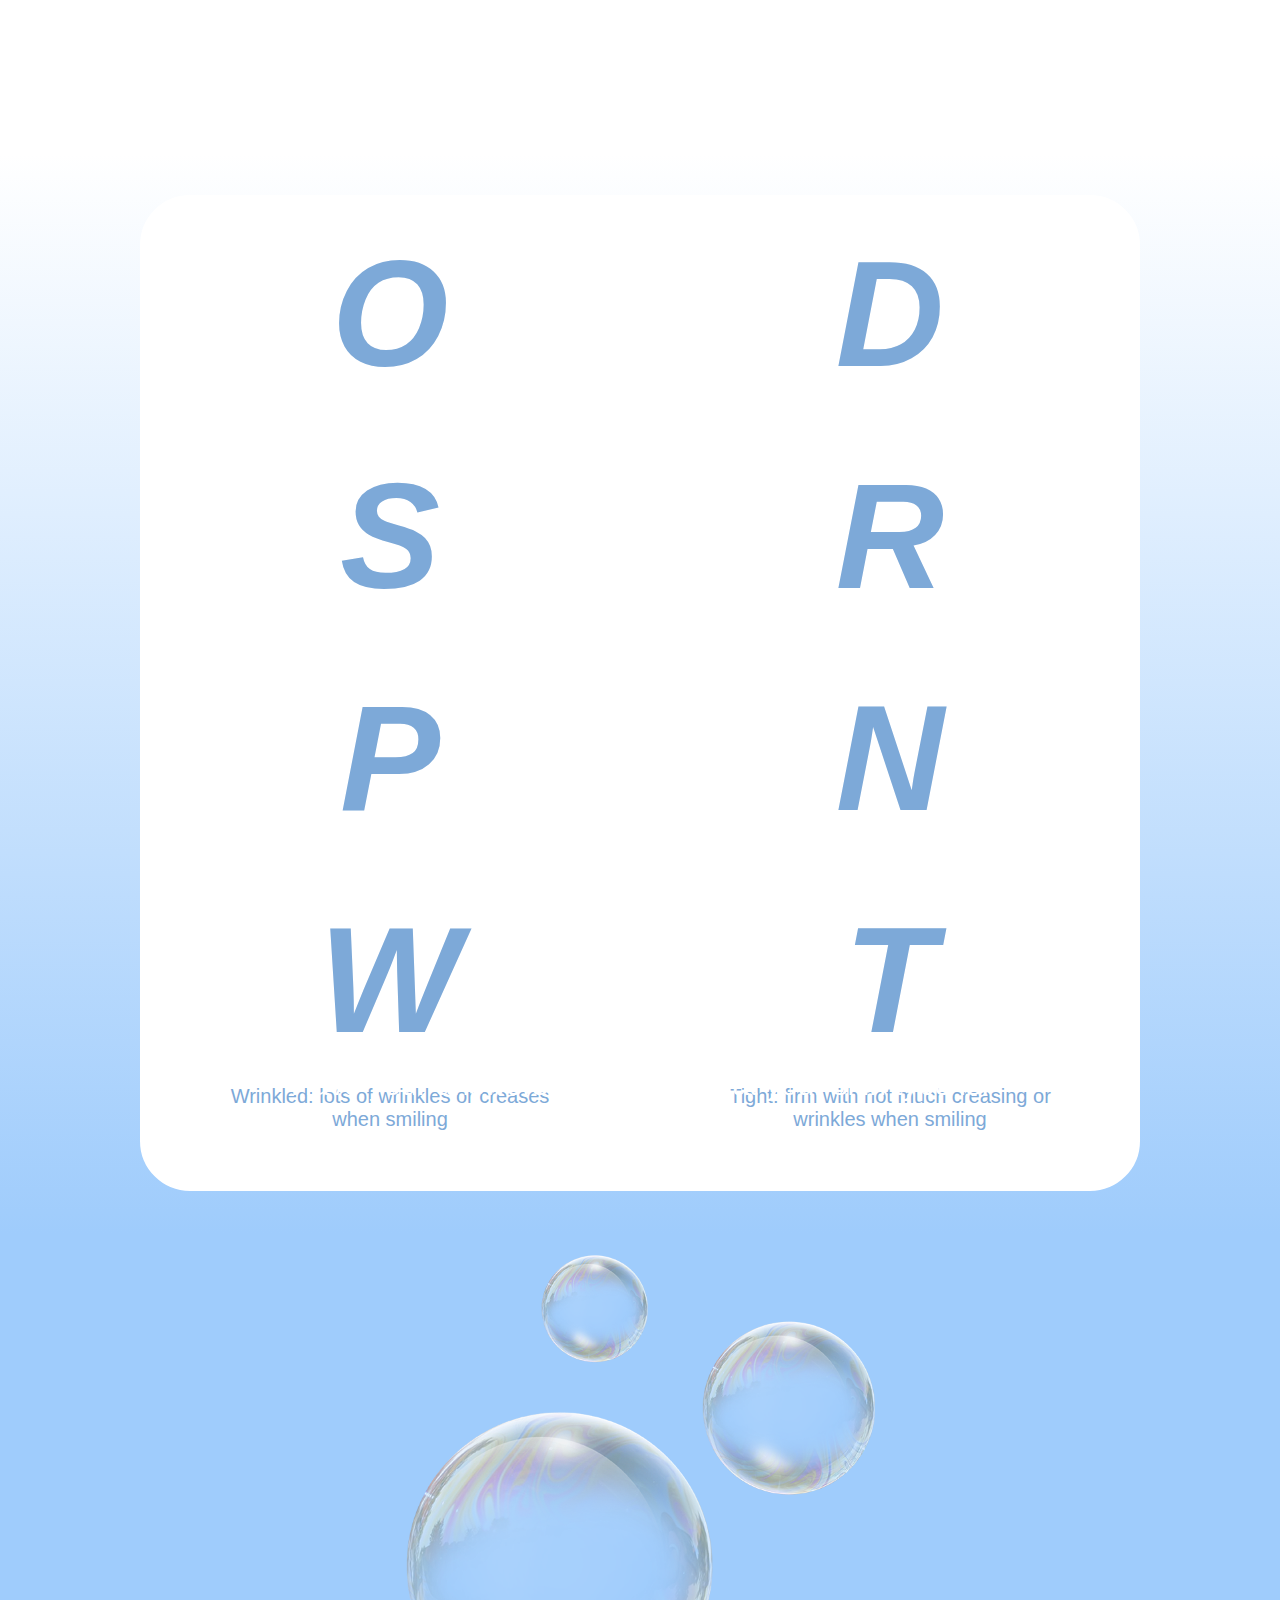
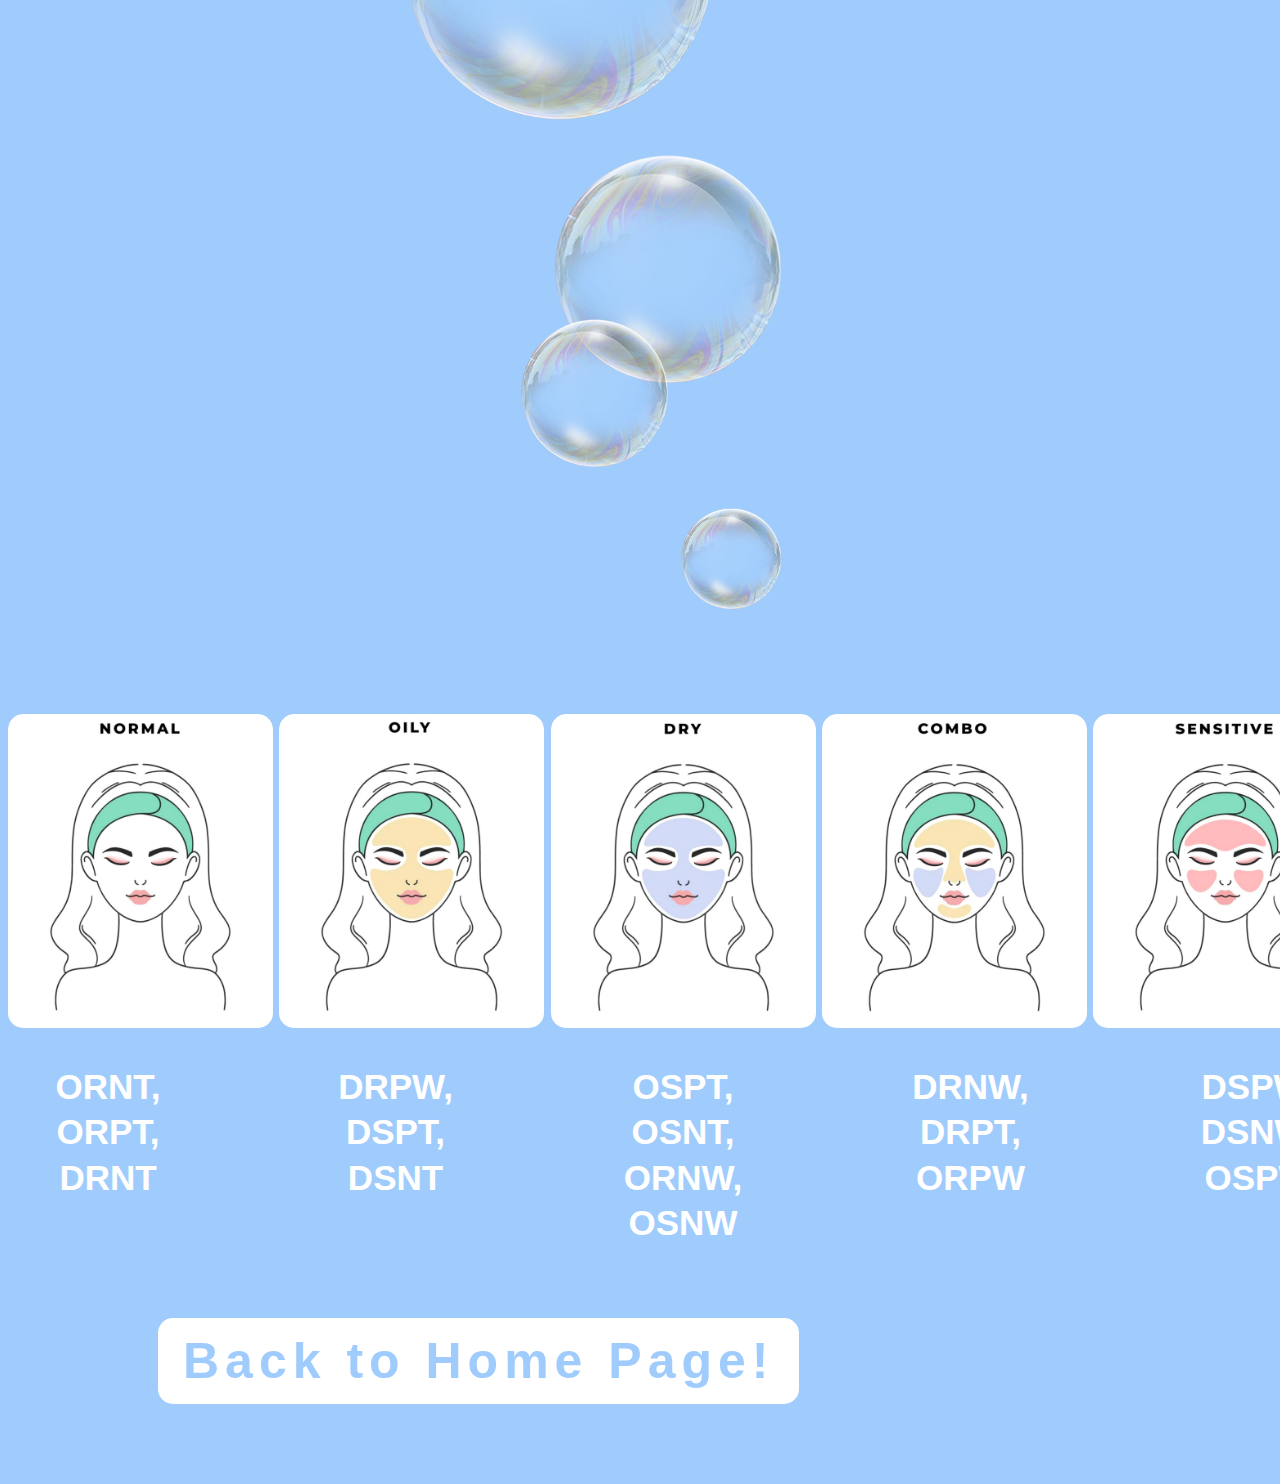
<file: html/0.1.html>
<html>
    <head>
        <title> Skintype quiz </title>
        <link rel="stylesheet" href="stylesheet0.1/0.1.css">
        <link rel="icon" type="image/x-icon" href="../images/bubble.png">
    </head>

    <body>
        <h1> What is your <br>
            Skin Type?</h1>
        <p> Answer four questions, then add up the letters to find your skin type</p>
     
        <div class="parent">
            <div class="child1"> 
                <br>
                <p1>O</p1> 
                <br><br>
                    <p2>Oily: shiny reflection with excess sebum</p2> </div>
            <div class="child2">
                <br>
                <p1>D</p1> 
                <br> <br>
                    <p2>Dry: rough texture that is flaky or scaly</p2> </div>
        </div>
        <br><br><br><br>
        <div class="parent">
            <div class="child1">
                <br>
                <p1>S</p1> 
                <br><br>
                    <p2>Sensitive: commonly experience <br>
                        irritation and itchyness</p2> </div>
            <div class="child2">
                <br>
                <p1>R</p1> 
                <br><br> 
                    <p2>Resistent: does not experience much <br>
                        irritation on skin </p2> </div>
        </div>
        <br><br><br><br>
        <div class="parent">
            <div class="child1">
                <br>
                <p1>P</p1> 
                <br> <br>
                    <p2>Pigmented: hyperpigmentation after scaring <br>
                     or easily tanned, uneven skin tone </p2> </div>
            <div class="child2">
                <br>
                <p1>N</p1> 
                <br><br> 
                    <p2>Non-pigmented: even skin tone, with <br>
                        no pigmentation</p2> </div>
        </div>
        <br><br><br><br>
        <div class="parent">
            <div class="child1">
                <br>
                <p1>W</p1> 
                <br> <br>
                    <p2>Wrinkled: lots of wrinkles or creases <br>
                        when smiling</p2> </div>
            <div class="child2">
                <br>
                <p1>T</p1> 
                <br> <br>
                    <p2>Tight: firm with not much creasing or <br>
                        wrinkles when smiling</p2> </div>
        </div>
        <br><br><br>
        <p id="quizanswer">Have your answers? Lets see what your skin type is!</p>
        <br><br><br><br><br>
        <img class="bubble" src="images0.1/longbubble.png">
        <br><br><br><br><br>
 
        <!-- FACE IMAGE -->
        <div class="parent2">
            <div class="face">
                <a><img class="main" src="images0.1/normal 1.png"></a>
                <a href="1.0.html"><img class="hover" src="images0.1/normal 2.png"></a>
            </div>

            <div class="face">
                <a><img class="main" src="images0.1/oily 1.png"></a>
                <a href="2.0.html"><img class="hover" src="images0.1/oily 2.png"></a>
            </div>

            <div class="face">
                <a><img class="main" src="images0.1/dry 1.png"></a>
                <a href="3.0.html"><img class="hover" src="images0.1/dry 2.png"></a>
            </div>

            <div class="face">
                <a><img class="main" src="images0.1/combo 1.png"></a>
                <a href="4.0.html"><img class="hover" src="images0.1/combo 2.png"></a>
            </div>

            <div class="face">
                <a><img class="main" src="images0.1/sensitive 1.png"></a>
                <a href="5.0.html"><img class="hover" src="images0.1/sensitive 2.png"></a>
            </div>
        </div>
        
        <div class="parent3">
            <div class="typeletter">
                <p id="typeletter">ORNT, ORPT, DRNT</p> 
            </div>

            <div class="typeletter">
                <p id="typeletter">DRPW, DSPT, DSNT</p> 
            </div>

            <div class="typeletter">
                <p id="typeletter">OSPT, OSNT, ORNW, OSNW</p> 
            </div>

            <div class="typeletter">
                <p id="typeletter">DRNW, DRPT, ORPW</p> 
            </div>
            
            <div class="typeletter">
                <p id="typeletter">DSPW, DSNW, OSPW</p> 
            </div>
                
        </div>
<br><br><br>
        <h><a id="recommendations" href="../index.html"> Back to Home Page! </a>
<br><br><br><br>
    </body>
    <br>

</html>
</file>
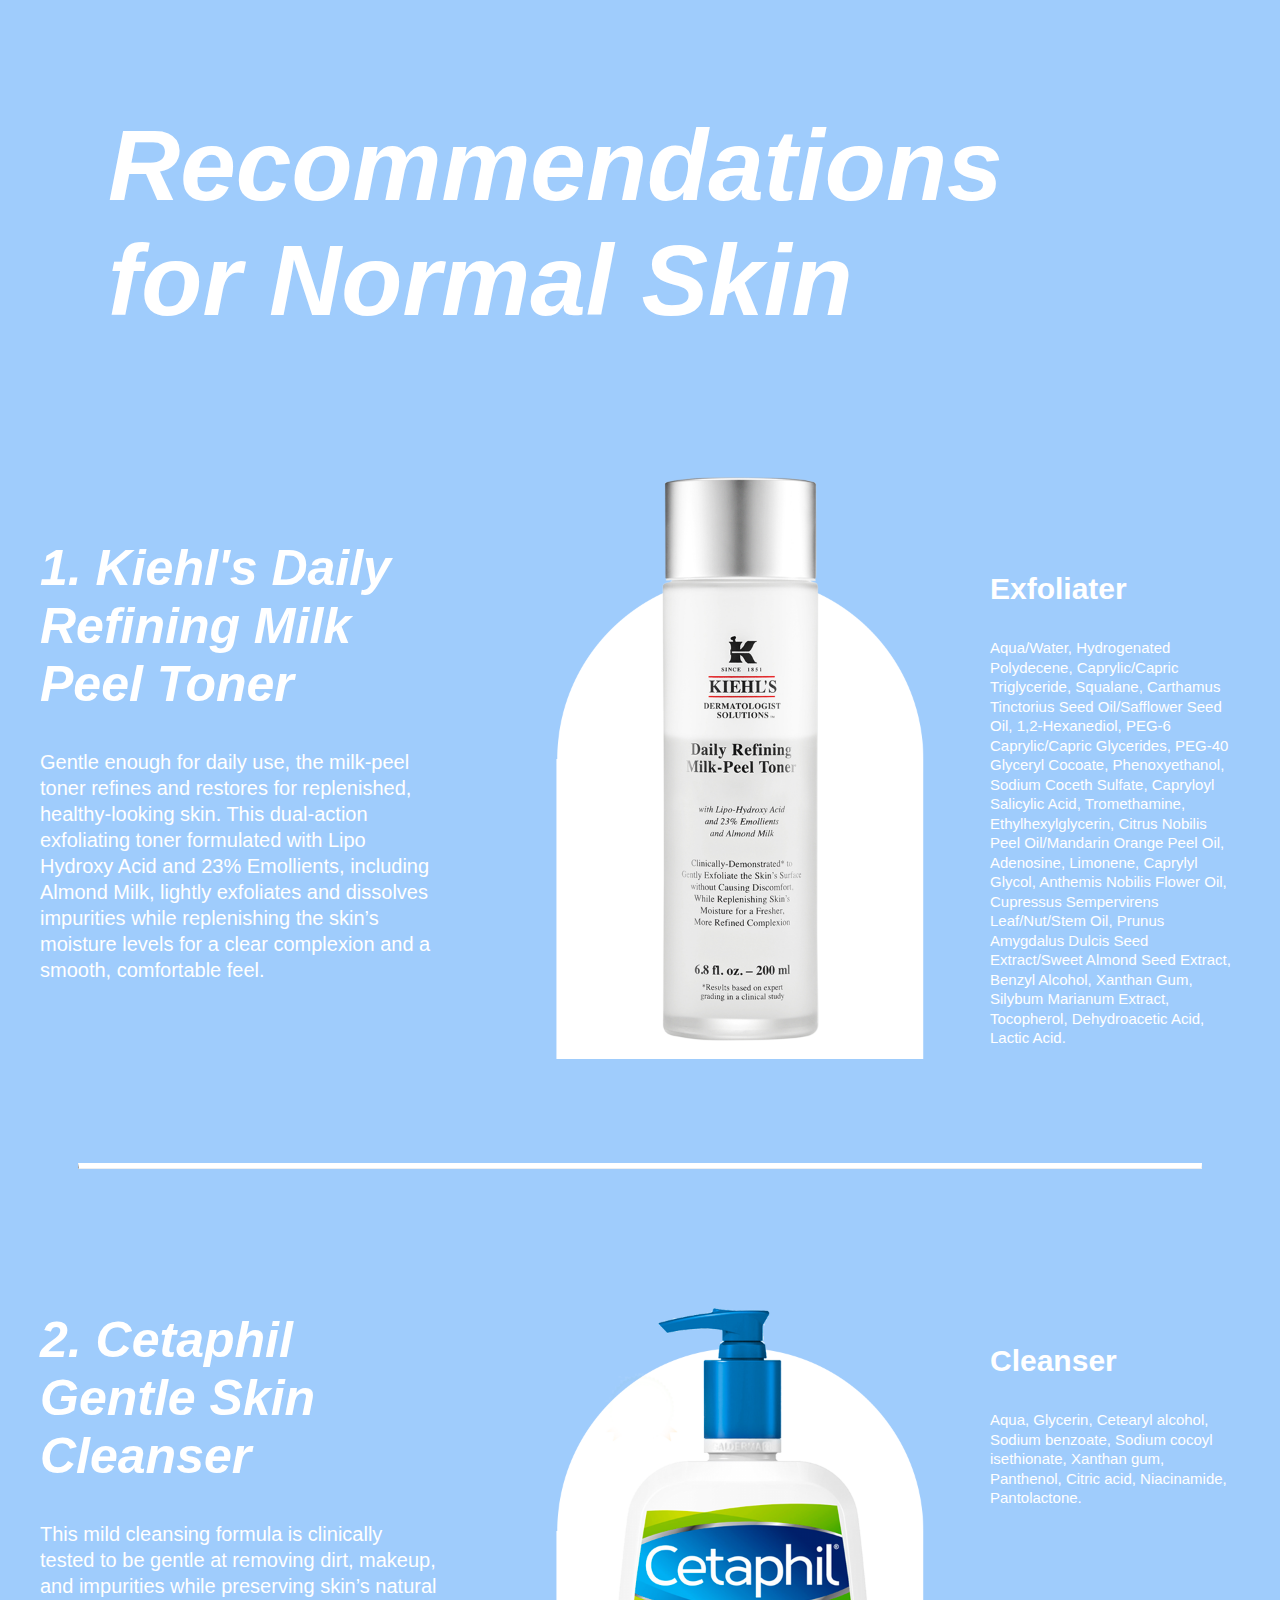
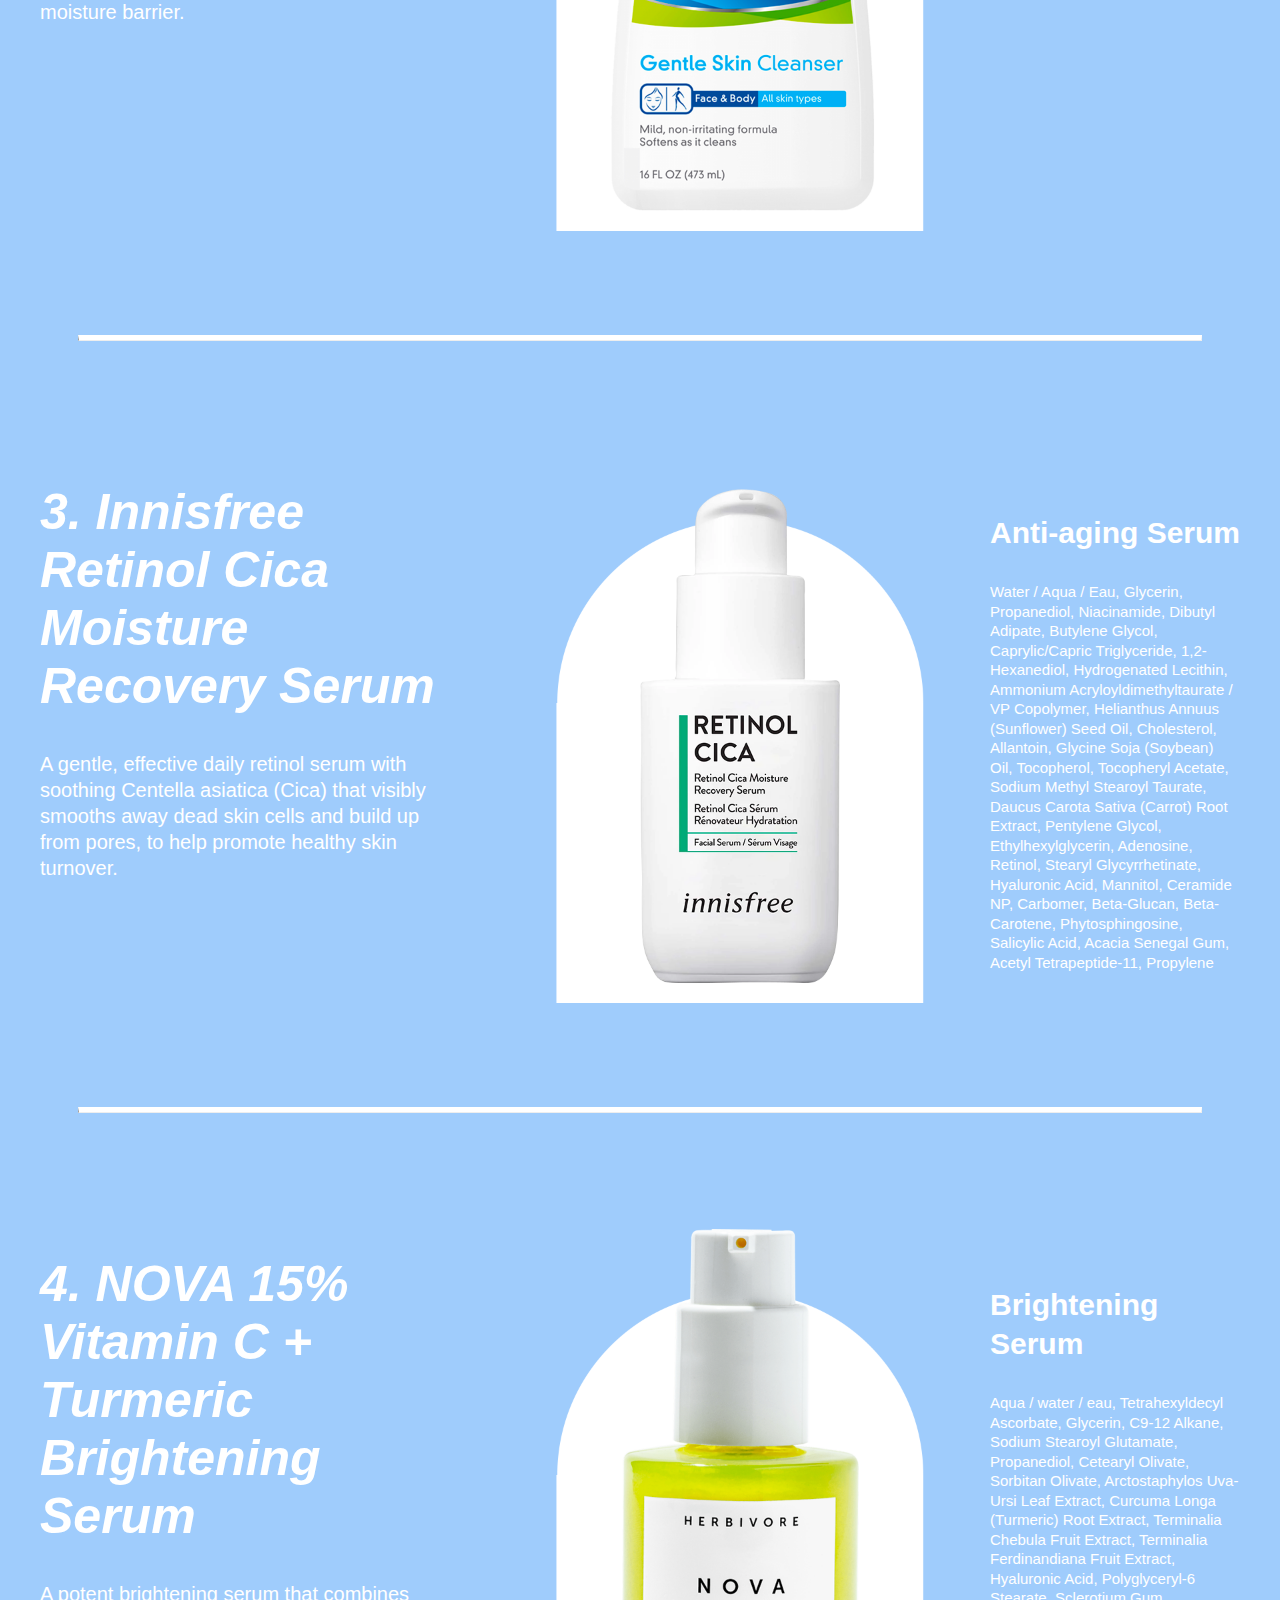
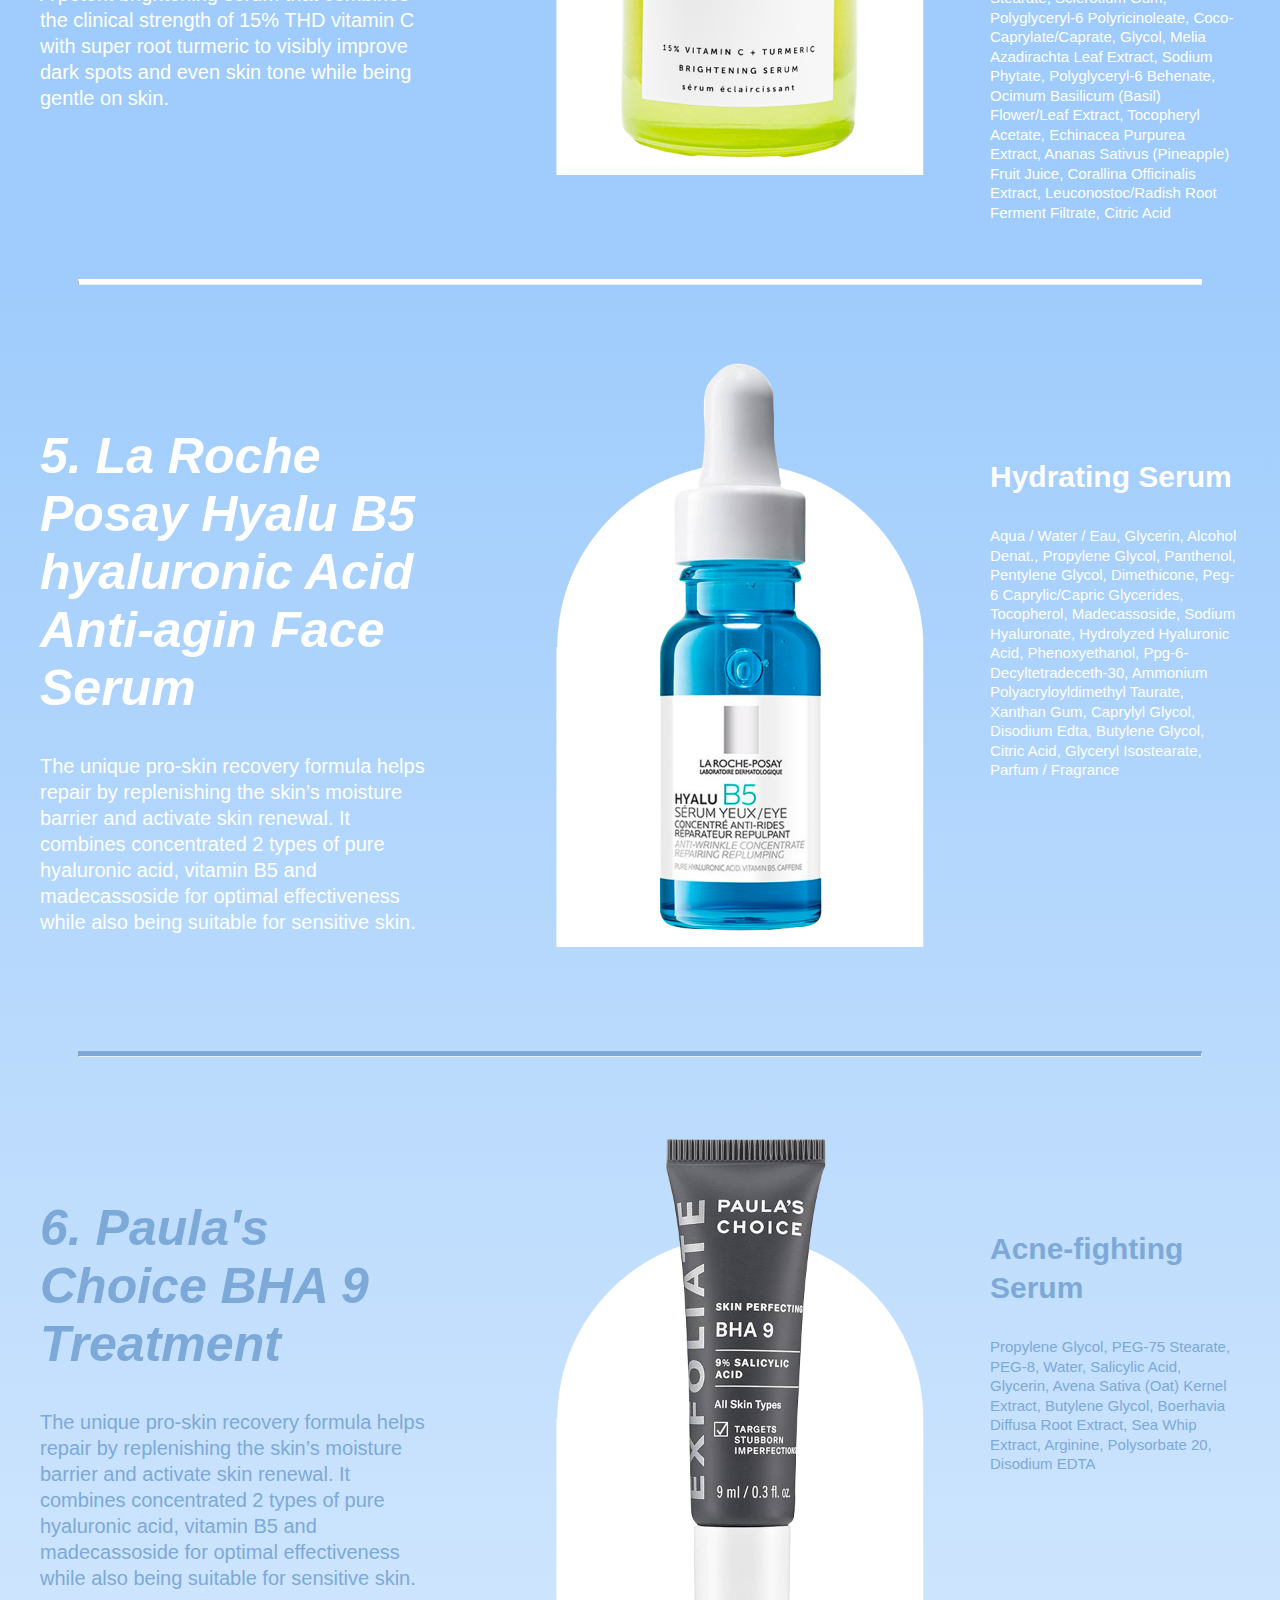
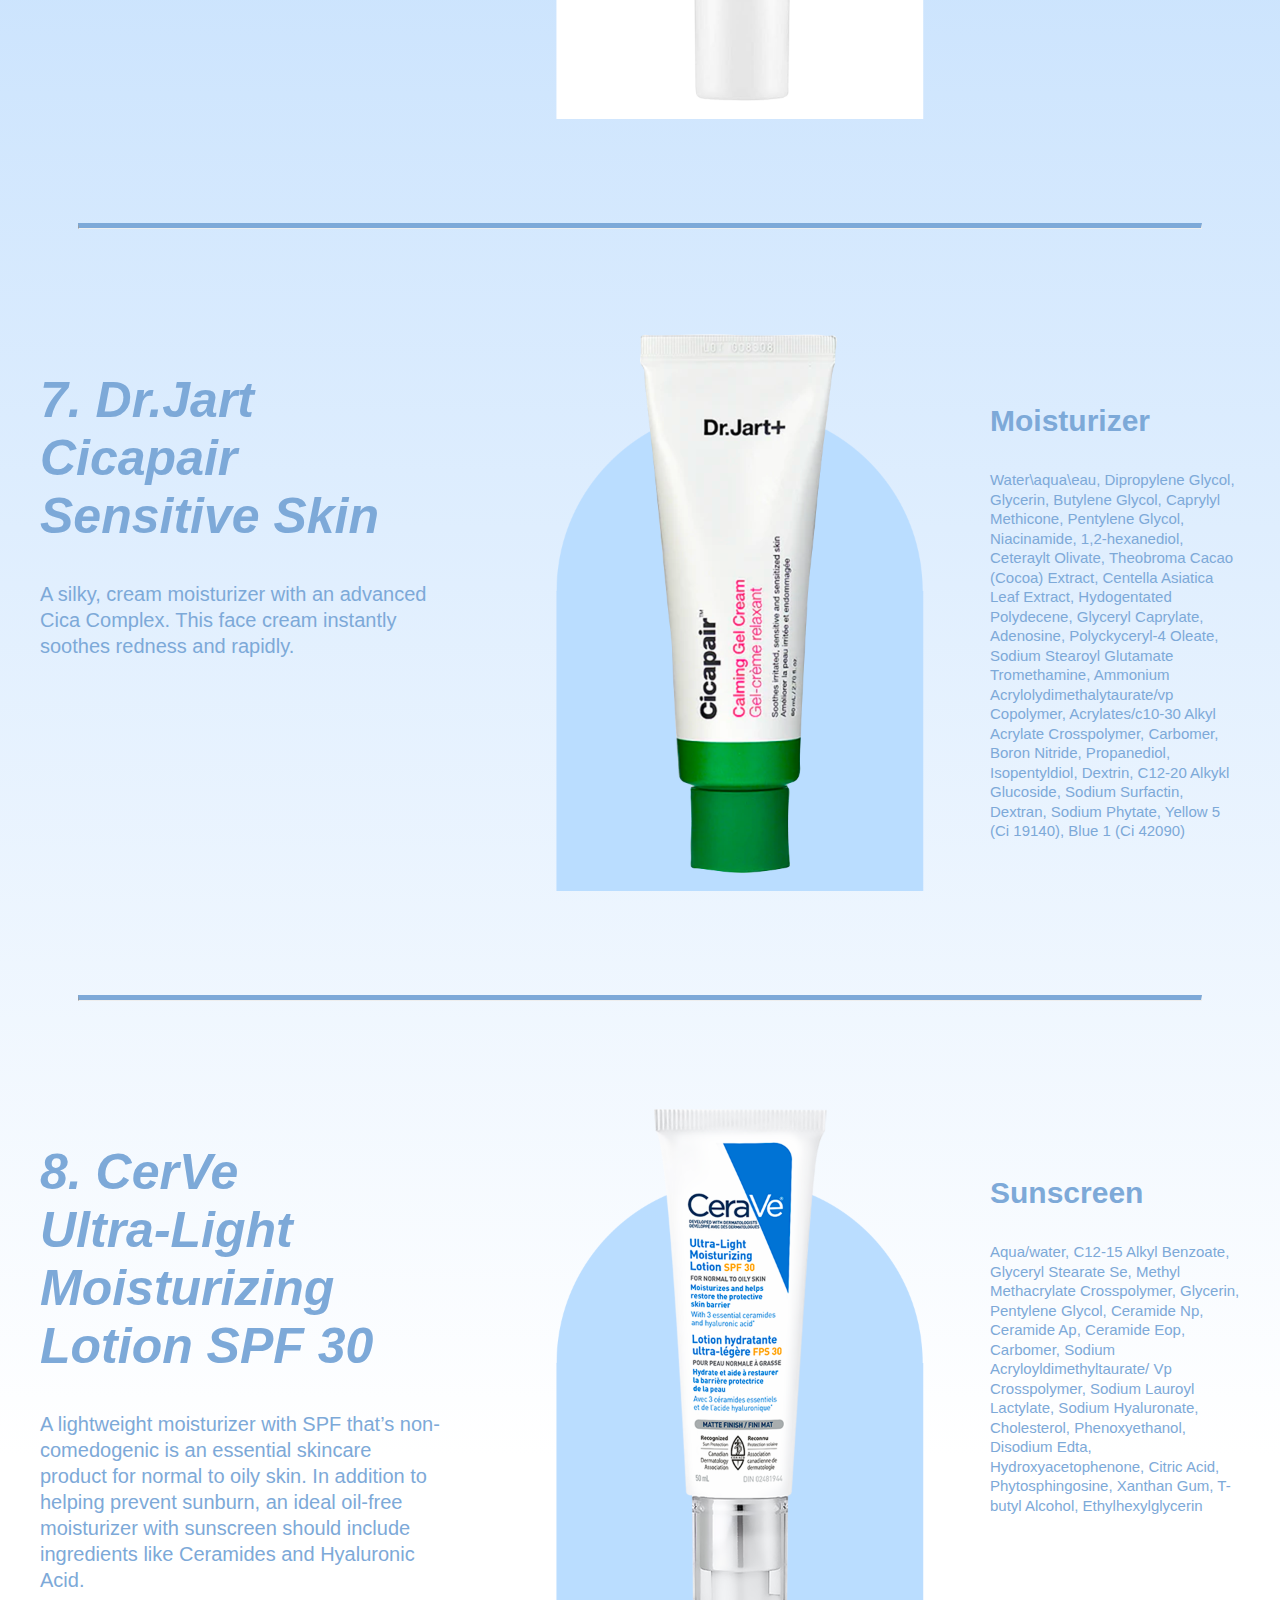
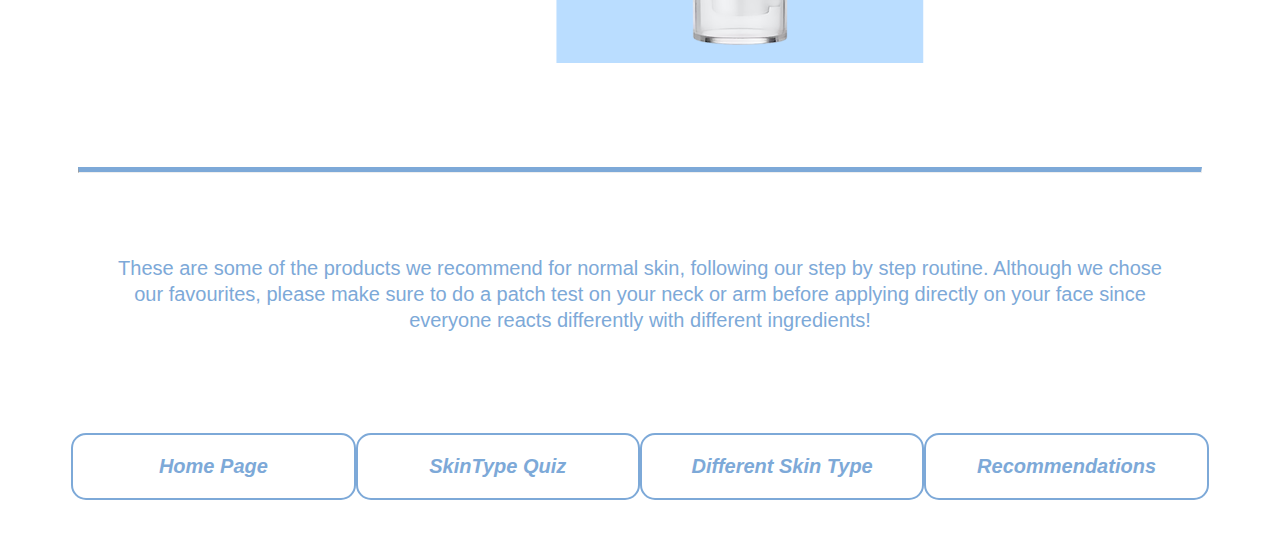
<file: html/1.1.html>
<html>
    <head>
        <title>Product recommendations for Normal Skin</title>
        <link rel="stylesheet" href="stylesheet0.1/1.1.css">
        <link rel="icon" type="image/x-icon" href="../images/bubble.png">
    </head>

    <body>
        <h1>
            Recommendations <br>
            for Normal Skin
        </h1>
        <br><br><br>

        <div class="parent">
            <div class="child1">
                <p1>1. Kiehl's Daily Refining Milk Peel Toner
                </p1><br><br><br>
                <p2> Gentle enough for daily use, the 
                    milk-peel toner refines and restores for 
                    replenished, healthy-looking skin. This 
                    dual-action exfoliating toner formulated 
                    with Lipo Hydroxy Acid and 23% Emollients, 
                    including Almond Milk, lightly exfoliates 
                    and dissolves impurities while replenishing 
                    the skin’s moisture levels for a clear 
                    complexion and a smooth, comfortable feel.
                </p2>
            </div>
            <div class="child2">
                
                 <a href="https://www.kiehls.ca/en/skincare/skin-concerns/lifting-and-firming/daily-refining-milk-peel-toner/WW0115KIE.html">
                    <img src="images0.1/kiehl exfoliater 1.1.png"></a>
                 
                
            </div>
            <div class="child1">
                <p id="step"> Exfoliater </p>
                <p id="ingredients">Aqua/Water, Hydrogenated Polydecene, Caprylic/Capric 
                    Triglyceride, Squalane, Carthamus Tinctorius Seed 
                    Oil/Safflower Seed Oil, 1,2-Hexanediol, PEG-6 
                    Caprylic/Capric Glycerides, PEG-40 Glyceryl 
                    Cocoate, Phenoxyethanol, Sodium Coceth Sulfate, 
                    Capryloyl Salicylic Acid, Tromethamine, 
                    Ethylhexylglycerin, Citrus Nobilis Peel Oil/Mandarin 
                    Orange Peel Oil, Adenosine, Limonene, Caprylyl Glycol, 
                    Anthemis Nobilis Flower Oil, Cupressus Sempervirens 
                    Leaf/Nut/Stem Oil, Prunus Amygdalus Dulcis Seed 
                    Extract/Sweet Almond Seed Extract, Benzyl Alcohol, 
                    Xanthan Gum, Silybum Marianum Extract, Tocopherol, 
                    Dehydroacetic Acid, Lactic Acid.</p>
            </div>
        </div>

        <br><br><br><br><br><br><br><br><br><br><br><br>
        <hr><br><br><br>

        <div class="parent">
            <div class="child1">
                <p1>2. Cetaphil Gentle Skin Cleanser
                </p1><br><br><br>
                <p2> This mild cleansing formula is clinically 
                    tested to be gentle at removing dirt, makeup, 
                    and impurities while preserving skin’s natural 
                    moisture barrier.
                </p2>
            </div>
            <div class="child2">
                <a href="https://www.cetaphil.ca/en/cleansers/gentle-skin-cleanser/772618047102.html">
                <img src="images0.1/cetaphil 1.1.png"></a>
            </div>
            <div class="child1">
                <p id="step"> Cleanser </p>
                <p id="ingredients">Aqua, Glycerin, Cetearyl alcohol, 
                    Sodium benzoate, Sodium cocoyl isethionate, Xanthan gum, 
                    Panthenol, Citric acid, Niacinamide, Pantolactone. </p>
            </div>
        </div>

        <br><br><br><br><br><br><br><br><br><br><br><br>
        <hr><br><br><br>

        <div class="parent">
            <div class="child1">
                <p1>3. Innisfree Retinol Cica Moisture Recovery Serum 
                </p1><br><br><br>
                <p2> A gentle, effective daily retinol serum with 
                    soothing Centella asiatica (Cica) that 
                    visibly smooths away dead skin cells and 
                    build up from pores, to help promote healthy 
                    skin turnover.
                </p2>
            </div>
            <div class="child2">
                <a href="https://us.innisfree.com/products/retinol-cica-moisture-recovery-serum">
                <img src="images0.1/innisfree1.1.png">
                </a>
            </div>
            <div class="child1">
                <p id="step"> Anti-aging Serum </p>
                <p id="ingredients">Water / Aqua / Eau, Glycerin, Propanediol,
                     Niacinamide, Dibutyl Adipate, Butylene Glycol, Caprylic/Capric 
                     Triglyceride, 1,2-Hexanediol, Hydrogenated Lecithin, Ammonium 
                     Acryloyldimethyltaurate / VP Copolymer, Helianthus Annuus 
                     (Sunflower) Seed Oil, Cholesterol, Allantoin, Glycine Soja 
                     (Soybean) Oil, Tocopherol, Tocopheryl Acetate, Sodium Methyl 
                     Stearoyl Taurate, Daucus Carota Sativa (Carrot) Root Extract,
                     Pentylene Glycol, Ethylhexylglycerin, Adenosine, Retinol, 
                     Stearyl Glycyrrhetinate, Hyaluronic Acid, Mannitol, 
                     Ceramide NP, Carbomer, Beta-Glucan, Beta-Carotene, Phytosphingosine, 
                     Salicylic Acid, Acacia Senegal Gum, Acetyl Tetrapeptide-11, Propylene 
                    </p>
            </div>
        </div>

        <br><br><br><br><br><br><br><br><br><br><br><br>
        <hr><br><br><br>

        <div class="parent">
            <div class="child1">
                <p1>4. NOVA 15% Vitamin C + Turmeric Brightening Serum
                </p1><br><br><br>
                <p2> A potent brightening serum that combines the
                    clinical strength of 15% THD vitamin C with 
                    super root turmeric to visibly improve dark 
                    spots and even skin tone while being gentle 
                    on skin.
                </p2>
            </div>
            <div class="child2">
                <a href="https://www.herbivorebotanicals.com/products/nova-15-vitamin-c-turmeric-brightening-serum">
                    <img src="images0.1/herbivore1.1.png">
                </a>
            </div>
            <div class="child1">
                <p id="step"> Brightening Serum </p>
                <p id="ingredients"> Aqua / water / eau, Tetrahexyldecyl 
                Ascorbate, Glycerin, C9-12 Alkane, Sodium Stearoyl 
                Glutamate, Propanediol, Cetearyl Olivate, Sorbitan Olivate, 
                Arctostaphylos Uva-Ursi Leaf Extract, Curcuma Longa 
                (Turmeric) Root Extract, Terminalia Chebula Fruit Extract, 
                Terminalia Ferdinandiana Fruit Extract, Hyaluronic Acid, 
                Polyglyceryl-6 Stearate, Sclerotium Gum, Polyglyceryl-6 
                Polyricinoleate, Coco-Caprylate/Caprate, Glycol, Melia 
                Azadirachta Leaf Extract, Sodium Phytate,  
                Polyglyceryl-6 Behenate, Ocimum Basilicum (Basil) Flower/Leaf 
                Extract, Tocopheryl Acetate, Echinacea Purpurea Extract, 
                Ananas Sativus (Pineapple) Fruit Juice, Corallina Officinalis 
                Extract, Leuconostoc/Radish Root Ferment Filtrate, Citric Acid </p>
            </div>
        </div>

        <br><br><br><br><br><br><br><br><br><br><br><br>
        <hr><br><br><br>

        <div class="parent">
            <div class="child1">
                <p1>5. La Roche Posay Hyalu B5 hyaluronic Acid Anti-agin Face Serum
                </p1><br><br><br>
                <p2> The unique pro-skin recovery formula helps 
                    repair by replenishing the skin’s moisture 
                    barrier and activate skin renewal. It 
                    combines concentrated 2 types of pure 
                    hyaluronic acid, vitamin B5 and madecassoside 
                    for optimal effectiveness while also being 
                    suitable for sensitive skin.
                </p2>
            </div>
            <div class="child2">
                <a href="https://www.laroche-posay.ca/en_CA/hyalu-b5-anti-aging-serum/3337875583626.html">
                <img src="images0.1/larocheposay.png">
                </a>
            </div>
            <div class="child1">
                <p id="step"> Hydrating Serum </p>
                <p id="ingredients"> Aqua / Water / Eau, Glycerin, Alcohol 
                    Denat., Propylene Glycol, Panthenol, Pentylene Glycol, 
                    Dimethicone, Peg-6 Caprylic/Capric Glycerides, Tocopherol, 
                    Madecassoside, Sodium Hyaluronate, Hydrolyzed Hyaluronic 
                    Acid, Phenoxyethanol, Ppg-6-Decyltetradeceth-30, Ammonium 
                    Polyacryloyldimethyl Taurate, Xanthan Gum, Caprylyl Glycol, 
                    Disodium Edta, Butylene Glycol, Citric Acid, Glyceryl 
                    Isostearate, Parfum / Fragrance </p>

                
            </div>
        </div>

        <br><br><br><br><br><br><br><br><br><br><br><br>
        <hr class="hr2"><br><br><br>

        <div class="parent">
            <div class="child1">
                <p3>6. Paula's Choice BHA 9 Treatment
                </p3><br><br><br>
                <p4> The unique pro-skin recovery formula helps 
                    repair by replenishing the skin’s moisture 
                    barrier and activate skin renewal. It 
                    combines concentrated 2 types of pure 
                    hyaluronic acid, vitamin B5 and madecassoside 
                    for optimal effectiveness while also being 
                    suitable for sensitive skin.
                </p4>
            </div>
            <div class="child2">
                <a href="https://www.paulaschoice.com/bha-9-treatment/773.html">
                    <img src="images0.1/paula1.1.png">
                </a>
            </div>
            <div class="child1">
                <p id="step2"> Acne-fighting Serum </p>
                <p id="ingredients2"> Propylene Glycol⁠, PEG-75 Stearate⁠, PEG-8⁠, 
                    Water⁠, Salicylic Acid⁠, Glycerin⁠, Avena Sativa (Oat) Kernel 
                    Extract⁠, Butylene Glycol⁠, Boerhavia Diffusa Root Extract⁠, 
                    Sea Whip Extract⁠, Arginine⁠, Polysorbate 20⁠, Disodium EDTA⁠
                </p>
            </div>
        </div>

        <br><br><br><br><br><br><br><br><br><br><br><br>
        <hr class="hr2"><br><br><br>

        <div class="parent">
            <div class="child1">
                <p3>7. Dr.Jart Cicapair Sensitive Skin
                </p3><br><br><br>
                <p4> A silky, cream moisturizer with an advanced 
                    Cica Complex. This face cream instantly soothes 
                    redness and rapidly.
                </p4>
            </div>
            <div class="child2">
                <a href="https://www.drjart.com/product/28258/116794/moisturizers/cicapairtm-cooling-gel-moisturizer-for-redness?size=50_mL_%2F_1.69_fl._oz.">
                    <img src="images0.1/dr.jart1.1.png">
                </a>
            </div>
            <div class="child1">
                <p id="step2"> Moisturizer </p>
                <p id="ingredients2"> Water\aqua\eau, Dipropylene Glycol, 
                    Glycerin, Butylene Glycol, Caprylyl Methicone, Pentylene 
                    Glycol, Niacinamide, 1,2-hexanediol, Ceteraylt Olivate, 
                    Theobroma Cacao (Cocoa) Extract, Centella Asiatica Leaf 
                    Extract, Hydogentated Polydecene, Glyceryl Caprylate,
                    Adenosine, Polyckyceryl-4 Oleate, Sodium Stearoyl Glutamate
                    Tromethamine, Ammonium Acrylolydimethalytaurate/vp Copolymer, 
                    Acrylates/c10-30 Alkyl Acrylate Crosspolymer, Carbomer, Boron 
                    Nitride, Propanediol, Isopentyldiol, Dextrin, C12-20 Alkykl 
                    Glucoside, Sodium Surfactin, Dextran, Sodium Phytate, Yellow 
                    5 (Ci 19140), Blue 1 (Ci 42090)
                </p>
            </div>
        </div>

        <br><br><br><br><br><br><br><br><br><br><br><br>
        <hr class="hr2"> <br><br><br>

        <div class="parent">
            <div class="child1">
                <p3>8. CerVe <br>Ultra-Light Moisturizing Lotion SPF 30
                </p3><br><br><br>
                <p4> A lightweight moisturizer with SPF that’s 
                    non-comedogenic is an essential skincare product 
                    for normal to oily skin. In addition to helping 
                    prevent sunburn, an ideal oil-free moisturizer 
                    with sunscreen should include ingredients like 
                    Ceramides and Hyaluronic Acid.
                </p4>
            </div>
            <div class="child2">
                <a href="https://www.cerave.ca/en-ca/skincare/moisturizers/ultra-light-moisturizing-lotion-spf-30">
                    <img src="images0.1/cerave.png">
                </a>
            </div>
            <div class="child1">
                <p id="step2"> Sunscreen </p>
                <p id="ingredients2"> Aqua/water, C12-15 Alkyl Benzoate,
                    Glyceryl Stearate Se, Methyl Methacrylate Crosspolymer, 
                    Glycerin, Pentylene Glycol, Ceramide Np, Ceramide Ap, 
                    Ceramide Eop, Carbomer, Sodium Acryloyldimethyltaurate/
                    Vp Crosspolymer, Sodium Lauroyl Lactylate, Sodium 
                    Hyaluronate, Cholesterol, Phenoxyethanol, Disodium Edta, 
                    Hydroxyacetophenone, Citric Acid, Phytosphingosine, 
                    Xanthan Gum, T-butyl Alcohol, Ethylhexylglycerin
                </p>
            </div>
        </div>

        <br><br><br><br><br><br><br><br><br><br><br><br>
        <hr class="hr2"> <br><br><br>

        <p id="explain">
            These are some of the products we recommend for normal skin, following our step by step routine. 
            Although we chose our favourites, please make sure to do a patch test on your neck or arm before
            applying directly on your face since everyone reacts differently with different ingredients!
        </p>

        <div class="parent2">
            <div class="child3"> 
                <a id="pagebar-home" href="../index.html"> Home Page</a> 
            </div>
            <div class="child3"> 
                <a id="pagebar-quiz" href="0.1.html">SkinType Quiz</a> 
            </div>
            <div class="child3"> 
                <div class="dropdown">
                    <a id="pagebar-skin-type" class="dropbtn">Different Skin Type</a> 
                    <div class="dropdown-content">
                        <a href="1.0.html">Normal Skin</a>
                        <a href="2.0.html">Oily Skin</a>
                        <a href="3.0.html">Dry Skin</a>
                        <a href="4.0.html">Combination Skin</a>
                        <a href="5.0.html">Sensitive Skin</a>
                    </div>
                </div>
            </div>
            <div class="child3"> 
                <div class="dropdown">
                    <a id="pagebar-products" class="dropbtn">Recommendations</a> 
                    <div class="dropdown-content">
                        <a href="1.1.html">Normal Skin</a>
                        <a href="2.1.html">Oily Skin</a>
                        <a href="3.1.html">Dry Skin</a>
                        <a href="4.1.html">Combination Skin</a>
                        <a href="5.1.html">Sensitive Skin</a>

                    </div>
                </div>
            </div>
        </div>
        
        <script>

            document.querySelectorAll(".dropdown .dropbtn").forEach(function(dropdownBtn) {
            dropdownBtn.addEventListener("click", function() {
            var dropdownContent = this.parentNode.querySelector('.dropdown-content');
            dropdownContent.classList.toggle("show");
            });
        });

// Close the dropdown menu if the user clicks outside of it
window.onclick = function(event) {
    if (!event.target.matches('.dropbtn')) {
        var dropdowns = document.getElementsByClassName("dropdown-content");
        for (var i = 0; i < dropdowns.length; i++) {
            var openDropdown = dropdowns[i];
            if (openDropdown.classList.contains('show')) {
                openDropdown.classList.remove('show');
            }
        }
    }
}
        </script>
    </body>
</html>
</file>
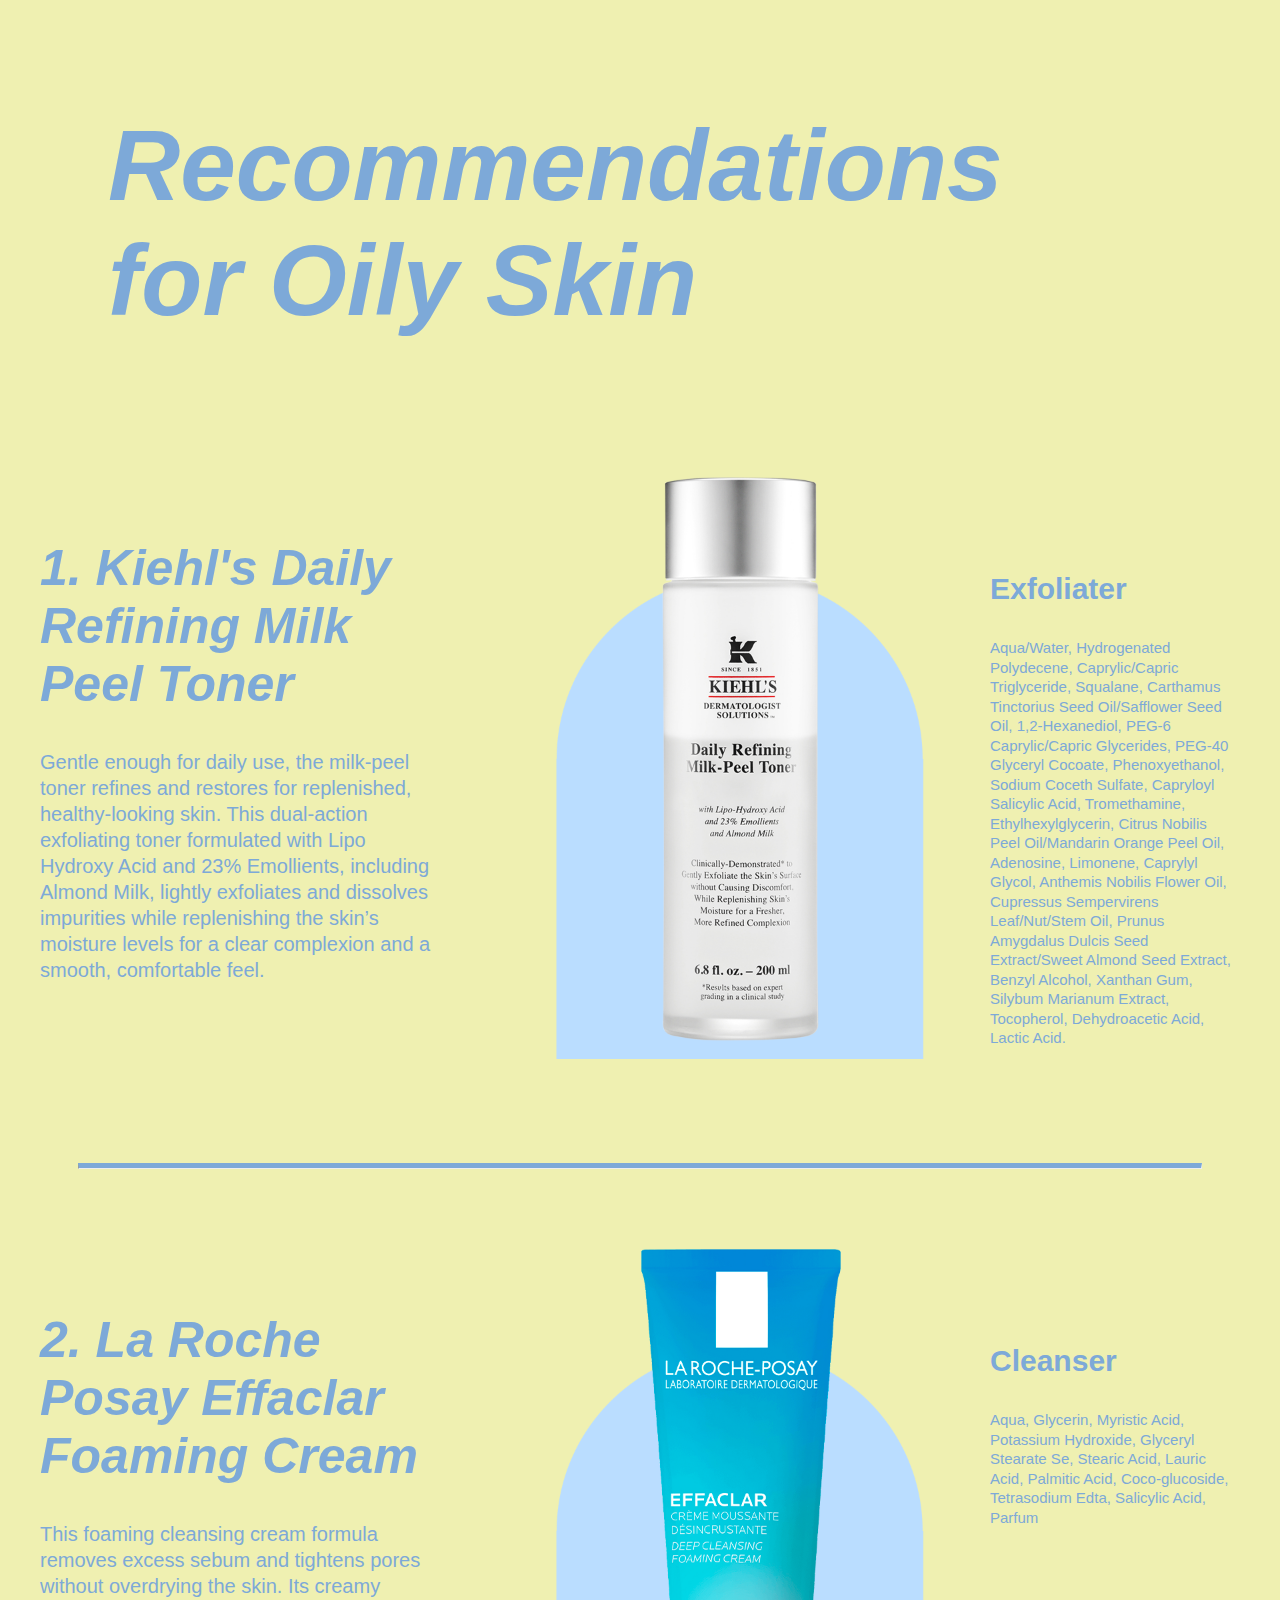
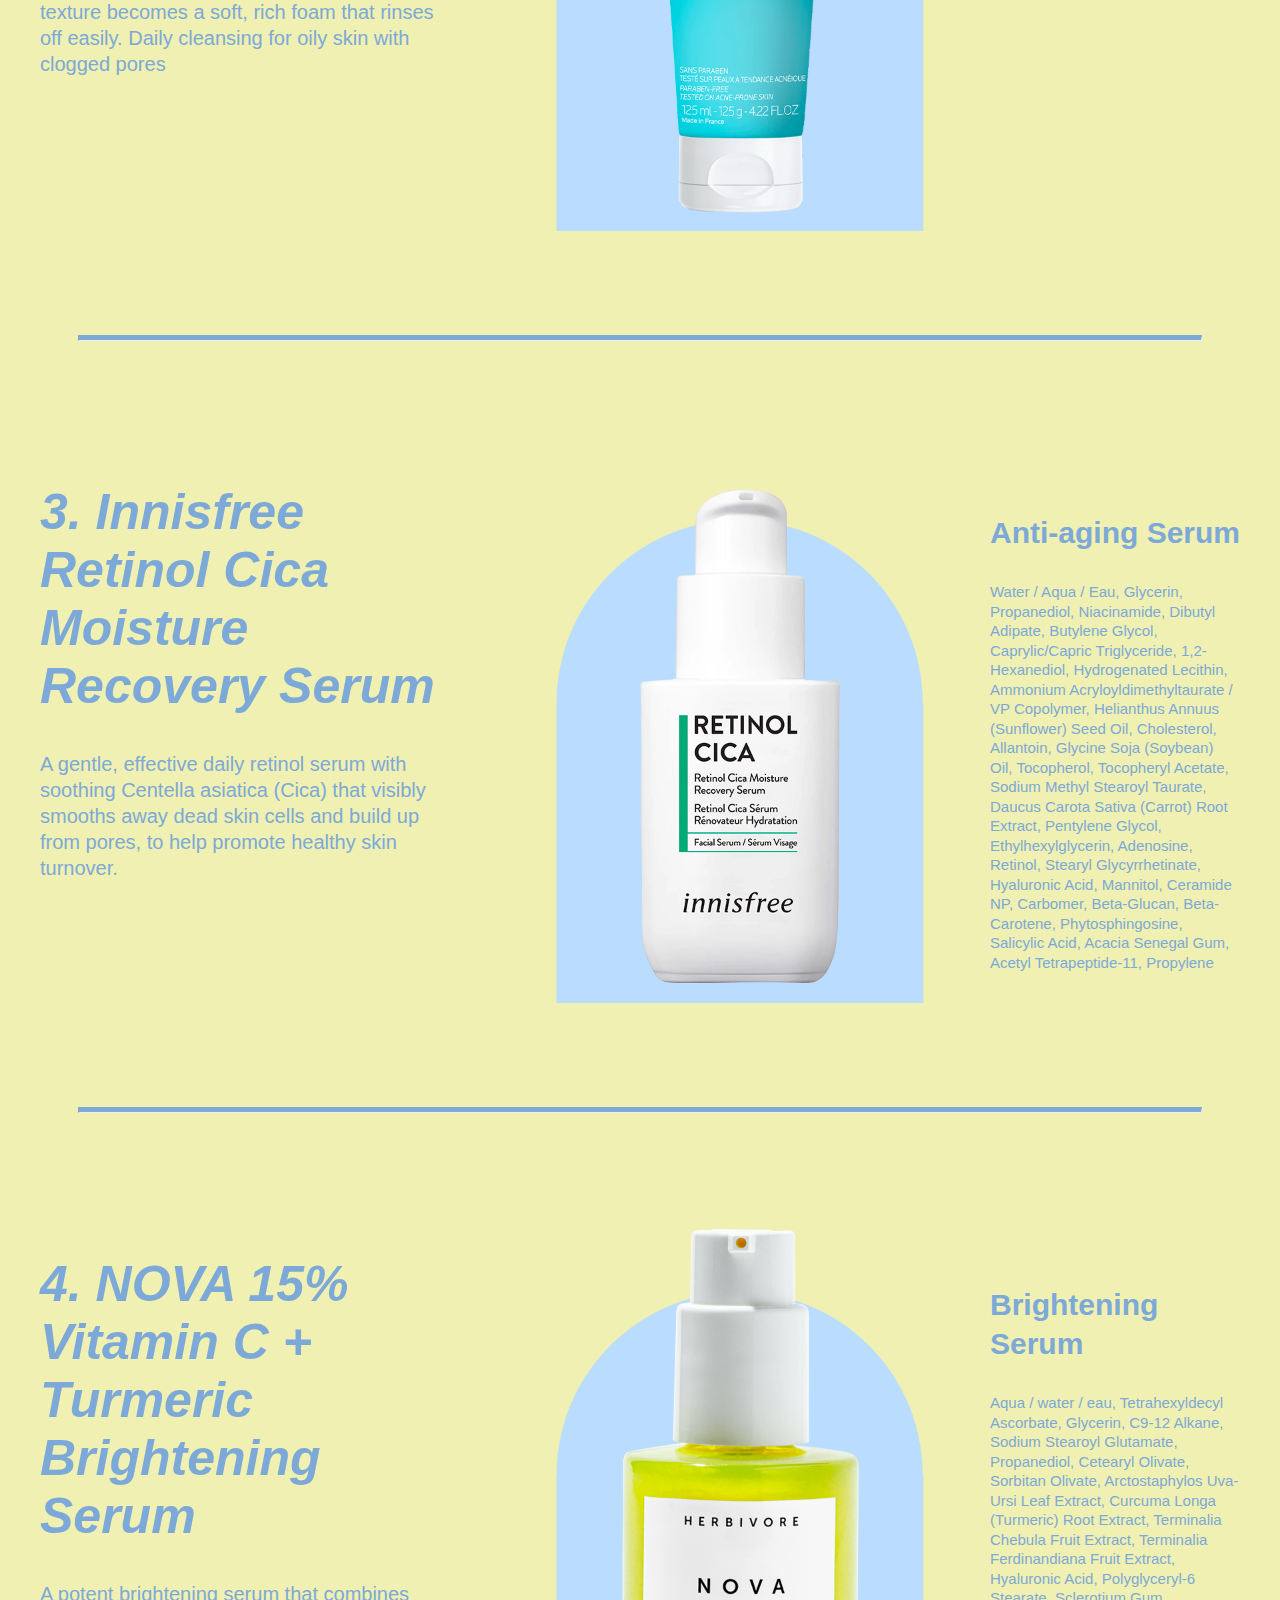
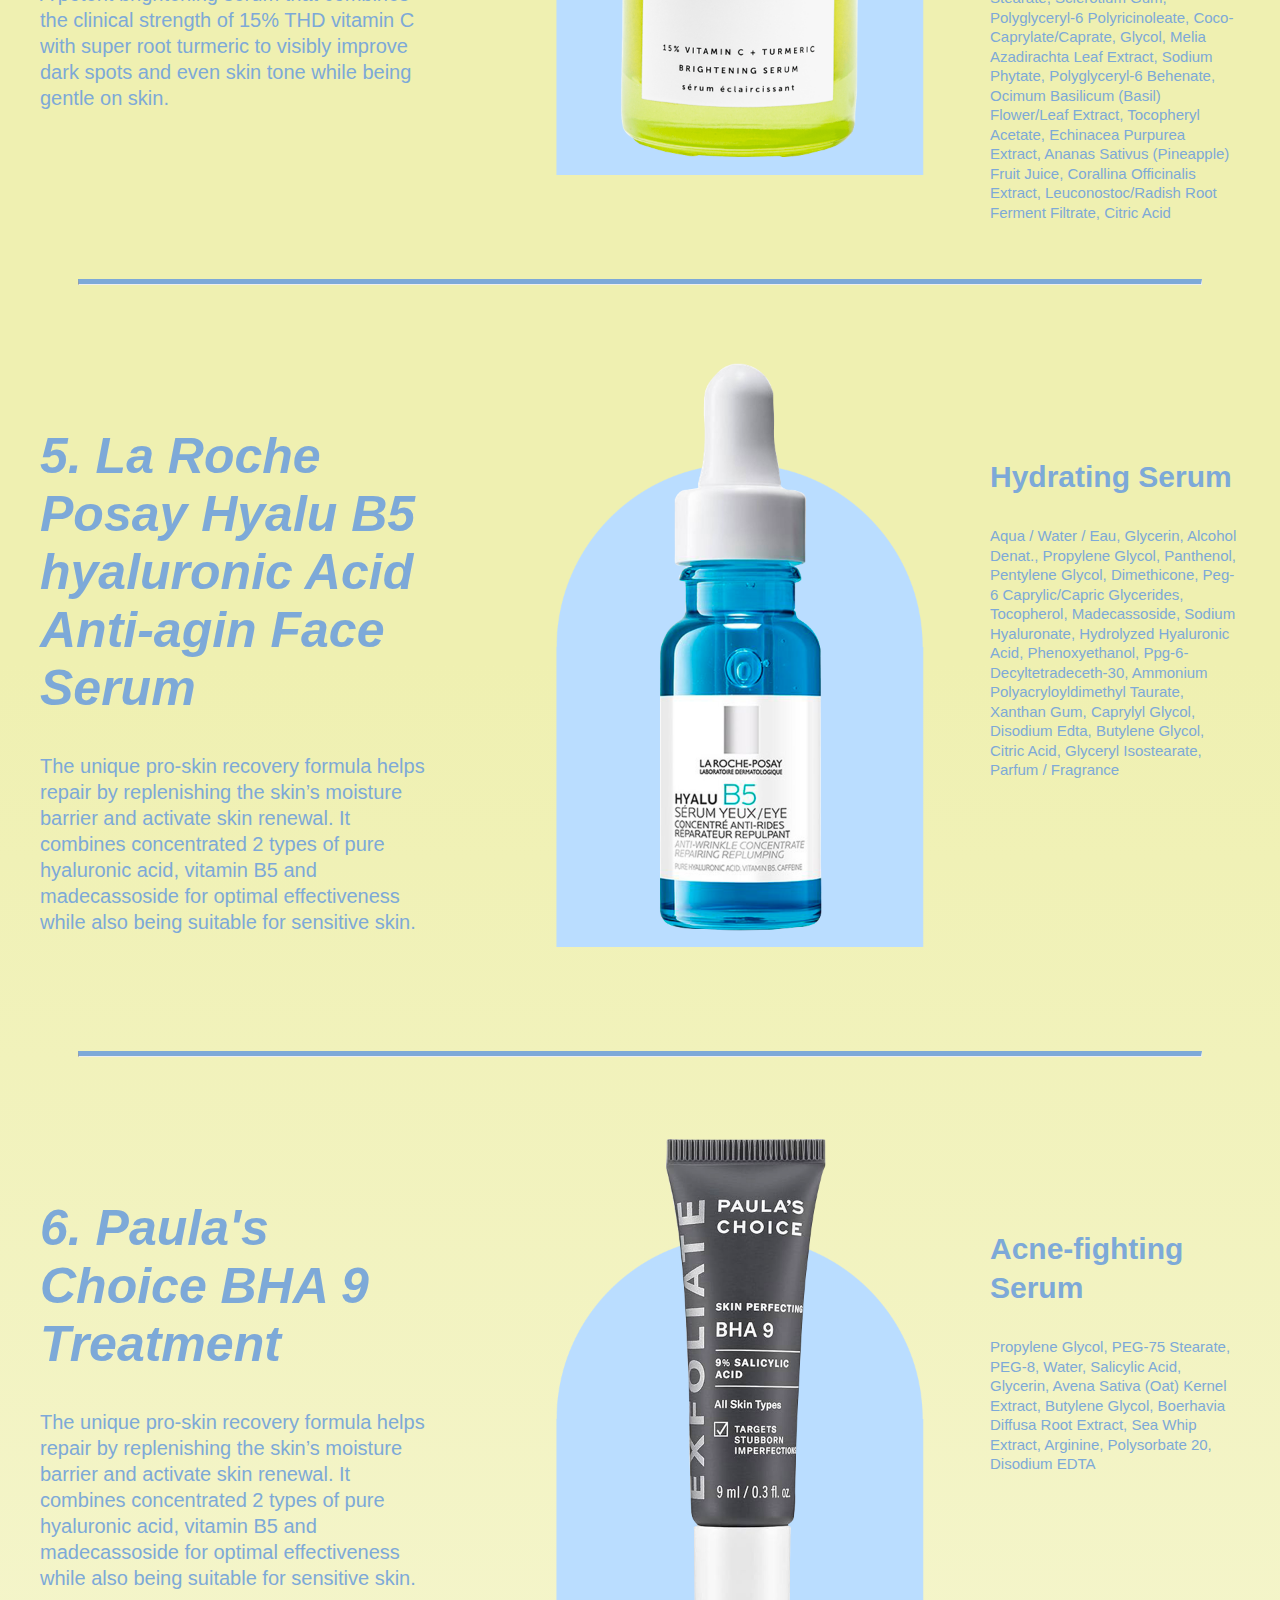
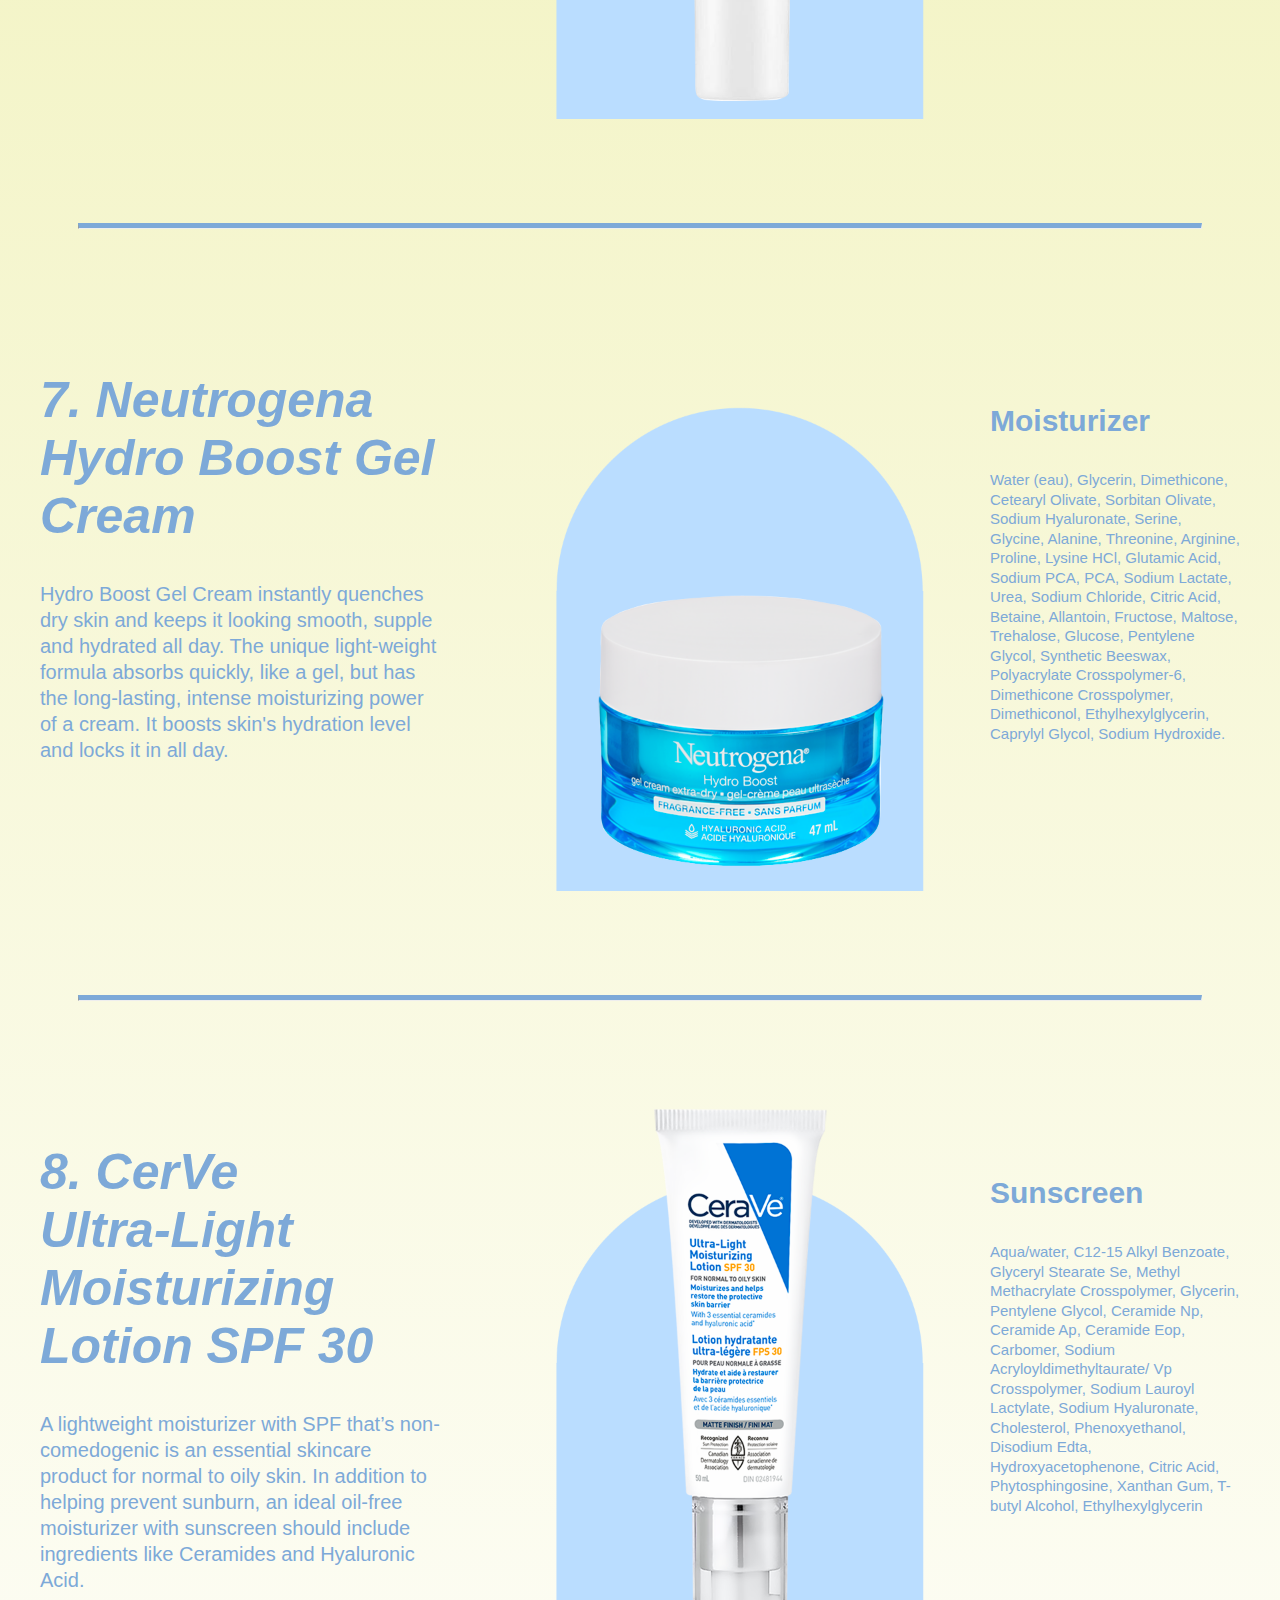
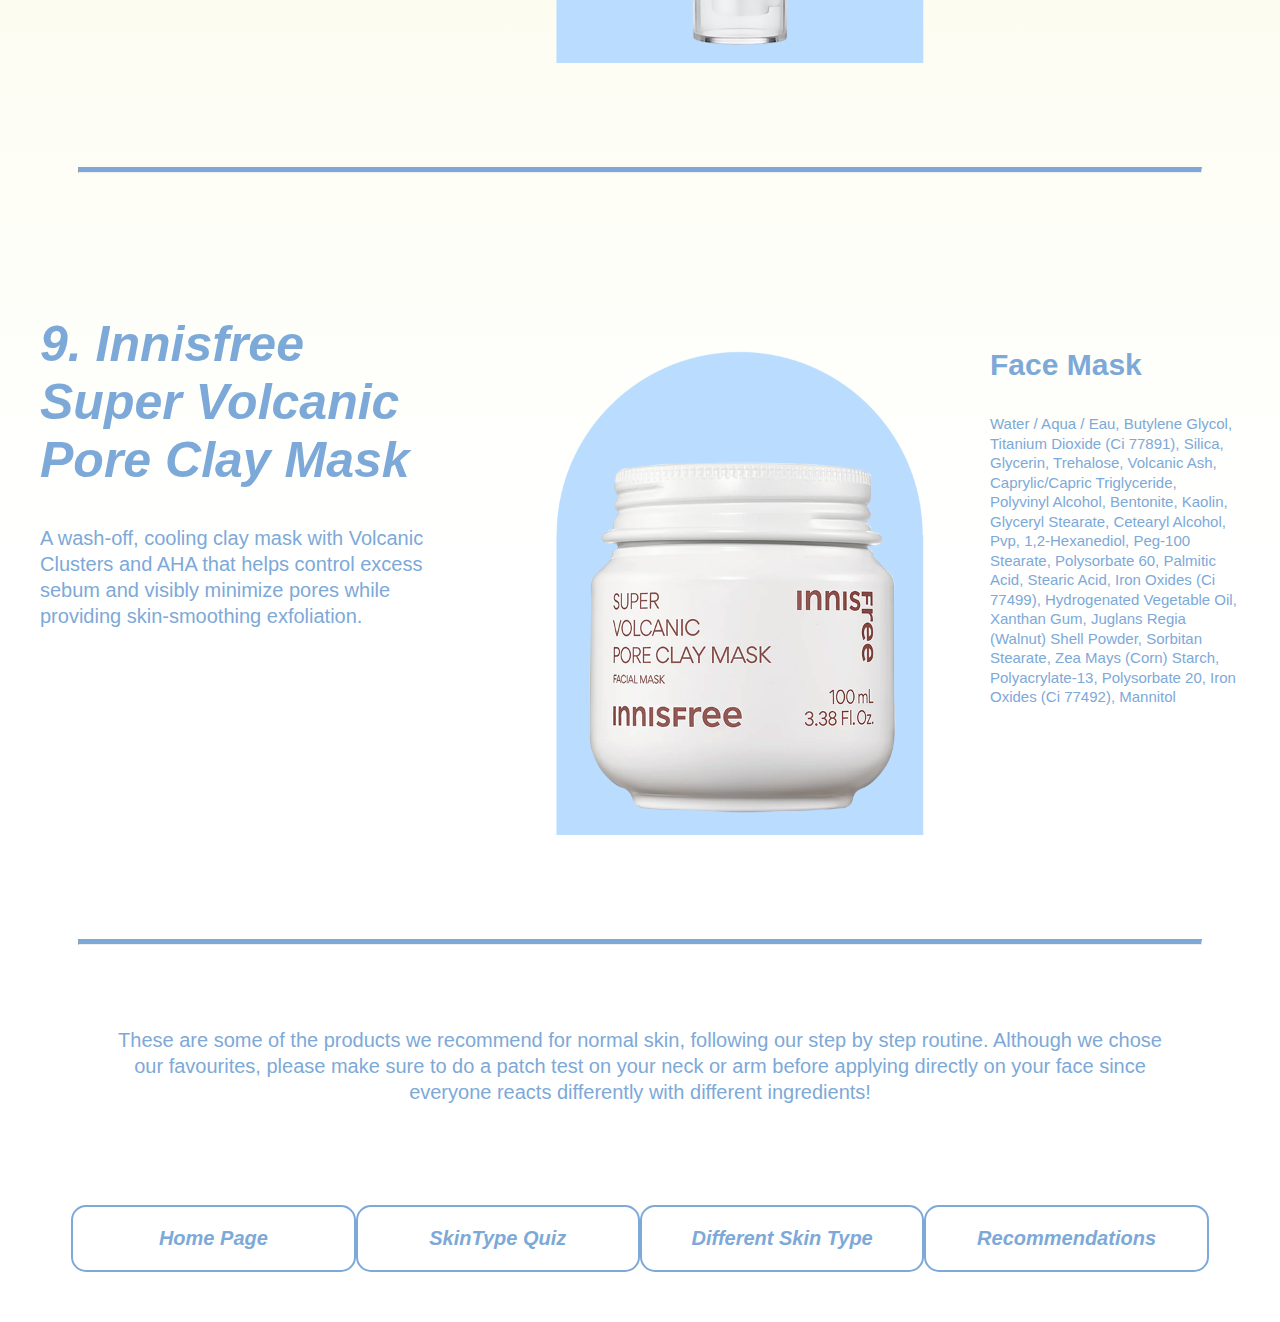
<file: html/2.1.html>
<html>
    <head>
        <title>Product recommendations for Oily Skin</title>
        <link rel="stylesheet" href="stylesheet0.1/2.1.css">
        <link rel="icon" type="image/x-icon" href="../images/bubble.png">
    </head>

    <body>
        <h1>
            Recommendations <br>
            for Oily Skin
        </h1>
        <br><br><br>

        <div class="parent">
            <div class="child1">
                <p1>1. Kiehl's Daily Refining Milk Peel Toner
                </p1><br><br><br>
                <p2> Gentle enough for daily use, the 
                    milk-peel toner refines and restores for 
                    replenished, healthy-looking skin. This 
                    dual-action exfoliating toner formulated 
                    with Lipo Hydroxy Acid and 23% Emollients, 
                    including Almond Milk, lightly exfoliates 
                    and dissolves impurities while replenishing 
                    the skin’s moisture levels for a clear 
                    complexion and a smooth, comfortable feel.
                </p2>
            </div>
            <div class="child2">
                
                 <a href="https://www.kiehls.ca/en/skincare/skin-concerns/lifting-and-firming/daily-refining-milk-peel-toner/WW0115KIE.html">
                    <img src="images0.1/kiehl exfoliater blue.png"></a>
                 
                
            </div>
            <div class="child1">
                <p id="step"> Exfoliater </p>
                <p id="ingredients">Aqua/Water, Hydrogenated Polydecene, Caprylic/Capric 
                    Triglyceride, Squalane, Carthamus Tinctorius Seed 
                    Oil/Safflower Seed Oil, 1,2-Hexanediol, PEG-6 
                    Caprylic/Capric Glycerides, PEG-40 Glyceryl 
                    Cocoate, Phenoxyethanol, Sodium Coceth Sulfate, 
                    Capryloyl Salicylic Acid, Tromethamine, 
                    Ethylhexylglycerin, Citrus Nobilis Peel Oil/Mandarin 
                    Orange Peel Oil, Adenosine, Limonene, Caprylyl Glycol, 
                    Anthemis Nobilis Flower Oil, Cupressus Sempervirens 
                    Leaf/Nut/Stem Oil, Prunus Amygdalus Dulcis Seed 
                    Extract/Sweet Almond Seed Extract, Benzyl Alcohol, 
                    Xanthan Gum, Silybum Marianum Extract, Tocopherol, 
                    Dehydroacetic Acid, Lactic Acid.</p>
            </div>
        </div>

        <br><br><br><br><br><br><br><br><br><br><br><br>
        <hr><br><br><br>

        <div class="parent">
            <div class="child1">
                <p1>2. La Roche Posay Effaclar Foaming Cream
                </p1><br><br><br>
                <p2> This foaming cleansing cream formula removes 
                    excess sebum and tightens pores without 
                    overdrying the skin. Its creamy texture becomes 
                    a soft, rich foam that rinses off easily. Daily 
                    cleansing for oily skin with clogged pores
                </p2>
            </div>
            <div class="child2">
                <a href="https://www.laroche-posay.ca/en_CA/effaclar-foaming-cream/3433422404366.html#tab=description">
                <img src="images0.1/larocheposaycleanser blue.png"></a>
            </div>
            <div class="child1">
                <p id="step"> Cleanser </p>
                <p id="ingredients">Aqua, Glycerin, Myristic Acid,
                     Potassium Hydroxide, Glyceryl Stearate Se, 
                     Stearic Acid, Lauric Acid, Palmitic Acid, 
                     Coco-glucoside, Tetrasodium Edta, Salicylic Acid, 
                     Parfum </p>
            </div>
        </div>

        <br><br><br><br><br><br><br><br><br><br><br><br>
        <hr><br><br><br>

        <div class="parent">
            <div class="child1">
                <p1>3. Innisfree Retinol Cica Moisture Recovery Serum 
                </p1><br><br><br>
                <p2> A gentle, effective daily retinol serum with 
                    soothing Centella asiatica (Cica) that 
                    visibly smooths away dead skin cells and 
                    build up from pores, to help promote healthy 
                    skin turnover.
                </p2>
            </div>
            <div class="child2">
                <a href="https://us.innisfree.com/products/retinol-cica-moisture-recovery-serum">
                <img src="images0.1/innisfree serum blue.png">
                </a>
            </div>
            <div class="child1">
                <p id="step"> Anti-aging Serum </p>
                <p id="ingredients">Water / Aqua / Eau, Glycerin, Propanediol,
                     Niacinamide, Dibutyl Adipate, Butylene Glycol, Caprylic/Capric 
                     Triglyceride, 1,2-Hexanediol, Hydrogenated Lecithin, Ammonium 
                     Acryloyldimethyltaurate / VP Copolymer, Helianthus Annuus 
                     (Sunflower) Seed Oil, Cholesterol, Allantoin, Glycine Soja 
                     (Soybean) Oil, Tocopherol, Tocopheryl Acetate, Sodium Methyl 
                     Stearoyl Taurate, Daucus Carota Sativa (Carrot) Root Extract,
                     Pentylene Glycol, Ethylhexylglycerin, Adenosine, Retinol, 
                     Stearyl Glycyrrhetinate, Hyaluronic Acid, Mannitol, 
                     Ceramide NP, Carbomer, Beta-Glucan, Beta-Carotene, Phytosphingosine, 
                     Salicylic Acid, Acacia Senegal Gum, Acetyl Tetrapeptide-11, Propylene 
                    </p>
            </div>
        </div>

        <br><br><br><br><br><br><br><br><br><br><br><br>
        <hr><br><br><br>

        <div class="parent">
            <div class="child1">
                <p1>4. NOVA 15% Vitamin C + Turmeric Brightening Serum
                </p1><br><br><br>
                <p2> A potent brightening serum that combines the
                    clinical strength of 15% THD vitamin C with 
                    super root turmeric to visibly improve dark 
                    spots and even skin tone while being gentle 
                    on skin.
                </p2>
            </div>
            <div class="child2">
                <a href="https://www.herbivorebotanicals.com/products/nova-15-vitamin-c-turmeric-brightening-serum">
                    <img src="images0.1/herbivore blue.png">
                </a>
            </div>
            <div class="child1">
                <p id="step"> Brightening Serum </p>
                <p id="ingredients"> Aqua / water / eau, Tetrahexyldecyl 
                Ascorbate, Glycerin, C9-12 Alkane, Sodium Stearoyl 
                Glutamate, Propanediol, Cetearyl Olivate, Sorbitan Olivate, 
                Arctostaphylos Uva-Ursi Leaf Extract, Curcuma Longa 
                (Turmeric) Root Extract, Terminalia Chebula Fruit Extract, 
                Terminalia Ferdinandiana Fruit Extract, Hyaluronic Acid, 
                Polyglyceryl-6 Stearate, Sclerotium Gum, Polyglyceryl-6 
                Polyricinoleate, Coco-Caprylate/Caprate, Glycol, Melia 
                Azadirachta Leaf Extract, Sodium Phytate,  
                Polyglyceryl-6 Behenate, Ocimum Basilicum (Basil) Flower/Leaf 
                Extract, Tocopheryl Acetate, Echinacea Purpurea Extract, 
                Ananas Sativus (Pineapple) Fruit Juice, Corallina Officinalis 
                Extract, Leuconostoc/Radish Root Ferment Filtrate, Citric Acid </p>
            </div>
        </div>

        <br><br><br><br><br><br><br><br><br><br><br><br>
        <hr><br><br><br>

        <div class="parent">
            <div class="child1">
                <p1>5. La Roche Posay Hyalu B5 hyaluronic Acid Anti-agin Face Serum
                </p1><br><br><br>
                <p2> The unique pro-skin recovery formula helps 
                    repair by replenishing the skin’s moisture 
                    barrier and activate skin renewal. It 
                    combines concentrated 2 types of pure 
                    hyaluronic acid, vitamin B5 and madecassoside 
                    for optimal effectiveness while also being 
                    suitable for sensitive skin.
                </p2>
            </div>
            <div class="child2">
                <a href="https://www.laroche-posay.ca/en_CA/hyalu-b5-anti-aging-serum/3337875583626.html">
                <img src="images0.1/la roche posay blue.png">
                </a>
            </div>
            <div class="child1">
                <p id="step"> Hydrating Serum </p>
                <p id="ingredients"> Aqua / Water / Eau, Glycerin, Alcohol 
                    Denat., Propylene Glycol, Panthenol, Pentylene Glycol, 
                    Dimethicone, Peg-6 Caprylic/Capric Glycerides, Tocopherol, 
                    Madecassoside, Sodium Hyaluronate, Hydrolyzed Hyaluronic 
                    Acid, Phenoxyethanol, Ppg-6-Decyltetradeceth-30, Ammonium 
                    Polyacryloyldimethyl Taurate, Xanthan Gum, Caprylyl Glycol, 
                    Disodium Edta, Butylene Glycol, Citric Acid, Glyceryl 
                    Isostearate, Parfum / Fragrance </p>

                
            </div>
        </div>

        <br><br><br><br><br><br><br><br><br><br><br><br>
        <hr class="hr2"><br><br><br>

        <div class="parent">
            <div class="child1">
                <p3>6. Paula's Choice BHA 9 Treatment
                </p3><br><br><br>
                <p4> The unique pro-skin recovery formula helps 
                    repair by replenishing the skin’s moisture 
                    barrier and activate skin renewal. It 
                    combines concentrated 2 types of pure 
                    hyaluronic acid, vitamin B5 and madecassoside 
                    for optimal effectiveness while also being 
                    suitable for sensitive skin.
                </p4>
            </div>
            <div class="child2">
                <a href="https://www.paulaschoice.com/bha-9-treatment/773.html">
                    <img src="images0.1/paula blue.png">
                </a>
            </div>
            <div class="child1">
                <p id="step2"> Acne-fighting Serum </p>
                <p id="ingredients2"> Propylene Glycol⁠, PEG-75 Stearate⁠, PEG-8⁠, 
                    Water⁠, Salicylic Acid⁠, Glycerin⁠, Avena Sativa (Oat) Kernel 
                    Extract⁠, Butylene Glycol⁠, Boerhavia Diffusa Root Extract⁠, 
                    Sea Whip Extract⁠, Arginine⁠, Polysorbate 20⁠, Disodium EDTA⁠
                </p>
            </div>
        </div>

        <br><br><br><br><br><br><br><br><br><br><br><br>
        <hr class="hr2"><br><br><br>

        <div class="parent">
            <div class="child1">
                <p3>7. Neutrogena Hydro Boost Gel Cream
                </p3><br><br><br>
                <p4> Hydro Boost Gel Cream instantly quenches dry skin and keeps 
                    it looking smooth, supple and hydrated all day. The unique 
                    light-weight formula absorbs quickly, like a gel, but has 
                    the long-lasting, intense moisturizing power of a cream. 
                    It boosts skin's hydration level and locks it in all day.
                </p4>
            </div>
            <div class="child2">
                <a href="https://www.neutrogena.ca/face/moisturizer-hydration-serum/neutrogena-hydro-boost-gel-cream?_gl=1*1x32iu1*_up*MQ..&gclid=CjwKCAjw17qvBhBrEiwA1rU9w1-skaSBQBgGKR0kKO7uIvDufq1lAegtR8yZgU_wEqMbYg2bYU5QaRoCG6sQAvD_BwE&gclsrc=aw.ds">
                    <img src="images0.1/neutrogenamoisturizer.png">
                </a>
            </div>
            <div class="child1">
                <p id="step2"> Moisturizer </p>
                <p id="ingredients2"> Water (eau), Glycerin, Dimethicone, Cetearyl 
                    Olivate, Sorbitan Olivate, Sodium Hyaluronate, Serine, Glycine, 
                    Alanine, Threonine, Arginine, Proline, Lysine HCl, Glutamic 
                    Acid, Sodium PCA, PCA, Sodium Lactate, Urea, Sodium Chloride, 
                    Citric Acid, Betaine, Allantoin, Fructose, Maltose, Trehalose, 
                    Glucose, Pentylene Glycol, Synthetic Beeswax, Polyacrylate 
                    Crosspolymer-6, Dimethicone Crosspolymer, Dimethiconol, 
                    Ethylhexylglycerin, Caprylyl Glycol, Sodium Hydroxide.
                </p>
            </div>
        </div>

        <br><br><br><br><br><br><br><br><br><br><br><br>
        <hr class="hr2"> <br><br><br>

        <div class="parent">
            <div class="child1">
                <p3>8. CerVe <br> Ultra-Light Moisturizing Lotion SPF 30
                </p3><br><br><br>
                <p4> A lightweight moisturizer with SPF that’s 
                    non-comedogenic is an essential skincare product 
                    for normal to oily skin. In addition to helping 
                    prevent sunburn, an ideal oil-free moisturizer 
                    with sunscreen should include ingredients like 
                    Ceramides and Hyaluronic Acid.
                </p4>
            </div>
            <div class="child2">
                <a href="https://www.cerave.ca/en-ca/skincare/moisturizers/ultra-light-moisturizing-lotion-spf-30">
                    <img src="images0.1/cerave.png">
                </a>
            </div>
            <div class="child1">
                <p id="step2"> Sunscreen </p>
                <p id="ingredients2"> Aqua/water, C12-15 Alkyl Benzoate,
                    Glyceryl Stearate Se, Methyl Methacrylate Crosspolymer, 
                    Glycerin, Pentylene Glycol, Ceramide Np, Ceramide Ap, 
                    Ceramide Eop, Carbomer, Sodium Acryloyldimethyltaurate/
                    Vp Crosspolymer, Sodium Lauroyl Lactylate, Sodium 
                    Hyaluronate, Cholesterol, Phenoxyethanol, Disodium Edta, 
                    Hydroxyacetophenone, Citric Acid, Phytosphingosine, 
                    Xanthan Gum, T-butyl Alcohol, Ethylhexylglycerin
                </p>
            </div>
        </div>

        <br><br><br><br><br><br><br><br><br><br><br><br>
        <hr class="hr2"> <br><br><br>

        <div class="parent">
            <div class="child1">
                <p3>9. Innisfree Super Volcanic Pore Clay Mask
                </p3><br><br><br>
                <p4> A wash-off, cooling clay mask with Volcanic Clusters 
                    and AHA that helps control excess sebum and visibly 
                    minimize pores while providing skin-smoothing exfoliation.
                </p4>
            </div>
            <div class="child2">
                <a href="https://us.innisfree.com/products/super-volcanic-pore-clay-mask">
                    <img src="images0.1/innisfree mask.png">
                </a>
            </div>
            <div class="child1">
                <p id="step2"> Face Mask </p>
                <p id="ingredients2">Water / Aqua / Eau, Butylene Glycol, 
                    Titanium Dioxide (Ci 77891), Silica, Glycerin, Trehalose, 
                    Volcanic Ash, Caprylic/Capric Triglyceride, Polyvinyl 
                    Alcohol, Bentonite, Kaolin, Glyceryl Stearate, Cetearyl 
                    Alcohol, Pvp, 1,2-Hexanediol, Peg-100 Stearate, 
                    Polysorbate 60, Palmitic Acid, Stearic Acid, Iron Oxides 
                    (Ci 77499), Hydrogenated Vegetable Oil, Xanthan Gum, 
                    Juglans Regia (Walnut) Shell Powder, Sorbitan Stearate, 
                    Zea Mays (Corn) Starch, Polyacrylate-13, Polysorbate 20, 
                    Iron Oxides (Ci 77492), Mannitol
                </p>
            </div>
        </div>

        <br><br><br><br><br><br><br><br><br><br><br><br>
        <hr class="hr2"> <br><br><br>

        <p id="explain">
            These are some of the products we recommend for normal skin, following our step by step routine. 
            Although we chose our favourites, please make sure to do a patch test on your neck or arm before
            applying directly on your face since everyone reacts differently with different ingredients!
        </p>

        <div class="parent2">
            <div class="child3"> 
                <a id="pagebar-home" href="../index.html"> Home Page</a> 
            </div>
            <div class="child3"> 
                <a id="pagebar-quiz" href="0.1.html">SkinType Quiz</a> 
            </div>
            <div class="child3"> 
                <div class="dropdown">
                    <a id="pagebar-skin-type" class="dropbtn">Different Skin Type</a> 
                    <div class="dropdown-content">
                        <a href="1.0.html">Normal Skin</a>
                        <a href="2.0.html">Oily Skin</a>
                        <a href="3.0.html">Dry Skin</a>
                        <a href="4.0.html">Combination Skin</a>
                        <a href="5.0.html">Sensitive Skin</a>
                    </div>
                </div>
            </div>
            <div class="child3"> 
                <div class="dropdown">
                    <a id="pagebar-products" class="dropbtn">Recommendations</a> 
                    <div class="dropdown-content">
                        <a href="1.1.html">Normal Skin</a>
                        <a href="2.1.html">Oily Skin</a>
                        <a href="3.1.html">Dry Skin</a>
                        <a href="4.1.html">Combination Skin</a>
                        <a href="5.1.html">Sensitive Skin</a>

                    </div>
                </div>
            </div>
        </div>
        
        <script>

            document.querySelectorAll(".dropdown .dropbtn").forEach(function(dropdownBtn) {
            dropdownBtn.addEventListener("click", function() {
            var dropdownContent = this.parentNode.querySelector('.dropdown-content');
            dropdownContent.classList.toggle("show");
            });
        });

// Close the dropdown menu if the user clicks outside of it
window.onclick = function(event) {
    if (!event.target.matches('.dropbtn')) {
        var dropdowns = document.getElementsByClassName("dropdown-content");
        for (var i = 0; i < dropdowns.length; i++) {
            var openDropdown = dropdowns[i];
            if (openDropdown.classList.contains('show')) {
                openDropdown.classList.remove('show');
            }
        }
    }
}
        </script>
    </body>
</html>
</file>
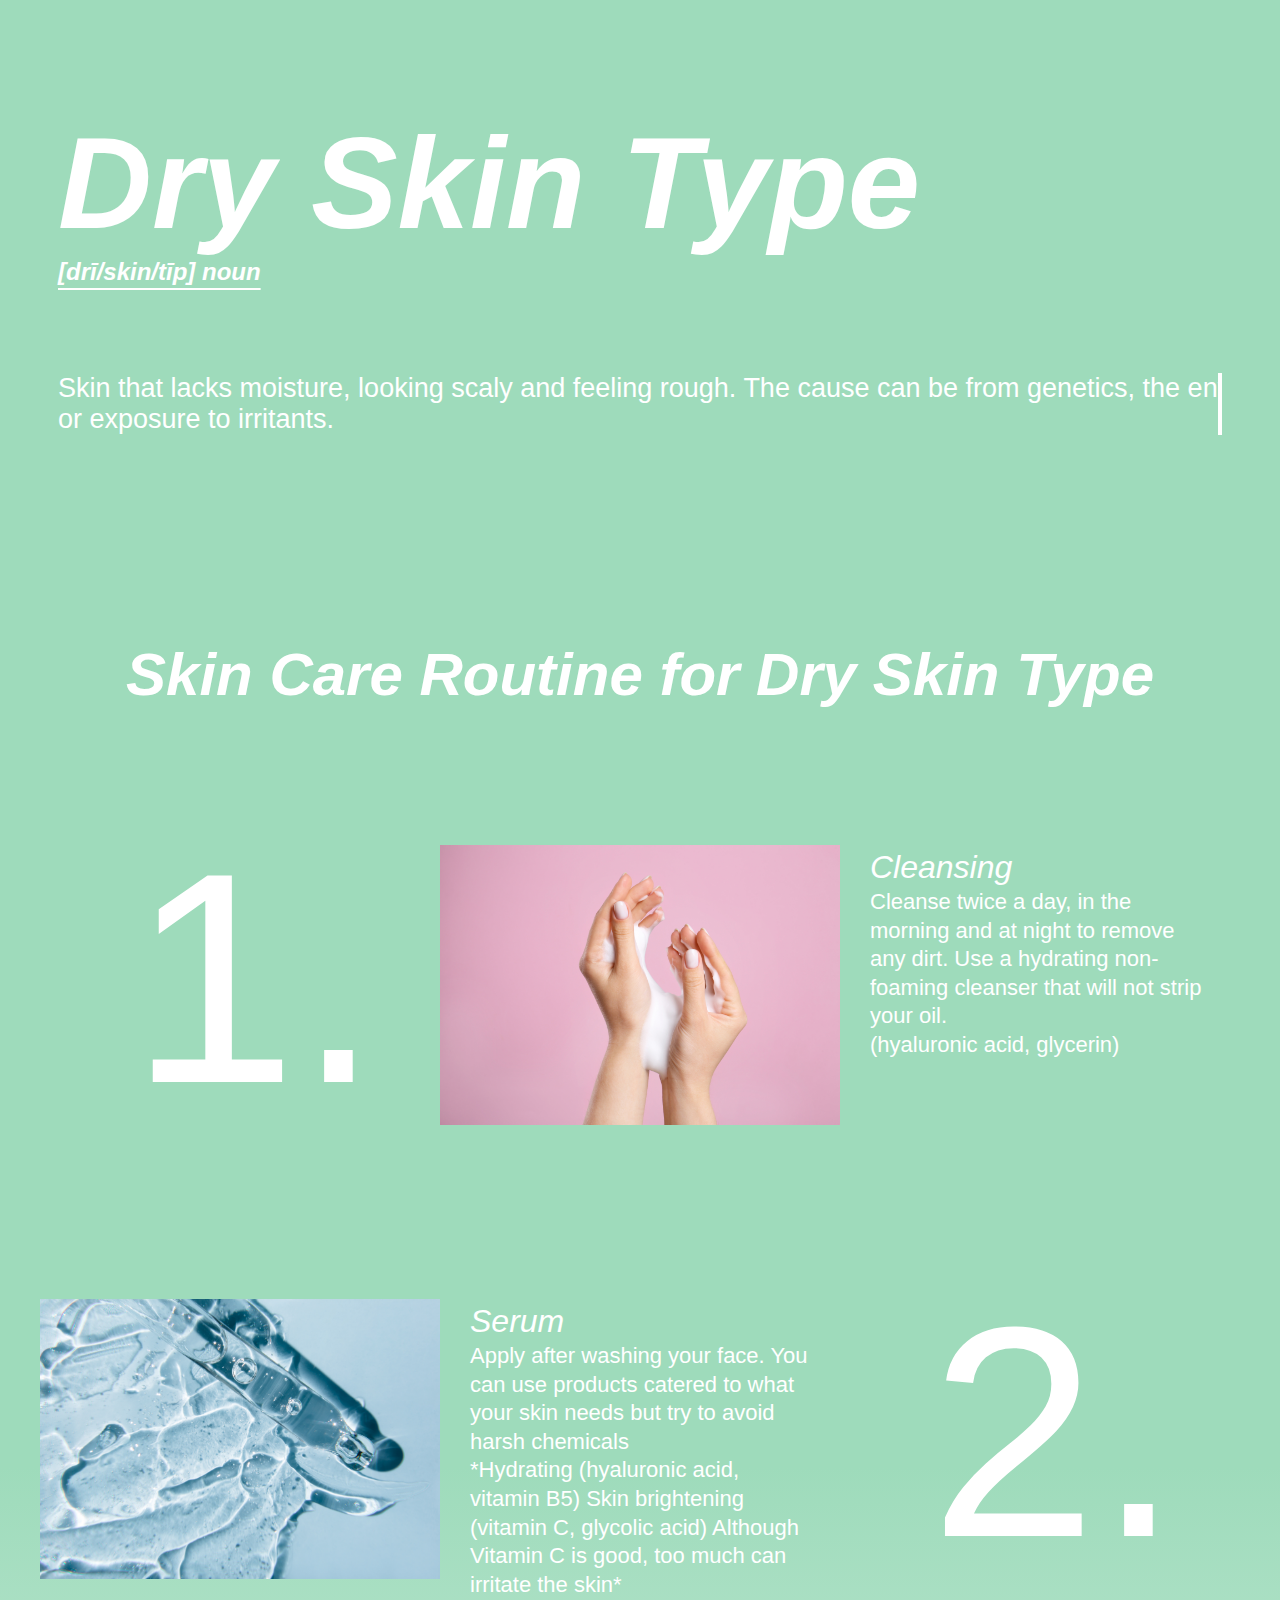
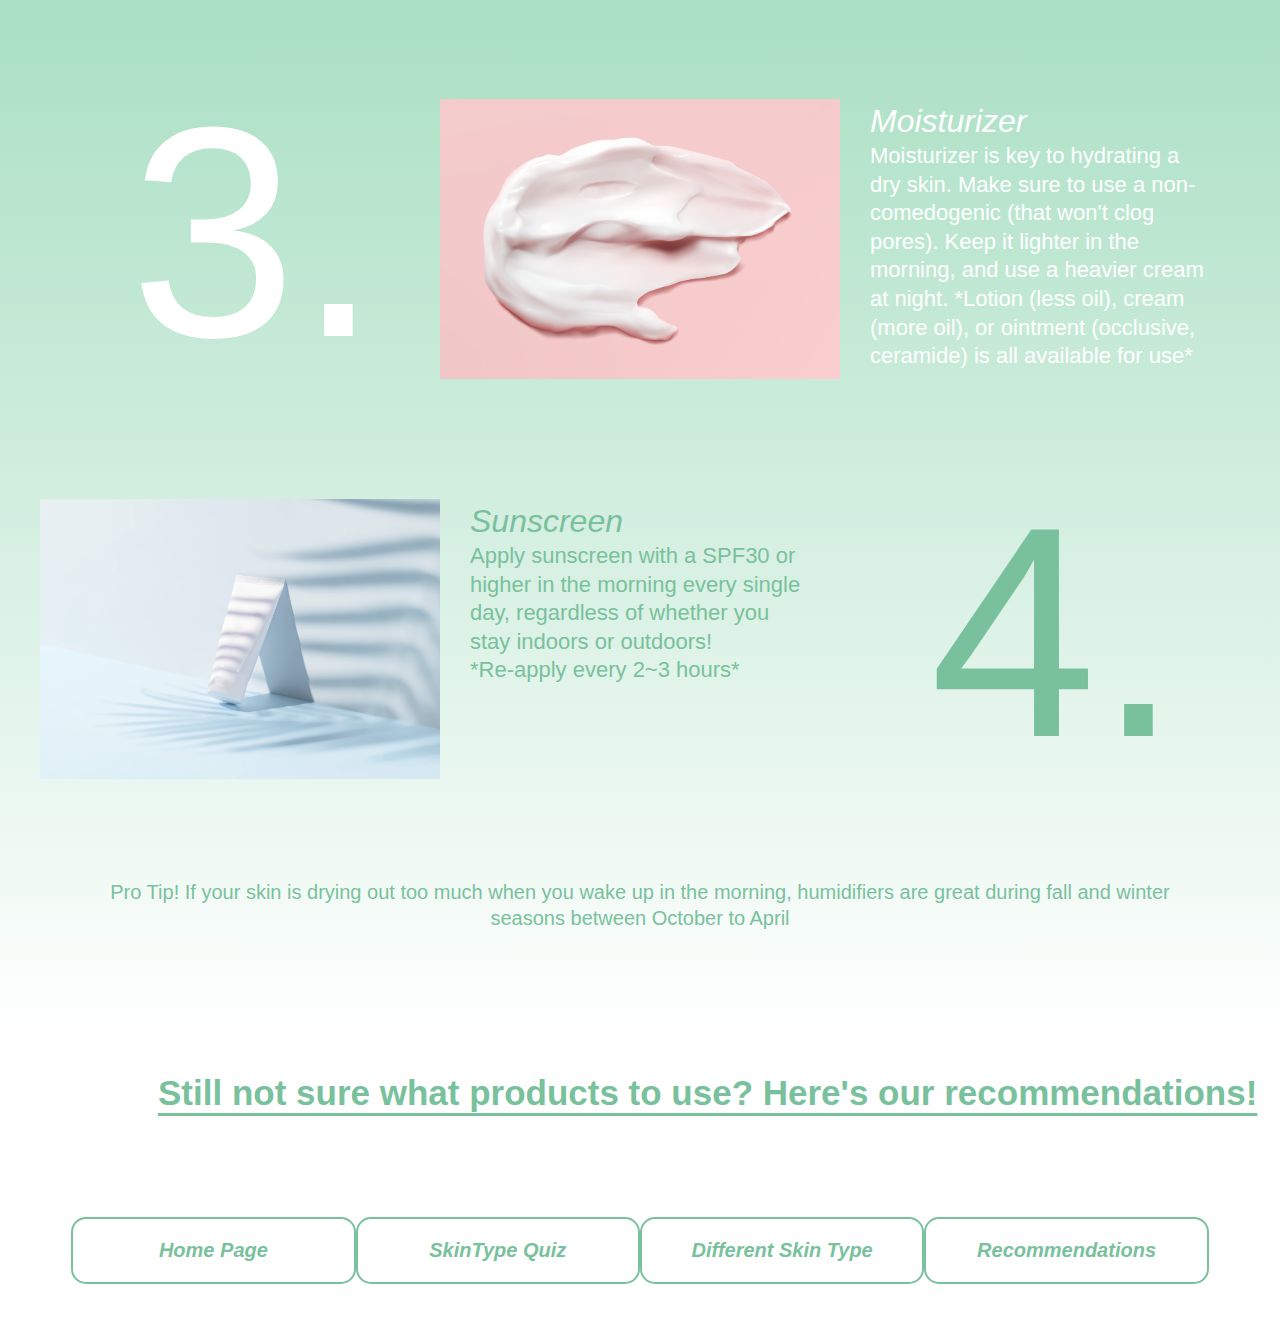
<file: html/3.0.html>
<html>
    <head>
        <title>Dry Skin Type</title>
        <link rel="stylesheet" href="stylesheet0.1/3.0.css">
        <link rel="icon" type="image/x-icon" href="../images/bubble.png">
    </head>

    <body>
        <h1> Dry Skin Type <br>
            <font size="5" weight="normal"> <u>[drī/skin/tīp] noun</u>
            </font>
        </h1>
        <h2 id="typing-effect">Skin that lacks moisture, looking scaly and feeling rough. The cause can be from genetics, the environment, <br>
            or exposure to irritants.</h2>
        <br><br><br><br>
        <h3> Skin Care Routine for Dry Skin Type </h3>
        <br><br>

        <div class="parent">
            <div class="child">
                <p2> 1.</p2>
            </div>

            <div class="child">
                <img src="images0.1/2.cleansing.jpeg">
            </div>

            <div class="child">
                <p id="explain1">
                    <font size="6">
                        <b><i>Cleansing</i></b><br> 
                    </font>
                    Cleanse twice a day, in the morning and at night to remove any dirt. 
                    Use a hydrating non-foaming cleanser that will not strip your oil.<br> 
                    (hyaluronic acid, glycerin)
                </p>
            </div>

        </div>
        <br><br><br>

        <div class="parent">
            <div class="child">
                <img src="images0.1/3.serum.jpeg">
            </div>
            <div class="child">
                <p id="explain1">
                    <font size="6">
                        <b><i>Serum</i></b><br> 
                    </font>
                    Apply after washing your face. 
                    You can use products catered to what your skin needs but try to avoid harsh chemicals <br>
                    *Hydrating (hyaluronic acid, vitamin B5)
                    Skin brightening (vitamin C, glycolic acid) Although Vitamin C is good, too much can irritate the skin*
                </p>
            </div>
            <div class="child">
                <p2>2.</p2>
            </div>
        </div>

        <div class="parent">
            <div class="child">
                <p2> 3.</p2>
            </div>

            <div class="child">
                <img src="images0.1/4.moisturizer.jpeg">
            </div>

            <div class="child">
                <p id="explain1">
                    <font size="6">
                        <b><i>Moisturizer</i></b><br> 
                    </font>
                    Moisturizer is key to hydrating a dry skin. Make sure to use a non-comedogenic (that won't clog pores). 
                    Keep it lighter in the morning, and use a heavier cream at night.
                    *Lotion (less oil), cream (more oil), or ointment (occlusive, ceramide) is all available for use*
                </p>
            </div> 
        </div> 

        <div class="parent">
            <div class="child">
                <img src="images0.1/5.sunscreen.jpeg">
            </div>
            <div class="child">
                <p id="explain2">
                    <font size="6">
                        <b><i>Sunscreen</i></b><br> 
                    </font>
                    Apply sunscreen with a SPF30 or higher in the morning every single day,
                    regardless of whether you stay indoors or outdoors!<br>
                    *Re-apply every 2~3 hours*
                </p>
            </div>
            <div class="child">
                <p3>4.</p3>
            </div>
        </div>

        <p id="tip">Pro Tip! If your skin is drying out too much when you wake up in the morning, humidifiers are great during fall and winter seasons between October to April</p>
        <br><br><br><br>

        <h><a id="recommendations" href="3.1.html"> <u>Still not sure what products to use? Here's our recommendations! </u></a>
        </h>
        <br><br><br><br>

        <div class="parent2">
            <div class="child2"> 
                <a id="pagebar-home" href="../index.html"> Home Page</a> 
            </div>
            <div class="child2"> 
                <a id="pagebar-quiz" href="0.1.html">SkinType Quiz</a> 
            </div>
            <div class="child2"> 
                <div class="dropdown">
                    <a id="pagebar-skin-type" class="dropbtn">Different Skin Type</a> 
                    <div class="dropdown-content">
                        <a href="1.0.html">Normal Skin</a>
                        <a href="2.0.html">Oily Skin</a>
                        <a href="3.0.html">Dry Skin</a>
                        <a href="4.0.html">Combination Skin</a>
                        <a href="5.0.html">Sensitive Skin</a>
                    </div>
                </div>
            </div>
            <div class="child2"> 
                <div class="dropdown">
                    <a id="pagebar-products" class="dropbtn">Recommendations</a> 
                    <div class="dropdown-content">
                        <a href="1.1.html">Normal Skin</a>
                        <a href="2.1.html">Oily Skin</a>
                        <a href="3.1.html">Dry Skin</a>
                        <a href="4.1.html">Combination Skin</a>
                        <a href="5.1.html">Sensitive Skin</a>

                    </div>
                </div>
            </div>
        </div>
        
        <script>
            setTimeout(function() {
                var typingEffect = document.getElementById('typing-effect');
                var lineHeight = parseInt(window.getComputedStyle(typingEffect).lineHeight);
                var lines = typingEffect.offsetHeight / lineHeight;
                typingEffect.style.animation = 'typing ' + lines * 0.5 + 's steps(40, end), blink-caret 0.75s step-end infinite';
            }, 1000); 

            document.querySelectorAll(".dropdown .dropbtn").forEach(function(dropdownBtn) {
            dropdownBtn.addEventListener("click", function() {
            var dropdownContent = this.parentNode.querySelector('.dropdown-content');
            dropdownContent.classList.toggle("show");
            });
        });

// Close the dropdown menu if the user clicks outside of it
window.onclick = function(event) {
    if (!event.target.matches('.dropbtn')) {
        var dropdowns = document.getElementsByClassName("dropdown-content");
        for (var i = 0; i < dropdowns.length; i++) {
            var openDropdown = dropdowns[i];
            if (openDropdown.classList.contains('show')) {
                openDropdown.classList.remove('show');
            }
        }
    }
}
        </script>
    </body>
</html>
</file>
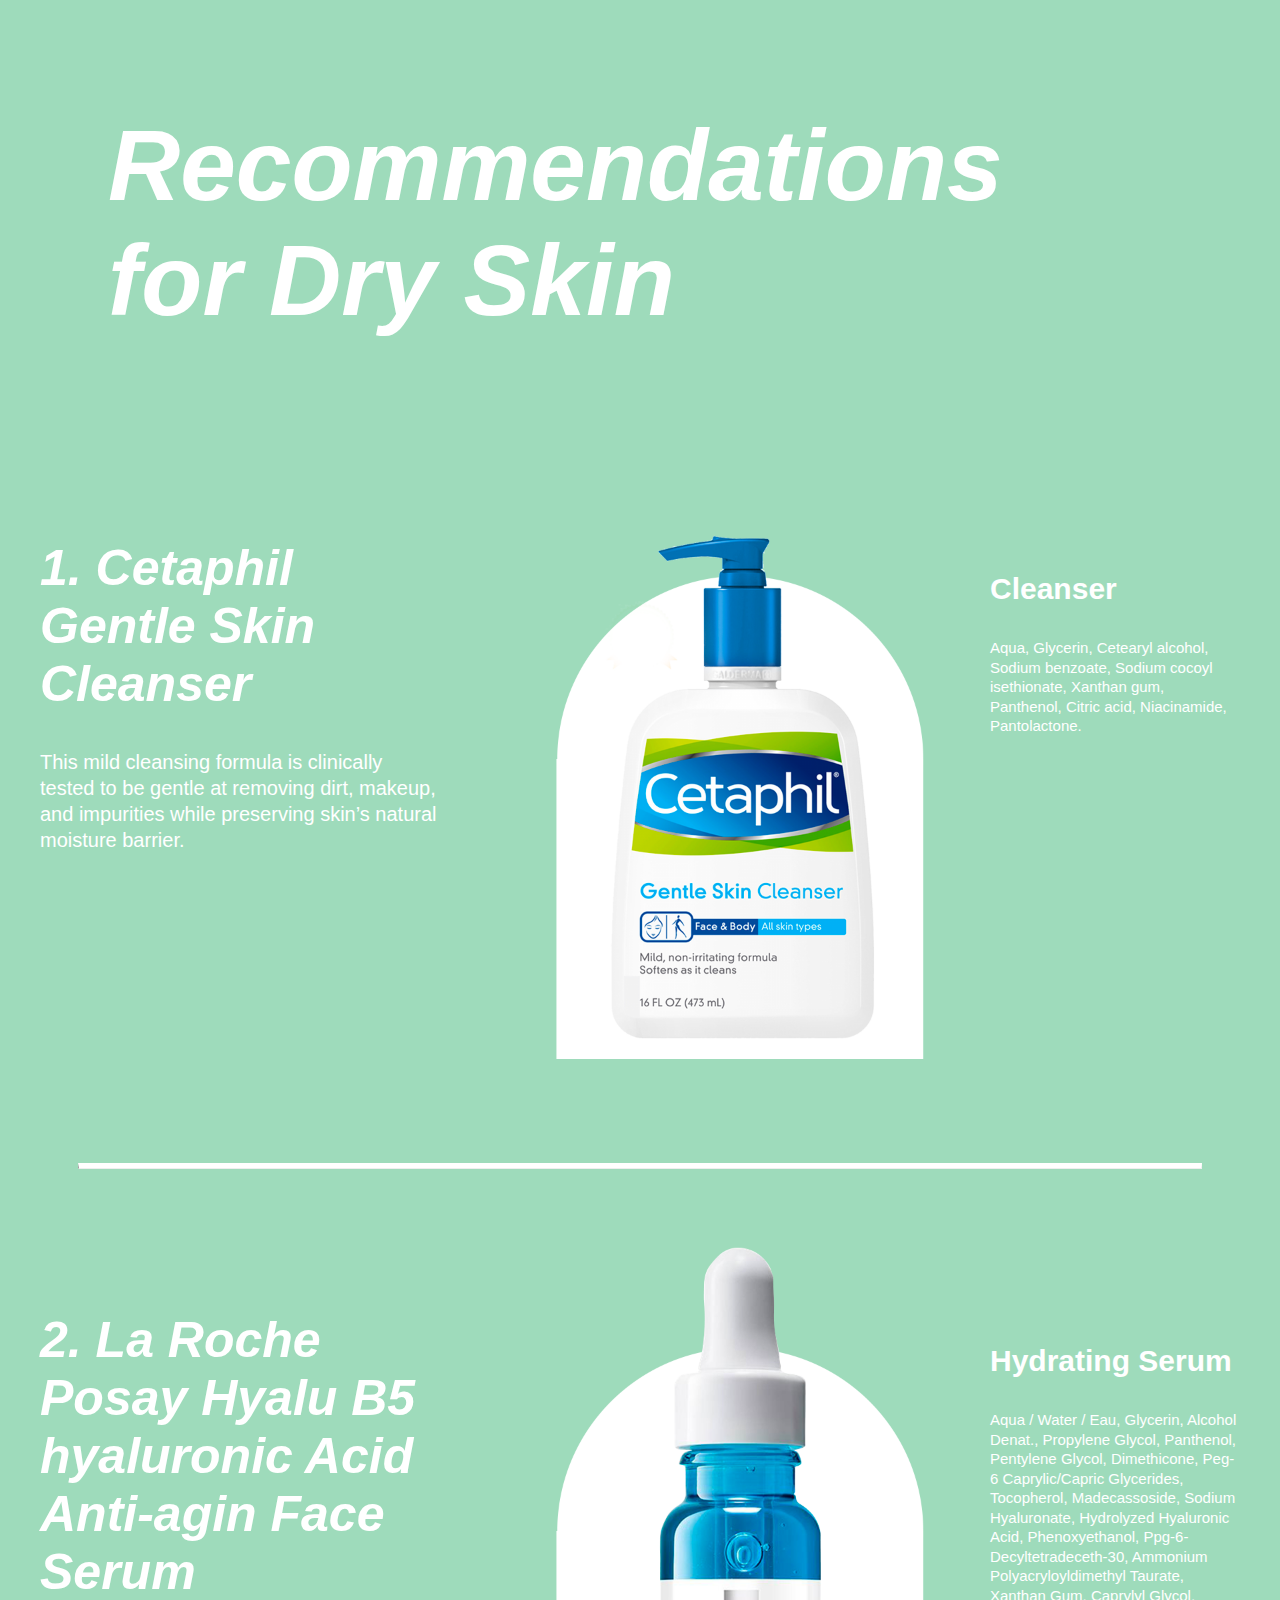
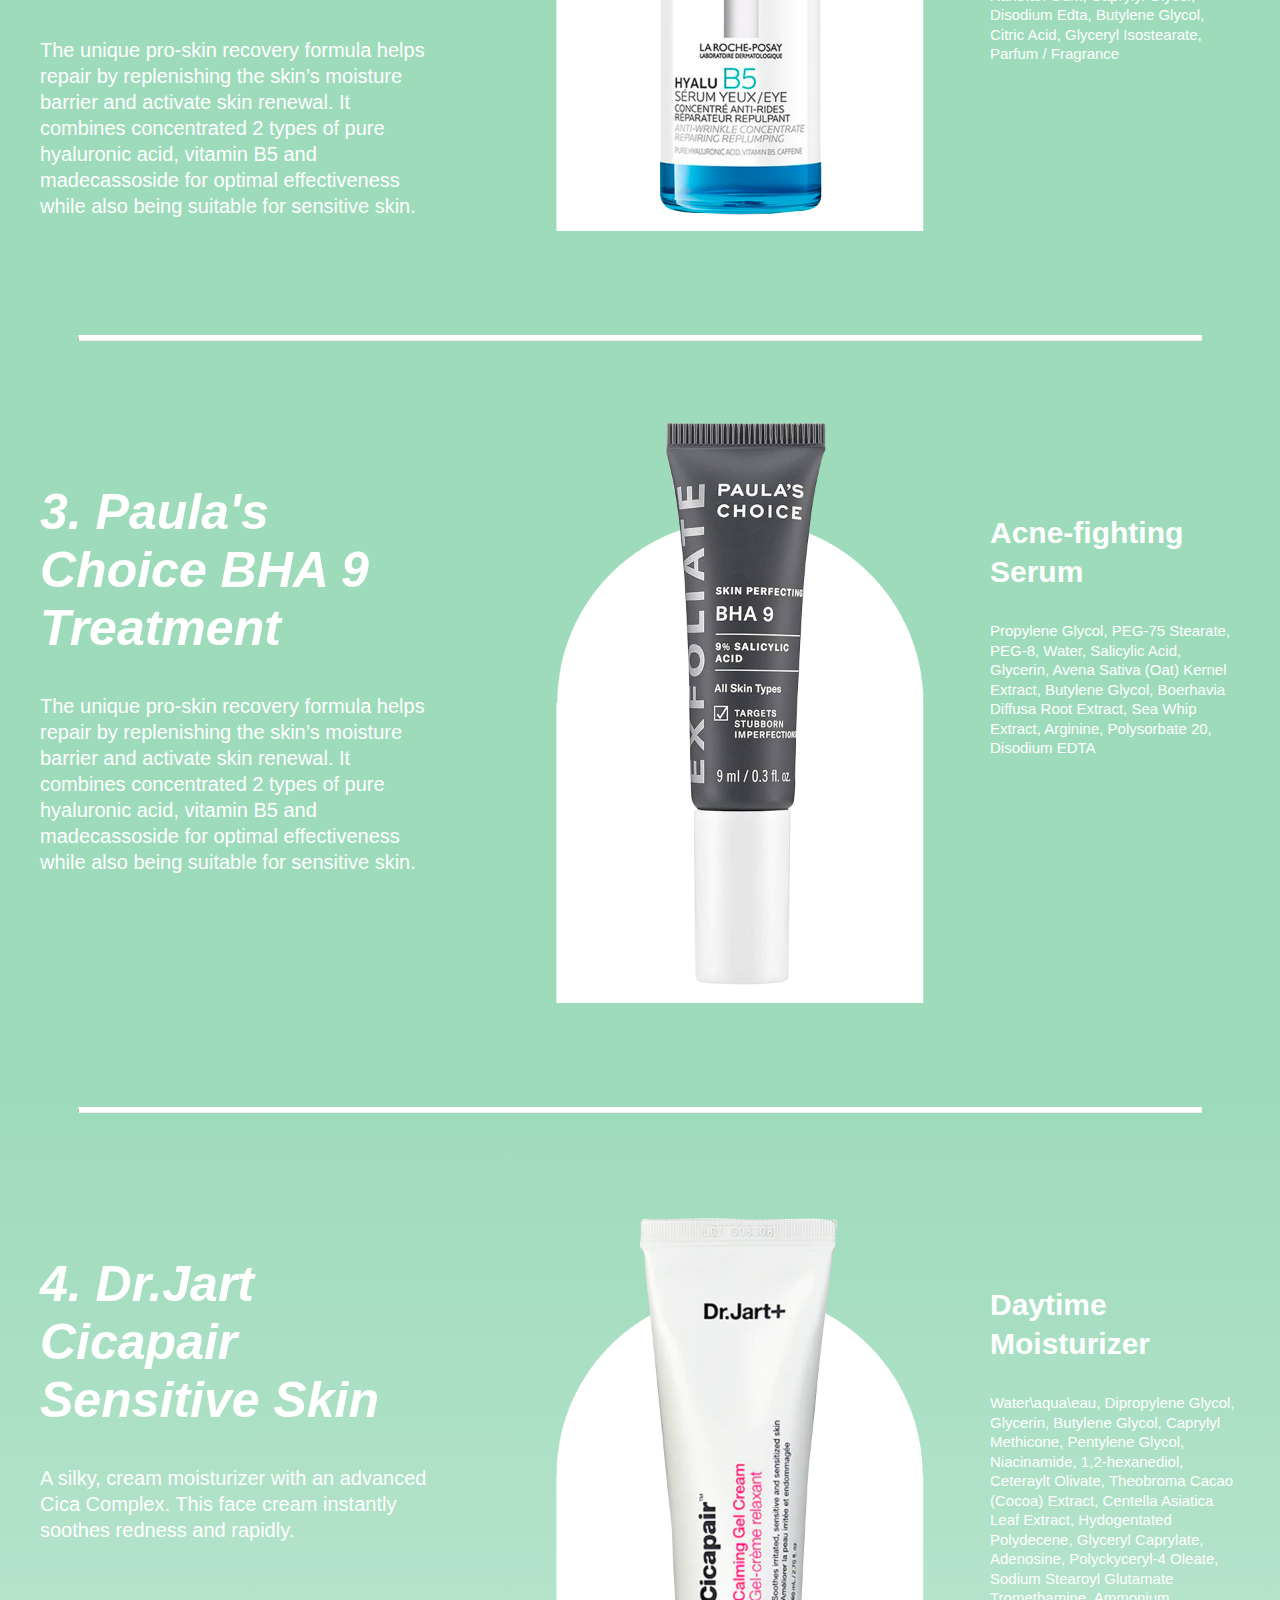
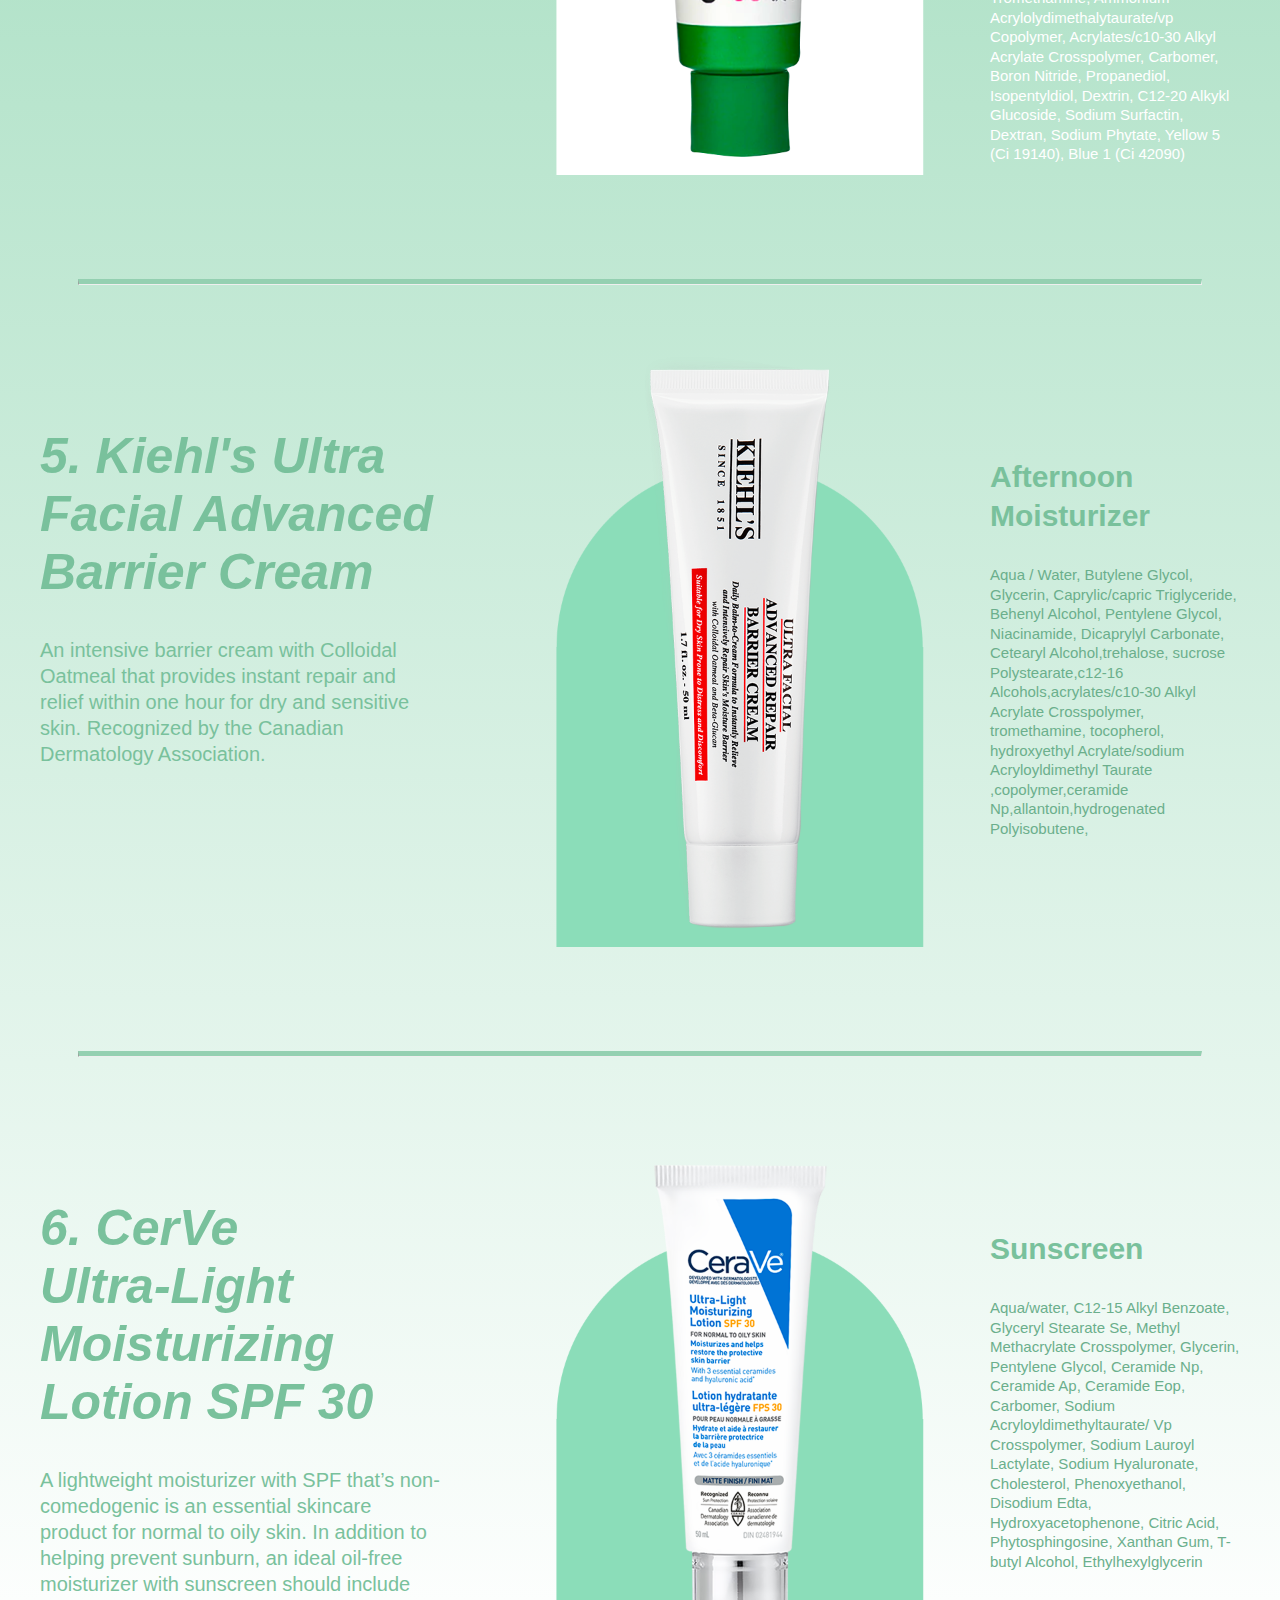
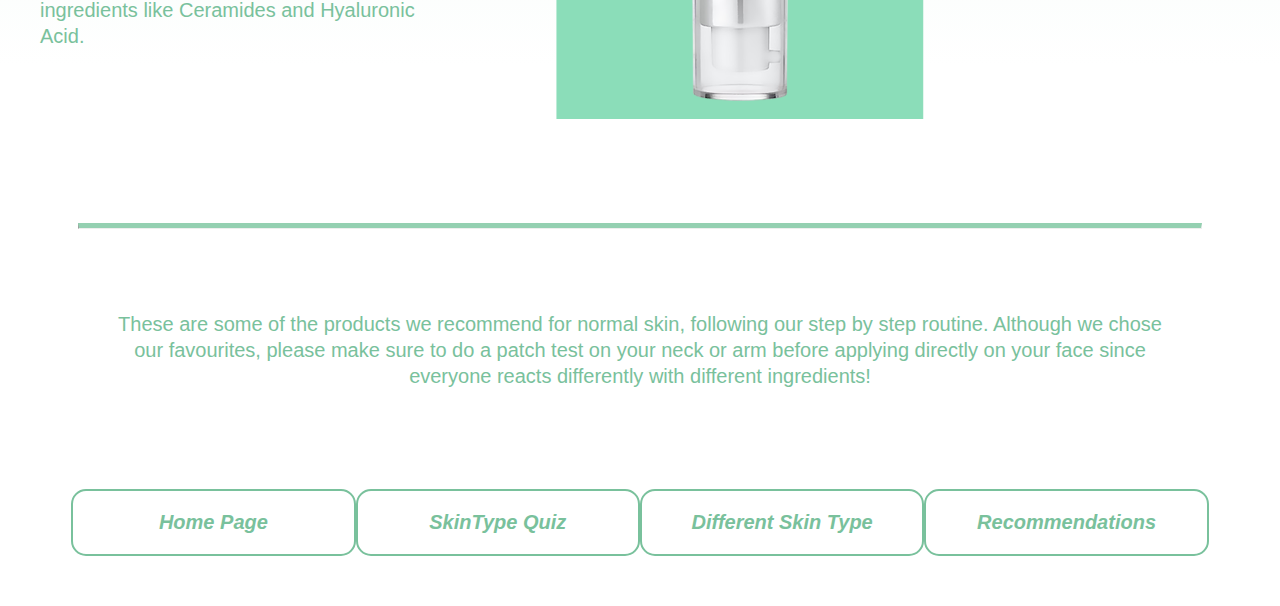
<file: html/3.1.html>
<html>
    <head>
        <title>Product recommendations for Dry Skin</title>
        <link rel="stylesheet" href="stylesheet0.1/3.1.css">
        <link rel="icon" type="image/x-icon" href="../images/bubble.png">
    </head>

    <body>
        <h1>
            Recommendations <br>
            for Dry Skin
        </h1>
        <br><br><br>

        <div class="parent">
            <div class="child1">
                <p1>1. Cetaphil Gentle Skin Cleanser
                </p1><br><br><br>
                <p2> This mild cleansing formula is clinically 
                    tested to be gentle at removing dirt, makeup, 
                    and impurities while preserving skin’s natural 
                    moisture barrier.
                </p2>
            </div>
            <div class="child2">
                <a href="https://www.cetaphil.ca/en/cleansers/gentle-skin-cleanser/772618047102.html">
                <img src="images0.1/cetaphil 1.1.png"></a>
            </div>
            <div class="child1">
                <p id="step"> Cleanser </p>
                <p id="ingredients">Aqua, Glycerin, Cetearyl alcohol, 
                    Sodium benzoate, Sodium cocoyl isethionate, Xanthan gum, 
                    Panthenol, Citric acid, Niacinamide, Pantolactone. </p>
            </div>
        </div>

        <br><br><br><br><br><br><br><br><br><br><br><br>
        <hr><br><br><br>

        <div class="parent">
            <div class="child1">
                <p1>2. La Roche Posay Hyalu B5 hyaluronic Acid Anti-agin Face Serum
                </p1><br><br><br>
                <p2> The unique pro-skin recovery formula helps 
                    repair by replenishing the skin’s moisture 
                    barrier and activate skin renewal. It 
                    combines concentrated 2 types of pure 
                    hyaluronic acid, vitamin B5 and madecassoside 
                    for optimal effectiveness while also being 
                    suitable for sensitive skin.
                </p2>
            </div>
            <div class="child2">
                <a href="https://www.laroche-posay.ca/en_CA/hyalu-b5-anti-aging-serum/3337875583626.html">
                <img src="images0.1/larocheposay.png">
                </a>
            </div>
            <div class="child1">
                <p id="step"> Hydrating Serum </p>
                <p id="ingredients"> Aqua / Water / Eau, Glycerin, Alcohol 
                    Denat., Propylene Glycol, Panthenol, Pentylene Glycol, 
                    Dimethicone, Peg-6 Caprylic/Capric Glycerides, Tocopherol, 
                    Madecassoside, Sodium Hyaluronate, Hydrolyzed Hyaluronic 
                    Acid, Phenoxyethanol, Ppg-6-Decyltetradeceth-30, Ammonium 
                    Polyacryloyldimethyl Taurate, Xanthan Gum, Caprylyl Glycol, 
                    Disodium Edta, Butylene Glycol, Citric Acid, Glyceryl 
                    Isostearate, Parfum / Fragrance </p>

                
            </div>
        </div>

        <br><br><br><br><br><br><br><br><br><br><br><br>
        <hr><br><br><br>

        <div class="parent">
            <div class="child1">
                <p1>3. Paula's Choice BHA 9 Treatment
                </p1><br><br><br>
                <p2> The unique pro-skin recovery formula helps 
                    repair by replenishing the skin’s moisture 
                    barrier and activate skin renewal. It 
                    combines concentrated 2 types of pure 
                    hyaluronic acid, vitamin B5 and madecassoside 
                    for optimal effectiveness while also being 
                    suitable for sensitive skin.
                </p2>
            </div>
            <div class="child2">
                <a href="https://www.paulaschoice.com/bha-9-treatment/773.html">
                    <img src="images0.1/paula1.1.png">
                </a>
            </div>
            <div class="child1">
                <p id="step"> Acne-fighting Serum </p>
                <p id="ingredients"> Propylene Glycol⁠, PEG-75 Stearate⁠, PEG-8⁠, 
                    Water⁠, Salicylic Acid⁠, Glycerin⁠, Avena Sativa (Oat) Kernel 
                    Extract⁠, Butylene Glycol⁠, Boerhavia Diffusa Root Extract⁠, 
                    Sea Whip Extract⁠, Arginine⁠, Polysorbate 20⁠, Disodium EDTA⁠
                </p>
            </div>
        </div>

        <br><br><br><br><br><br><br><br><br><br><br><br>
        <hr><br><br><br>

        <div class="parent">
            <div class="child1">
                <p1>4. Dr.Jart Cicapair Sensitive Skin
                </p1><br><br><br>
                <p2> A silky, cream moisturizer with an advanced 
                    Cica Complex. This face cream instantly soothes 
                    redness and rapidly.
                </p2>
            </div>
            <div class="child2">
                <a href="https://www.drjart.com/product/28258/116794/moisturizers/cicapairtm-cooling-gel-moisturizer-for-redness?size=50_mL_%2F_1.69_fl._oz.">
                    <img src="images0.1/drjart white.png">
                </a>
            </div>
            <div class="child1">
                <p id="step">Daytime Moisturizer </p>
                <p id="ingredients"> Water\aqua\eau, Dipropylene Glycol, 
                    Glycerin, Butylene Glycol, Caprylyl Methicone, Pentylene 
                    Glycol, Niacinamide, 1,2-hexanediol, Ceteraylt Olivate, 
                    Theobroma Cacao (Cocoa) Extract, Centella Asiatica Leaf 
                    Extract, Hydogentated Polydecene, Glyceryl Caprylate,
                    Adenosine, Polyckyceryl-4 Oleate, Sodium Stearoyl Glutamate
                    Tromethamine, Ammonium Acrylolydimethalytaurate/vp Copolymer, 
                    Acrylates/c10-30 Alkyl Acrylate Crosspolymer, Carbomer, Boron 
                    Nitride, Propanediol, Isopentyldiol, Dextrin, C12-20 Alkykl 
                    Glucoside, Sodium Surfactin, Dextran, Sodium Phytate, Yellow 
                    5 (Ci 19140), Blue 1 (Ci 42090)
                </p>
            </div>
        </div>

        <br><br><br><br><br><br><br><br><br><br><br><br>
        <hr class="hr2"> <br><br><br>

        <div class="parent">
            <div class="child1">
                <p3>5. Kiehl's Ultra Facial Advanced Barrier Cream
                </p3><br><br><br>
                <p4> An intensive barrier cream with Colloidal Oatmeal that provides 
                    instant repair and relief within one hour for dry and sensitive 
                    skin. Recognized by the Canadian Dermatology Association.
                </p4>
            </div>
            <div class="child2">
                <a href="https://www.kiehls.ca/en/skincare/face-moisturizers/ultra-facial-advanced-repair-barrier-cream/WW0231KIE.html">
                    <img src="images0.1/kiehl moisturizer green.png">
                </a>
            </div>
            <div class="child1">
                <p id="step2">Afternoon Moisturizer </p>
                <p id="ingredients2"> Aqua / Water, Butylene Glycol, Glycerin, 
                    Caprylic/capric Triglyceride, Behenyl Alcohol, Pentylene Glycol, 
                    Niacinamide, Dicaprylyl Carbonate, Cetearyl Alcohol,trehalose,
                    sucrose Polystearate,c12-16 Alcohols,acrylates/c10-30 Alkyl 
                    Acrylate Crosspolymer, tromethamine, tocopherol, hydroxyethyl 
                    Acrylate/sodium Acryloyldimethyl Taurate ,copolymer,ceramide 
                    Np,allantoin,hydrogenated Polyisobutene,
                </p>
            </div>
        </div>

        <br><br><br><br><br><br><br><br><br><br><br><br>
        <hr class="hr2"> <br><br><br>

        <div class="parent">
            <div class="child1">
                <p3>6. CerVe <br>Ultra-Light Moisturizing Lotion SPF 30
                </p3><br><br><br>
                <p4> A lightweight moisturizer with SPF that’s 
                    non-comedogenic is an essential skincare product 
                    for normal to oily skin. In addition to helping 
                    prevent sunburn, an ideal oil-free moisturizer 
                    with sunscreen should include ingredients like 
                    Ceramides and Hyaluronic Acid.
                </p4>
            </div>
            <div class="child2">
                <a href="https://www.cerave.ca/en-ca/skincare/moisturizers/ultra-light-moisturizing-lotion-spf-30">
                    <img src="images0.1/sunscreen green.png">
                </a>
            </div>
            <div class="child1">
                <p id="step2"> Sunscreen </p>
                <p id="ingredients2"> Aqua/water, C12-15 Alkyl Benzoate,
                    Glyceryl Stearate Se, Methyl Methacrylate Crosspolymer, 
                    Glycerin, Pentylene Glycol, Ceramide Np, Ceramide Ap, 
                    Ceramide Eop, Carbomer, Sodium Acryloyldimethyltaurate/
                    Vp Crosspolymer, Sodium Lauroyl Lactylate, Sodium 
                    Hyaluronate, Cholesterol, Phenoxyethanol, Disodium Edta, 
                    Hydroxyacetophenone, Citric Acid, Phytosphingosine, 
                    Xanthan Gum, T-butyl Alcohol, Ethylhexylglycerin
                </p>
            </div>
        </div>

        <br><br><br><br><br><br><br><br><br><br><br><br>
        <hr class="hr2"> <br><br><br>

        <p id="explain">
            These are some of the products we recommend for normal skin, following our step by step routine. 
            Although we chose our favourites, please make sure to do a patch test on your neck or arm before
            applying directly on your face since everyone reacts differently with different ingredients!
        </p>

        <div class="parent2">
            <div class="child3"> 
                <a id="pagebar-home" href="../index.html"> Home Page</a> 
            </div>
            <div class="child3"> 
                <a id="pagebar-quiz" href="0.1.html">SkinType Quiz</a> 
            </div>
            <div class="child3"> 
                <div class="dropdown">
                    <a id="pagebar-skin-type" class="dropbtn">Different Skin Type</a> 
                    <div class="dropdown-content">
                        <a href="1.0.html">Normal Skin</a>
                        <a href="2.0.html">Oily Skin</a>
                        <a href="3.0.html">Dry Skin</a>
                        <a href="4.0.html">Combination Skin</a>
                        <a href="5.0.html">Sensitive Skin</a>
                    </div>
                </div>
            </div>
            <div class="child3"> 
                <div class="dropdown">
                    <a id="pagebar-products" class="dropbtn">Recommendations</a> 
                    <div class="dropdown-content">
                        <a href="1.1.html">Normal Skin</a>
                        <a href="2.1.html">Oily Skin</a>
                        <a href="3.1.html">Dry Skin</a>
                        <a href="4.1.html">Combination Skin</a>
                        <a href="5.1.html">Sensitive Skin</a>

                    </div>
                </div>
            </div>
        </div>
        
        <script>

            document.querySelectorAll(".dropdown .dropbtn").forEach(function(dropdownBtn) {
            dropdownBtn.addEventListener("click", function() {
            var dropdownContent = this.parentNode.querySelector('.dropdown-content');
            dropdownContent.classList.toggle("show");
            });
        });

// Close the dropdown menu if the user clicks outside of it
window.onclick = function(event) {
    if (!event.target.matches('.dropbtn')) {
        var dropdowns = document.getElementsByClassName("dropdown-content");
        for (var i = 0; i < dropdowns.length; i++) {
            var openDropdown = dropdowns[i];
            if (openDropdown.classList.contains('show')) {
                openDropdown.classList.remove('show');
            }
        }
    }
}
        </script>
    </body>
</html>
</file>
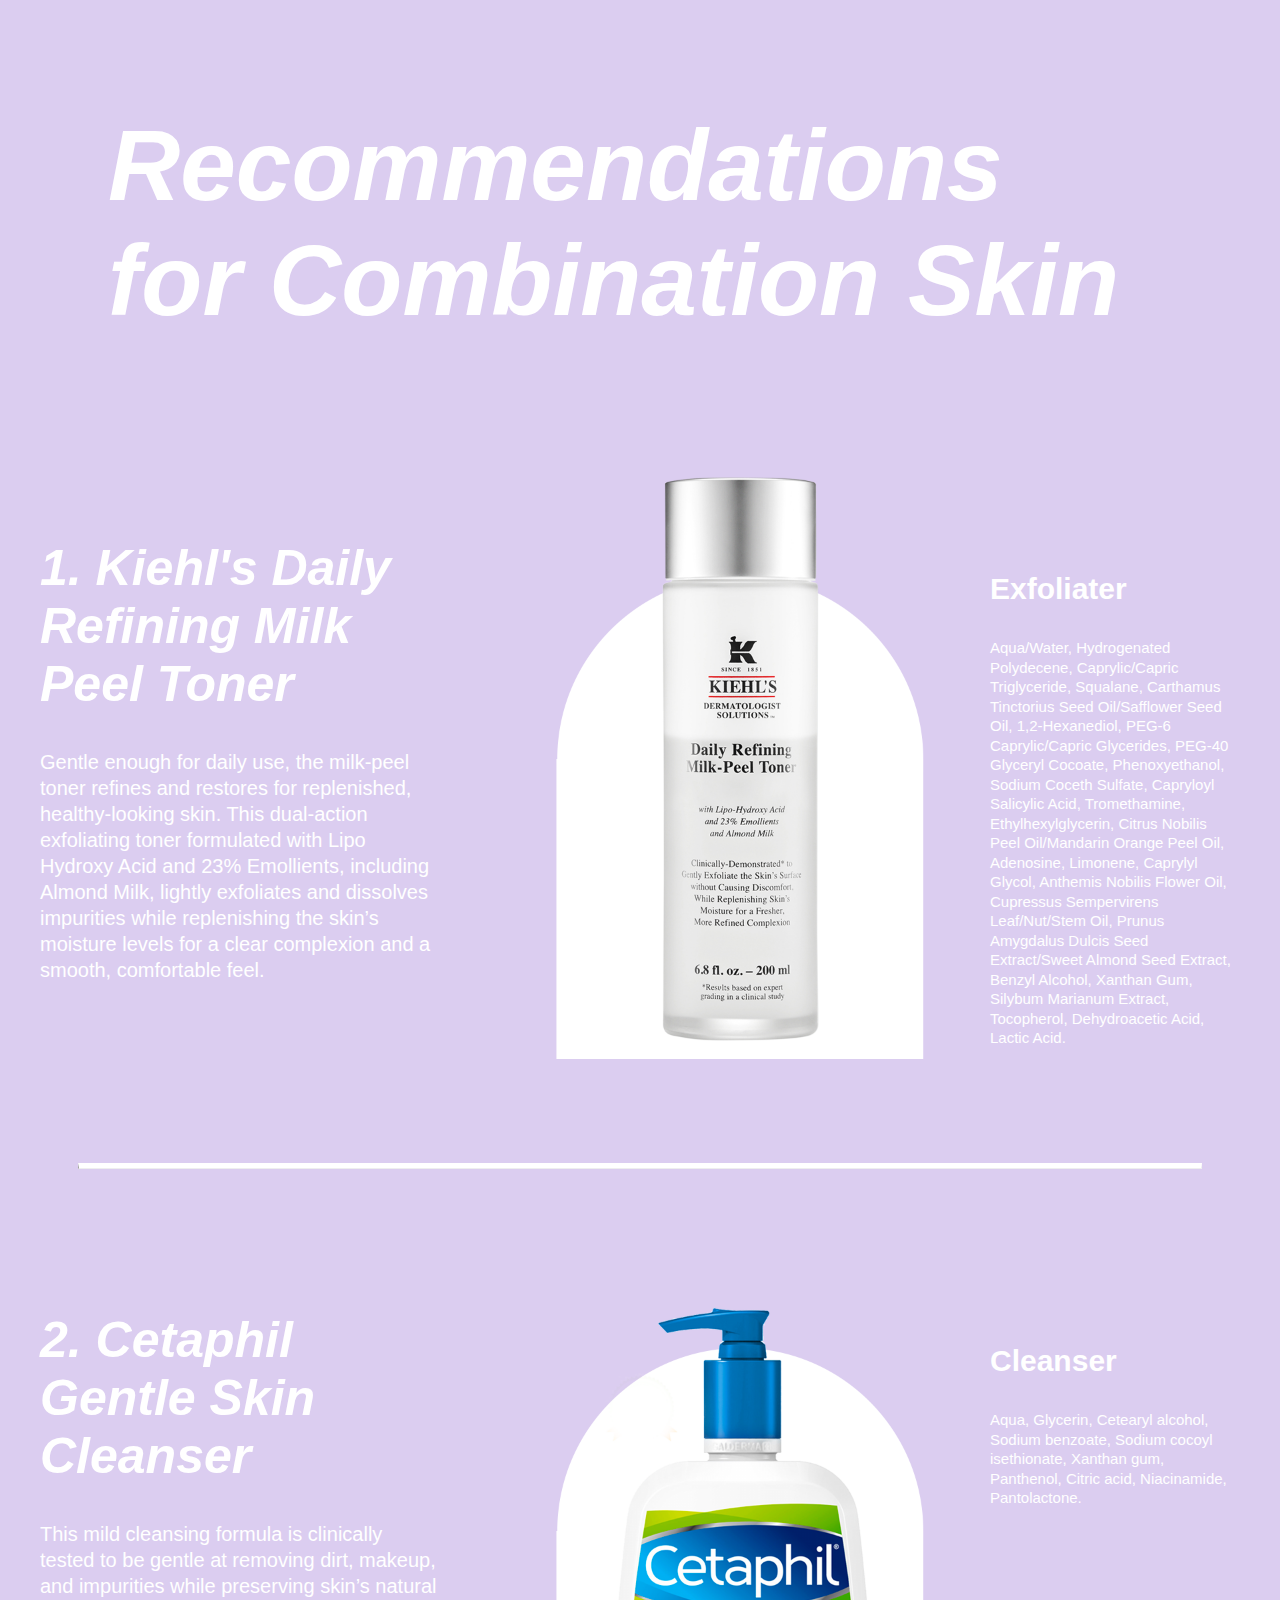
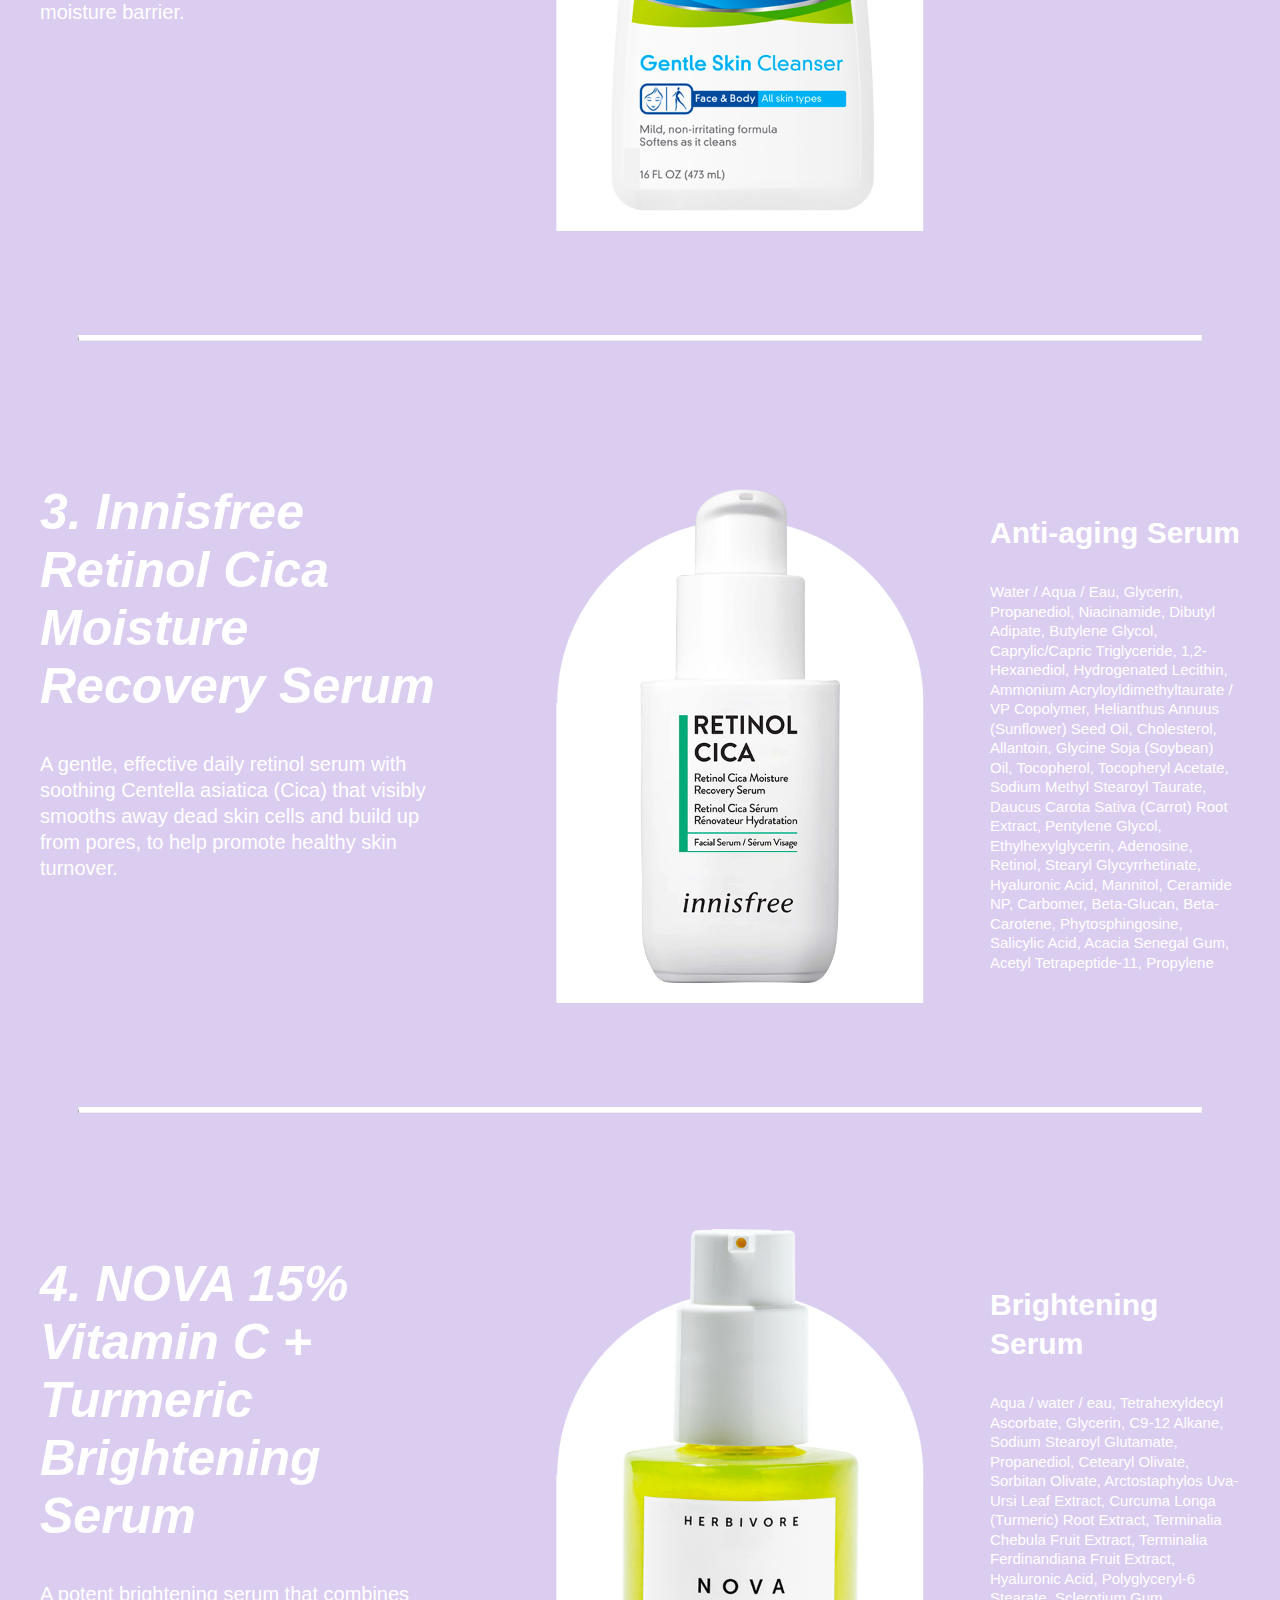
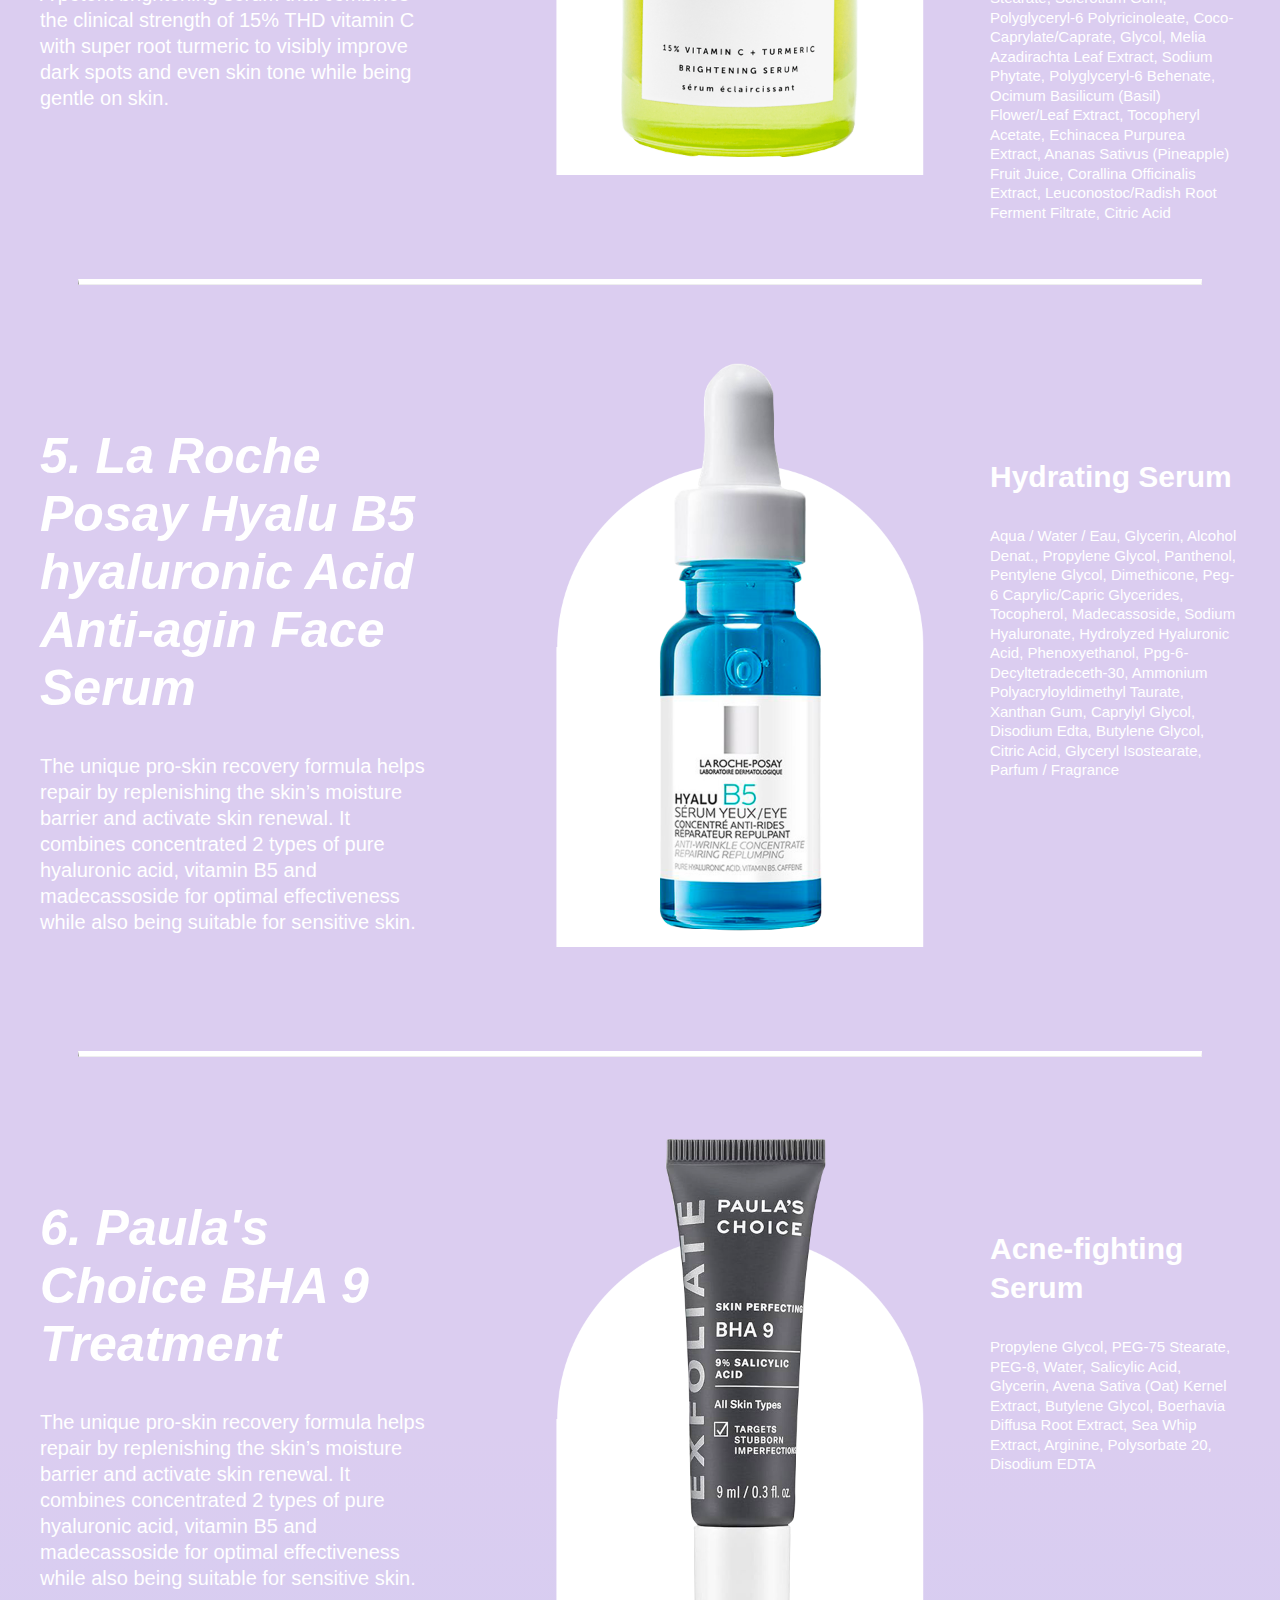
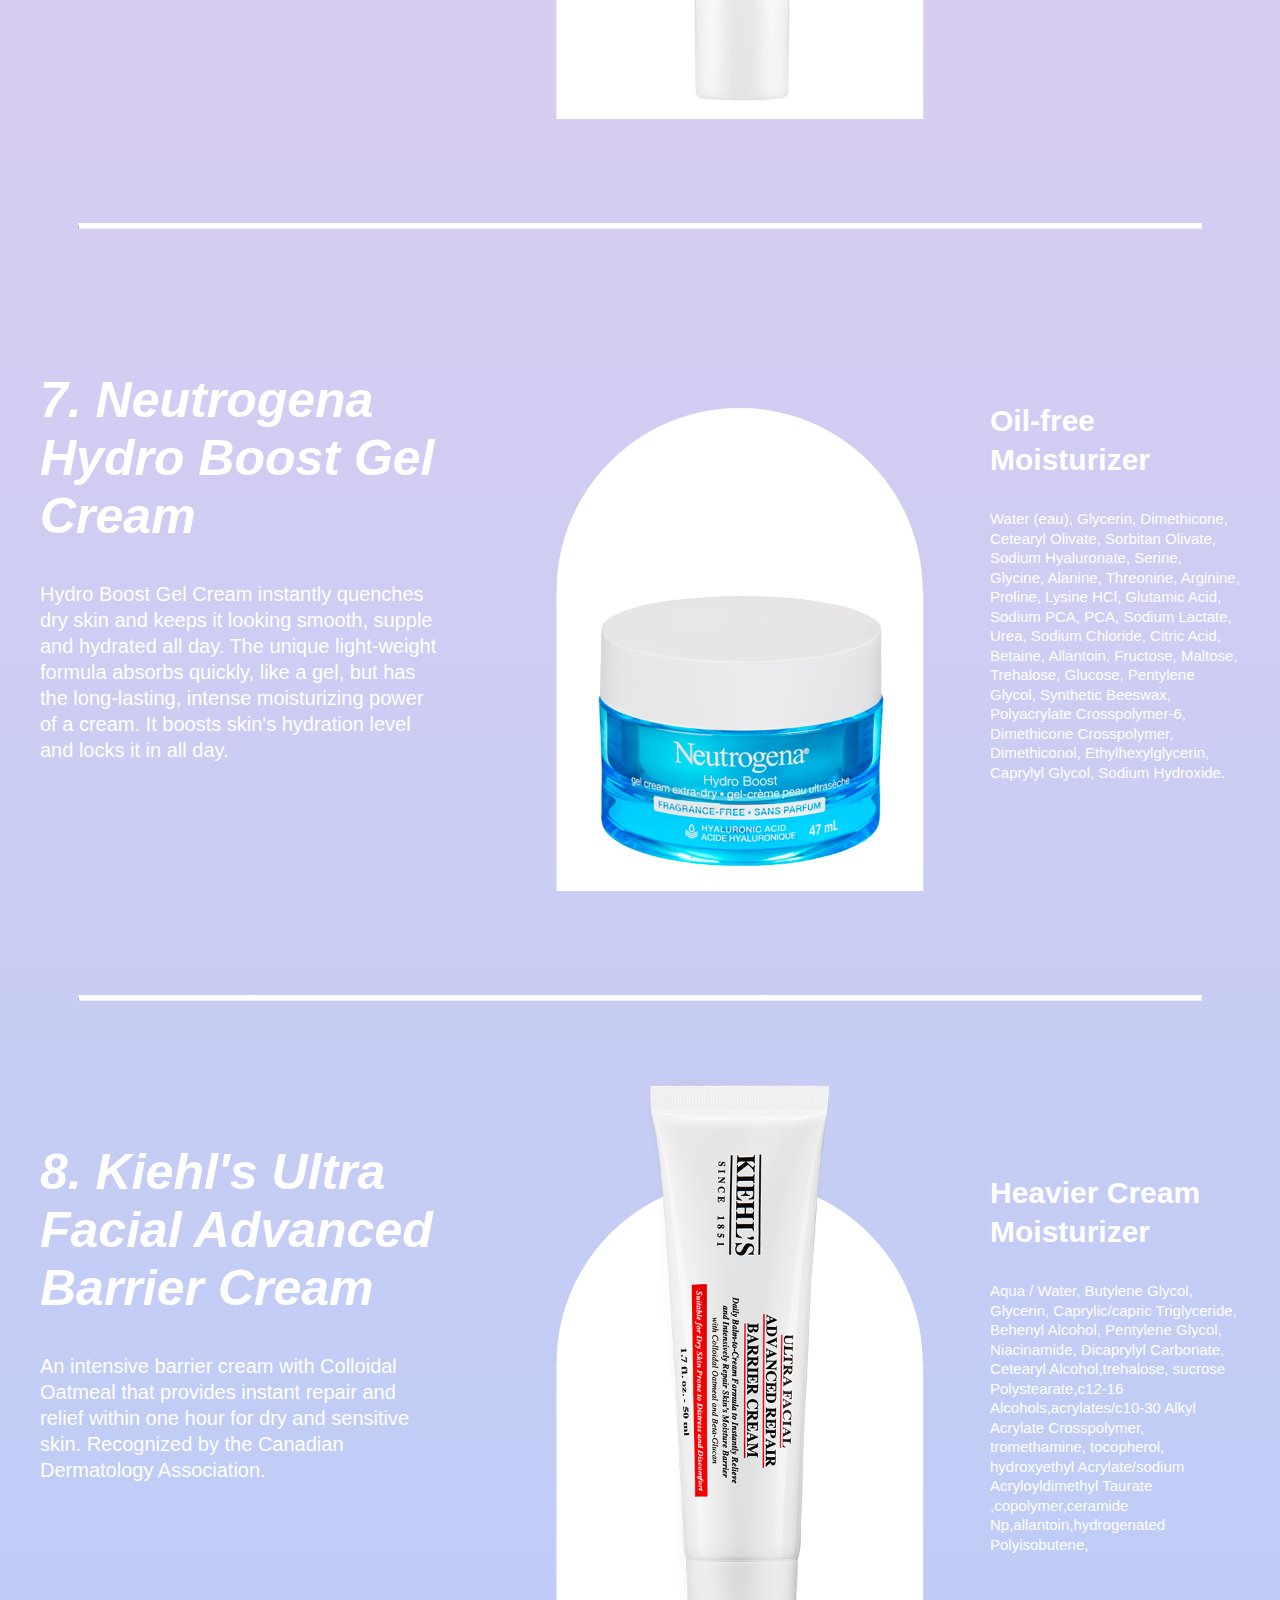
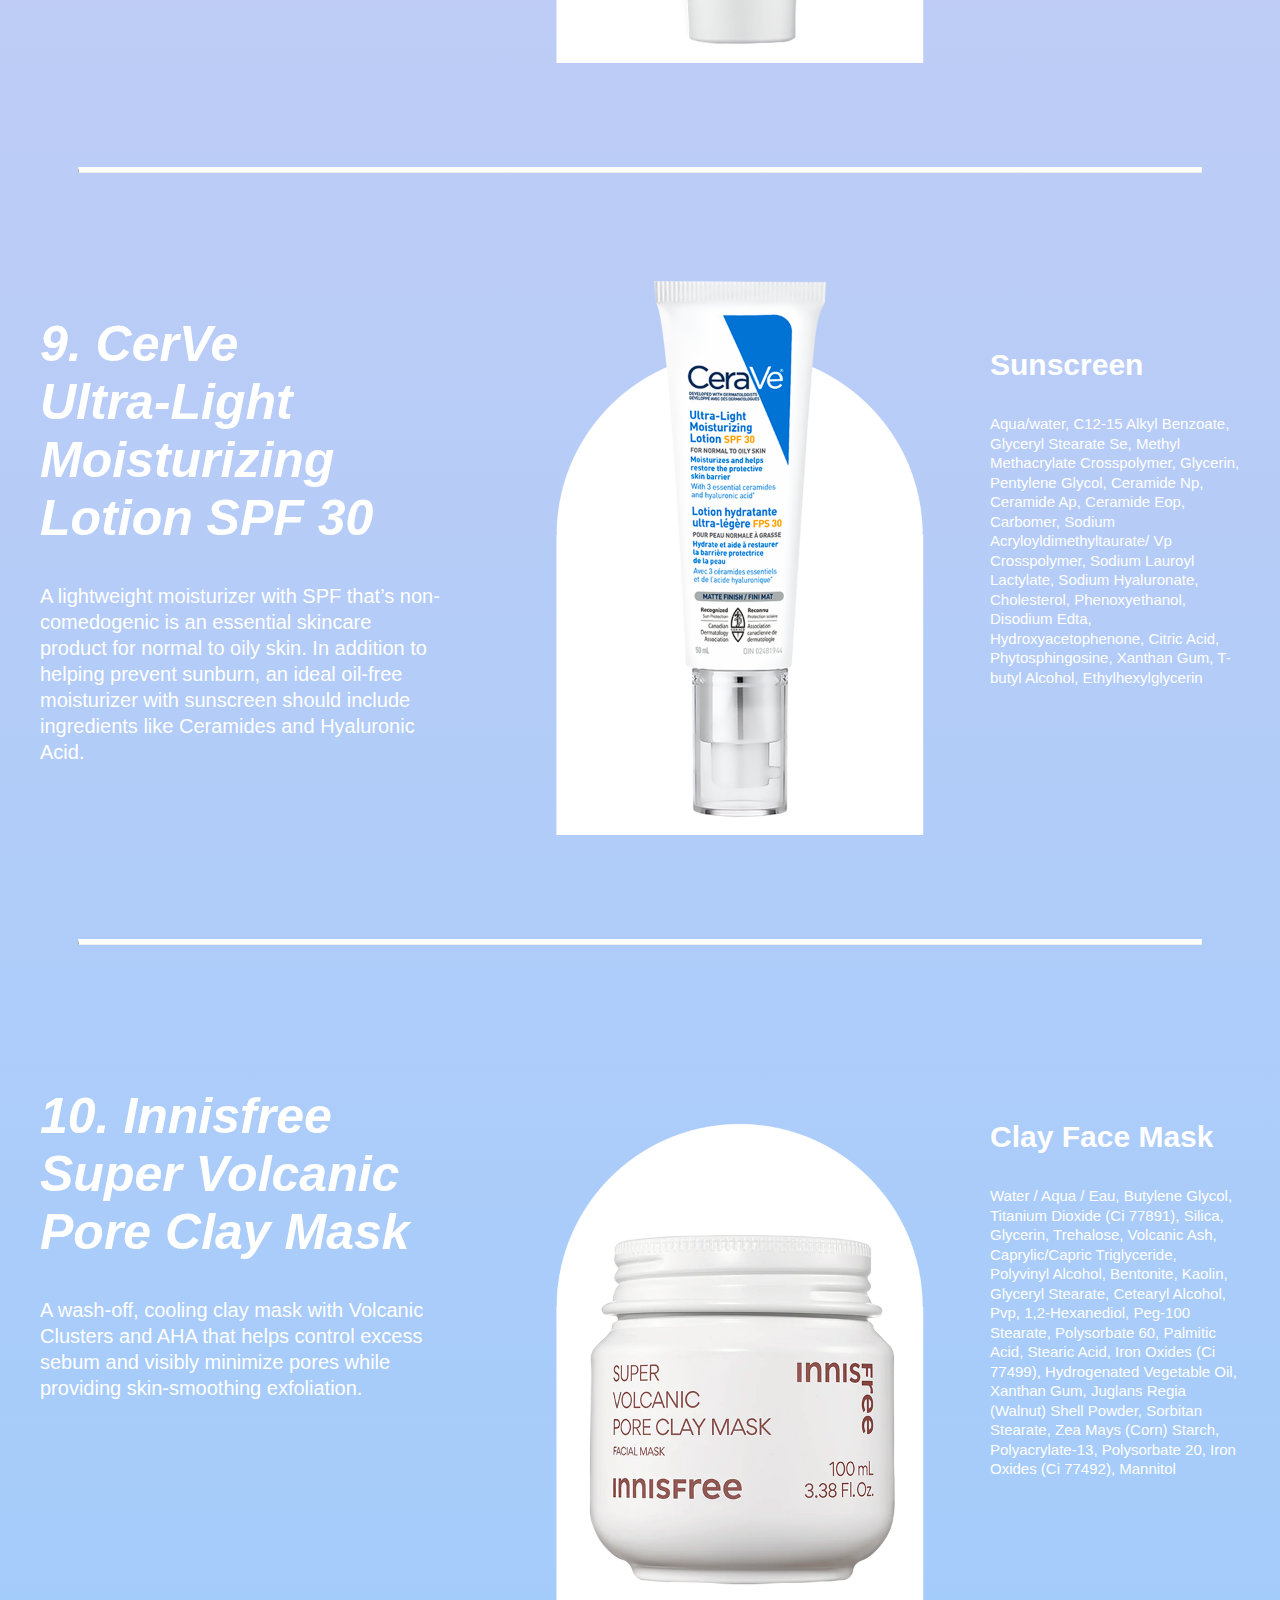
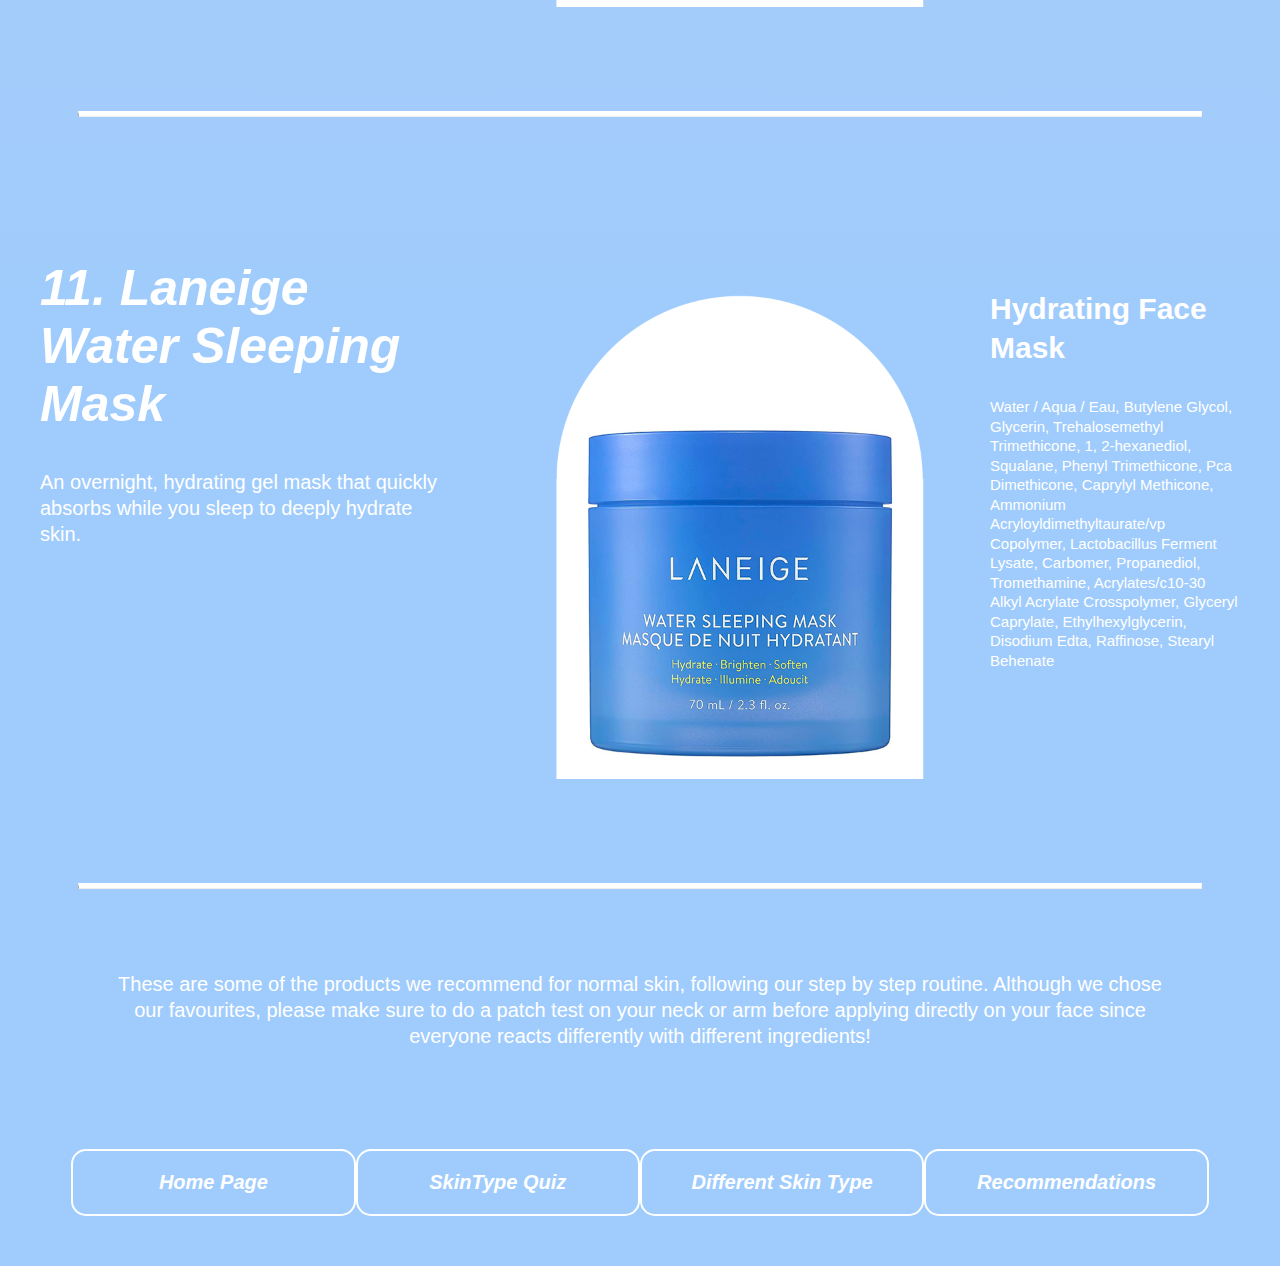
<file: html/4.1.html>
<html>
    <head>
        <title>Product recommendations for Combination Skin</title>
        <link rel="icon" type="image/x-icon" href="../images/bubble.png">
        <link rel="stylesheet" href="stylesheet0.1/4.1.css">
    </head>

    <body>
        <h1>
            Recommendations <br>
            for Combination Skin
        </h1>
        <br><br><br>

        <div class="parent">
            <div class="child1">
                <p1>1. Kiehl's Daily Refining Milk Peel Toner
                </p1><br><br><br>
                <p2> Gentle enough for daily use, the 
                    milk-peel toner refines and restores for 
                    replenished, healthy-looking skin. This 
                    dual-action exfoliating toner formulated 
                    with Lipo Hydroxy Acid and 23% Emollients, 
                    including Almond Milk, lightly exfoliates 
                    and dissolves impurities while replenishing 
                    the skin’s moisture levels for a clear 
                    complexion and a smooth, comfortable feel.
                </p2>
            </div>
            <div class="child2">
                
                 <a href="https://www.kiehls.ca/en/skincare/skin-concerns/lifting-and-firming/daily-refining-milk-peel-toner/WW0115KIE.html">
                    <img src="images0.1/kiehl exfoliater 1.1.png"></a>
                 
                
            </div>
            <div class="child1">
                <p id="step"> Exfoliater </p>
                <p id="ingredients">Aqua/Water, Hydrogenated Polydecene, Caprylic/Capric 
                    Triglyceride, Squalane, Carthamus Tinctorius Seed 
                    Oil/Safflower Seed Oil, 1,2-Hexanediol, PEG-6 
                    Caprylic/Capric Glycerides, PEG-40 Glyceryl 
                    Cocoate, Phenoxyethanol, Sodium Coceth Sulfate, 
                    Capryloyl Salicylic Acid, Tromethamine, 
                    Ethylhexylglycerin, Citrus Nobilis Peel Oil/Mandarin 
                    Orange Peel Oil, Adenosine, Limonene, Caprylyl Glycol, 
                    Anthemis Nobilis Flower Oil, Cupressus Sempervirens 
                    Leaf/Nut/Stem Oil, Prunus Amygdalus Dulcis Seed 
                    Extract/Sweet Almond Seed Extract, Benzyl Alcohol, 
                    Xanthan Gum, Silybum Marianum Extract, Tocopherol, 
                    Dehydroacetic Acid, Lactic Acid.</p>
            </div>
        </div>

        <br><br><br><br><br><br><br><br><br><br><br><br>
        <hr><br><br><br>

        <div class="parent">
            <div class="child1">
                <p1>2. Cetaphil Gentle Skin Cleanser
                </p1><br><br><br>
                <p2> This mild cleansing formula is clinically 
                    tested to be gentle at removing dirt, makeup, 
                    and impurities while preserving skin’s natural 
                    moisture barrier.
                </p2>
            </div>
            <div class="child2">
                <a href="https://www.cetaphil.ca/en/cleansers/gentle-skin-cleanser/772618047102.html">
                <img src="images0.1/cetaphil 1.1.png"></a>
            </div>
            <div class="child1">
                <p id="step"> Cleanser </p>
                <p id="ingredients">Aqua, Glycerin, Cetearyl alcohol, 
                    Sodium benzoate, Sodium cocoyl isethionate, Xanthan gum, 
                    Panthenol, Citric acid, Niacinamide, Pantolactone. </p>
            </div>
        </div>

        <br><br><br><br><br><br><br><br><br><br><br><br>
        <hr><br><br><br>

        <div class="parent">
            <div class="child1">
                <p1>3. Innisfree Retinol Cica Moisture Recovery Serum 
                </p1><br><br><br>
                <p2> A gentle, effective daily retinol serum with 
                    soothing Centella asiatica (Cica) that 
                    visibly smooths away dead skin cells and 
                    build up from pores, to help promote healthy 
                    skin turnover.
                </p2>
            </div>
            <div class="child2">
                <a href="https://us.innisfree.com/products/retinol-cica-moisture-recovery-serum">
                <img src="images0.1/innisfree1.1.png">
                </a>
            </div>
            <div class="child1">
                <p id="step"> Anti-aging Serum </p>
                <p id="ingredients">Water / Aqua / Eau, Glycerin, Propanediol,
                     Niacinamide, Dibutyl Adipate, Butylene Glycol, Caprylic/Capric 
                     Triglyceride, 1,2-Hexanediol, Hydrogenated Lecithin, Ammonium 
                     Acryloyldimethyltaurate / VP Copolymer, Helianthus Annuus 
                     (Sunflower) Seed Oil, Cholesterol, Allantoin, Glycine Soja 
                     (Soybean) Oil, Tocopherol, Tocopheryl Acetate, Sodium Methyl 
                     Stearoyl Taurate, Daucus Carota Sativa (Carrot) Root Extract,
                     Pentylene Glycol, Ethylhexylglycerin, Adenosine, Retinol, 
                     Stearyl Glycyrrhetinate, Hyaluronic Acid, Mannitol, 
                     Ceramide NP, Carbomer, Beta-Glucan, Beta-Carotene, Phytosphingosine, 
                     Salicylic Acid, Acacia Senegal Gum, Acetyl Tetrapeptide-11, Propylene 
                    </p>
            </div>
        </div>

        <br><br><br><br><br><br><br><br><br><br><br><br>
        <hr><br><br><br>

        <div class="parent">
            <div class="child1">
                <p1>4. NOVA 15% Vitamin C + Turmeric Brightening Serum
                </p1><br><br><br>
                <p2> A potent brightening serum that combines the
                    clinical strength of 15% THD vitamin C with 
                    super root turmeric to visibly improve dark 
                    spots and even skin tone while being gentle 
                    on skin.
                </p2>
            </div>
            <div class="child2">
                <a href="https://www.herbivorebotanicals.com/products/nova-15-vitamin-c-turmeric-brightening-serum">
                    <img src="images0.1/herbivore1.1.png">
                </a>
            </div>
            <div class="child1">
                <p id="step"> Brightening Serum </p>
                <p id="ingredients"> Aqua / water / eau, Tetrahexyldecyl 
                Ascorbate, Glycerin, C9-12 Alkane, Sodium Stearoyl 
                Glutamate, Propanediol, Cetearyl Olivate, Sorbitan Olivate, 
                Arctostaphylos Uva-Ursi Leaf Extract, Curcuma Longa 
                (Turmeric) Root Extract, Terminalia Chebula Fruit Extract, 
                Terminalia Ferdinandiana Fruit Extract, Hyaluronic Acid, 
                Polyglyceryl-6 Stearate, Sclerotium Gum, Polyglyceryl-6 
                Polyricinoleate, Coco-Caprylate/Caprate, Glycol, Melia 
                Azadirachta Leaf Extract, Sodium Phytate,  
                Polyglyceryl-6 Behenate, Ocimum Basilicum (Basil) Flower/Leaf 
                Extract, Tocopheryl Acetate, Echinacea Purpurea Extract, 
                Ananas Sativus (Pineapple) Fruit Juice, Corallina Officinalis 
                Extract, Leuconostoc/Radish Root Ferment Filtrate, Citric Acid </p>
            </div>
        </div>

        <br><br><br><br><br><br><br><br><br><br><br><br>
        <hr><br><br><br>

        <div class="parent">
            <div class="child1">
                <p1>5. La Roche Posay Hyalu B5 hyaluronic Acid Anti-agin Face Serum
                </p1><br><br><br>
                <p2> The unique pro-skin recovery formula helps 
                    repair by replenishing the skin’s moisture 
                    barrier and activate skin renewal. It 
                    combines concentrated 2 types of pure 
                    hyaluronic acid, vitamin B5 and madecassoside 
                    for optimal effectiveness while also being 
                    suitable for sensitive skin.
                </p2>
            </div>
            <div class="child2">
                <a href="https://www.laroche-posay.ca/en_CA/hyalu-b5-anti-aging-serum/3337875583626.html">
                <img src="images0.1/larocheposay.png">
                </a>
            </div>
            <div class="child1">
                <p id="step"> Hydrating Serum </p>
                <p id="ingredients"> Aqua / Water / Eau, Glycerin, Alcohol 
                    Denat., Propylene Glycol, Panthenol, Pentylene Glycol, 
                    Dimethicone, Peg-6 Caprylic/Capric Glycerides, Tocopherol, 
                    Madecassoside, Sodium Hyaluronate, Hydrolyzed Hyaluronic 
                    Acid, Phenoxyethanol, Ppg-6-Decyltetradeceth-30, Ammonium 
                    Polyacryloyldimethyl Taurate, Xanthan Gum, Caprylyl Glycol, 
                    Disodium Edta, Butylene Glycol, Citric Acid, Glyceryl 
                    Isostearate, Parfum / Fragrance </p>

                
            </div>
        </div>

        <br><br><br><br><br><br><br><br><br><br><br><br>
        <hr class="hr2"><br><br><br>

        <div class="parent">
            <div class="child1">
                <p3>6. Paula's Choice BHA 9 Treatment
                </p3><br><br><br>
                <p4> The unique pro-skin recovery formula helps 
                    repair by replenishing the skin’s moisture 
                    barrier and activate skin renewal. It 
                    combines concentrated 2 types of pure 
                    hyaluronic acid, vitamin B5 and madecassoside 
                    for optimal effectiveness while also being 
                    suitable for sensitive skin.
                </p4>
            </div>
            <div class="child2">
                <a href="https://www.paulaschoice.com/bha-9-treatment/773.html">
                    <img src="images0.1/paula1.1.png">
                </a>
            </div>
            <div class="child1">
                <p id="step2"> Acne-fighting Serum </p>
                <p id="ingredients2"> Propylene Glycol⁠, PEG-75 Stearate⁠, PEG-8⁠, 
                    Water⁠, Salicylic Acid⁠, Glycerin⁠, Avena Sativa (Oat) Kernel 
                    Extract⁠, Butylene Glycol⁠, Boerhavia Diffusa Root Extract⁠, 
                    Sea Whip Extract⁠, Arginine⁠, Polysorbate 20⁠, Disodium EDTA⁠
                </p>
            </div>
        </div>

        <br><br><br><br><br><br><br><br><br><br><br><br>
        <hr class="hr2"><br><br><br>

        <div class="parent">
            <div class="child1">
                <p3>7. Neutrogena Hydro Boost Gel Cream
                </p3><br><br><br>
                <p4> Hydro Boost Gel Cream instantly quenches dry skin and keeps 
                    it looking smooth, supple and hydrated all day. The unique 
                    light-weight formula absorbs quickly, like a gel, but has 
                    the long-lasting, intense moisturizing power of a cream. 
                    It boosts skin's hydration level and locks it in all day.
                </p4>
            </div>
            <div class="child2">
                <a href="https://www.neutrogena.ca/face/moisturizer-hydration-serum/neutrogena-hydro-boost-gel-cream?_gl=1*1x32iu1*_up*MQ..&gclid=CjwKCAjw17qvBhBrEiwA1rU9w1-skaSBQBgGKR0kKO7uIvDufq1lAegtR8yZgU_wEqMbYg2bYU5QaRoCG6sQAvD_BwE&gclsrc=aw.ds">
                    <img src="images0.1/neutrogena white.png">
                </a>
            </div>
            <div class="child1">
                <p id="step2"> Oil-free Moisturizer </p>
                <p id="ingredients2"> Water (eau), Glycerin, Dimethicone, Cetearyl 
                    Olivate, Sorbitan Olivate, Sodium Hyaluronate, Serine, Glycine, 
                    Alanine, Threonine, Arginine, Proline, Lysine HCl, Glutamic 
                    Acid, Sodium PCA, PCA, Sodium Lactate, Urea, Sodium Chloride, 
                    Citric Acid, Betaine, Allantoin, Fructose, Maltose, Trehalose, 
                    Glucose, Pentylene Glycol, Synthetic Beeswax, Polyacrylate 
                    Crosspolymer-6, Dimethicone Crosspolymer, Dimethiconol, 
                    Ethylhexylglycerin, Caprylyl Glycol, Sodium Hydroxide.
                </p>
            </div>
        </div>

        <br><br><br><br><br><br><br><br><br><br><br><br>
        <hr class="hr2"> <br><br><br>

        <div class="parent">
            <div class="child1">
                <p3>8. Kiehl's Ultra Facial Advanced Barrier Cream
                </p3><br><br><br>
                <p4> An intensive barrier cream with Colloidal Oatmeal that provides 
                    instant repair and relief within one hour for dry and sensitive 
                    skin. Recognized by the Canadian Dermatology Association.
                </p4>
            </div>
            <div class="child2">
                <a href="https://www.kiehls.ca/en/skincare/face-moisturizers/ultra-facial-advanced-repair-barrier-cream/WW0231KIE.html">
                    <img src="images0.1/kiehl moisturizer white.png">
                </a>
            </div>
            <div class="child1">
                <p id="step2">Heavier Cream Moisturizer </p>
                <p id="ingredients2"> Aqua / Water, Butylene Glycol, Glycerin, 
                    Caprylic/capric Triglyceride, Behenyl Alcohol, Pentylene Glycol, 
                    Niacinamide, Dicaprylyl Carbonate, Cetearyl Alcohol,trehalose,
                    sucrose Polystearate,c12-16 Alcohols,acrylates/c10-30 Alkyl 
                    Acrylate Crosspolymer, tromethamine, tocopherol, hydroxyethyl 
                    Acrylate/sodium Acryloyldimethyl Taurate ,copolymer,ceramide 
                    Np,allantoin,hydrogenated Polyisobutene,
                </p>
            </div>
        </div>

        <br><br><br><br><br><br><br><br><br><br><br><br>
        <hr class="hr2"> <br><br><br>

        <div class="parent">
            <div class="child1">
                <p3>9. CerVe <br>Ultra-Light Moisturizing Lotion SPF 30
                </p3><br><br><br>
                <p4> A lightweight moisturizer with SPF that’s 
                    non-comedogenic is an essential skincare product 
                    for normal to oily skin. In addition to helping 
                    prevent sunburn, an ideal oil-free moisturizer 
                    with sunscreen should include ingredients like 
                    Ceramides and Hyaluronic Acid.
                </p4>
            </div>
            <div class="child2">
                <a href="https://www.cerave.ca/en-ca/skincare/moisturizers/ultra-light-moisturizing-lotion-spf-30">
                    <img src="images0.1/cerave sunscreen white.png">
                </a>
            </div>
            <div class="child1">
                <p id="step2"> Sunscreen </p>
                <p id="ingredients2"> Aqua/water, C12-15 Alkyl Benzoate,
                    Glyceryl Stearate Se, Methyl Methacrylate Crosspolymer, 
                    Glycerin, Pentylene Glycol, Ceramide Np, Ceramide Ap, 
                    Ceramide Eop, Carbomer, Sodium Acryloyldimethyltaurate/
                    Vp Crosspolymer, Sodium Lauroyl Lactylate, Sodium 
                    Hyaluronate, Cholesterol, Phenoxyethanol, Disodium Edta, 
                    Hydroxyacetophenone, Citric Acid, Phytosphingosine, 
                    Xanthan Gum, T-butyl Alcohol, Ethylhexylglycerin
                </p>
            </div>
        </div>

        <br><br><br><br><br><br><br><br><br><br><br><br>
        <hr class="hr2"> <br><br><br>

        <div class="parent">
            <div class="child1">
                <p3>10. Innisfree Super Volcanic Pore Clay Mask
                </p3><br><br><br>
                <p4> A wash-off, cooling clay mask with Volcanic Clusters 
                    and AHA that helps control excess sebum and visibly 
                    minimize pores while providing skin-smoothing exfoliation.
                </p4>
            </div>
            <div class="child2">
                <a href="https://us.innisfree.com/products/super-volcanic-pore-clay-mask">
                    <img src="images0.1/innisfree mask white.png">
                </a>
            </div>
            <div class="child1">
                <p id="step2"> Clay Face Mask </p>
                <p id="ingredients2">Water / Aqua / Eau, Butylene Glycol, 
                    Titanium Dioxide (Ci 77891), Silica, Glycerin, Trehalose, 
                    Volcanic Ash, Caprylic/Capric Triglyceride, Polyvinyl 
                    Alcohol, Bentonite, Kaolin, Glyceryl Stearate, Cetearyl 
                    Alcohol, Pvp, 1,2-Hexanediol, Peg-100 Stearate, 
                    Polysorbate 60, Palmitic Acid, Stearic Acid, Iron Oxides 
                    (Ci 77499), Hydrogenated Vegetable Oil, Xanthan Gum, 
                    Juglans Regia (Walnut) Shell Powder, Sorbitan Stearate, 
                    Zea Mays (Corn) Starch, Polyacrylate-13, Polysorbate 20, 
                    Iron Oxides (Ci 77492), Mannitol
                </p>
            </div>
        </div>

        <br><br><br><br><br><br><br><br><br><br><br><br>
        <hr class="hr2"> <br><br><br>

        <div class="parent">
            <div class="child1">
                <p3>11. Laneige Water Sleeping Mask
                </p3><br><br><br>
                <p4> An overnight, hydrating gel mask that quickly absorbs while 
                    you sleep to deeply hydrate skin.
                </p4>
            </div>
            <div class="child2">
                <a href="https://us.laneige.com/products/water-sleeping-mask">
                    <img src="images0.1/laneigeface mask.png">
                </a>
            </div>
            <div class="child1">
                <p id="step2"> Hydrating Face Mask </p>
                <p id="ingredients2">Water / Aqua / Eau, Butylene Glycol, 
                    Glycerin, Trehalosemethyl Trimethicone, 1, 2-hexanediol, 
                    Squalane, Phenyl Trimethicone, Pca Dimethicone, Caprylyl 
                    Methicone, Ammonium Acryloyldimethyltaurate/vp Copolymer, 
                    Lactobacillus Ferment Lysate, Carbomer, Propanediol, 
                    Tromethamine, Acrylates/c10-30 Alkyl Acrylate Crosspolymer, 
                    Glyceryl Caprylate, Ethylhexylglycerin, Disodium Edta, 
                    Raffinose, Stearyl Behenate
                </p>
            </div>
        </div>

        <br><br><br><br><br><br><br><br><br><br><br><br>
        <hr class="hr2"> <br><br><br>

        <p id="explain">
            These are some of the products we recommend for normal skin, following our step by step routine. 
            Although we chose our favourites, please make sure to do a patch test on your neck or arm before
            applying directly on your face since everyone reacts differently with different ingredients!
        </p>

        <div class="parent2">
            <div class="child3"> 
                <a id="pagebar-home" href="../index.html"> Home Page</a> 
            </div>
            <div class="child3"> 
                <a id="pagebar-quiz" href="0.1.html">SkinType Quiz</a> 
            </div>
            <div class="child3"> 
                <div class="dropdown">
                    <a id="pagebar-skin-type" class="dropbtn">Different Skin Type</a> 
                    <div class="dropdown-content">
                        <a href="1.0.html">Normal Skin</a>
                        <a href="2.0.html">Oily Skin</a>
                        <a href="3.0.html">Dry Skin</a>
                        <a href="4.0.html">Combination Skin</a>
                        <a href="5.0.html">Sensitive Skin</a>
                    </div>
                </div>
            </div>
            <div class="child3"> 
                <div class="dropdown">
                    <a id="pagebar-products" class="dropbtn">Recommendations</a> 
                    <div class="dropdown-content">
                        <a href="1.1.html">Normal Skin</a>
                        <a href="2.1.html">Oily Skin</a>
                        <a href="3.1.html">Dry Skin</a>
                        <a href="4.1.html">Combination Skin</a>
                        <a href="5.1.html">Sensitive Skin</a>

                    </div>
                </div>
            </div>
        </div>
        
        <script>

            document.querySelectorAll(".dropdown .dropbtn").forEach(function(dropdownBtn) {
            dropdownBtn.addEventListener("click", function() {
            var dropdownContent = this.parentNode.querySelector('.dropdown-content');
            dropdownContent.classList.toggle("show");
            });
        });

// Close the dropdown menu if the user clicks outside of it
window.onclick = function(event) {
    if (!event.target.matches('.dropbtn')) {
        var dropdowns = document.getElementsByClassName("dropdown-content");
        for (var i = 0; i < dropdowns.length; i++) {
            var openDropdown = dropdowns[i];
            if (openDropdown.classList.contains('show')) {
                openDropdown.classList.remove('show');
            }
        }
    }
}
        </script>
    </body>
</html>
</file>
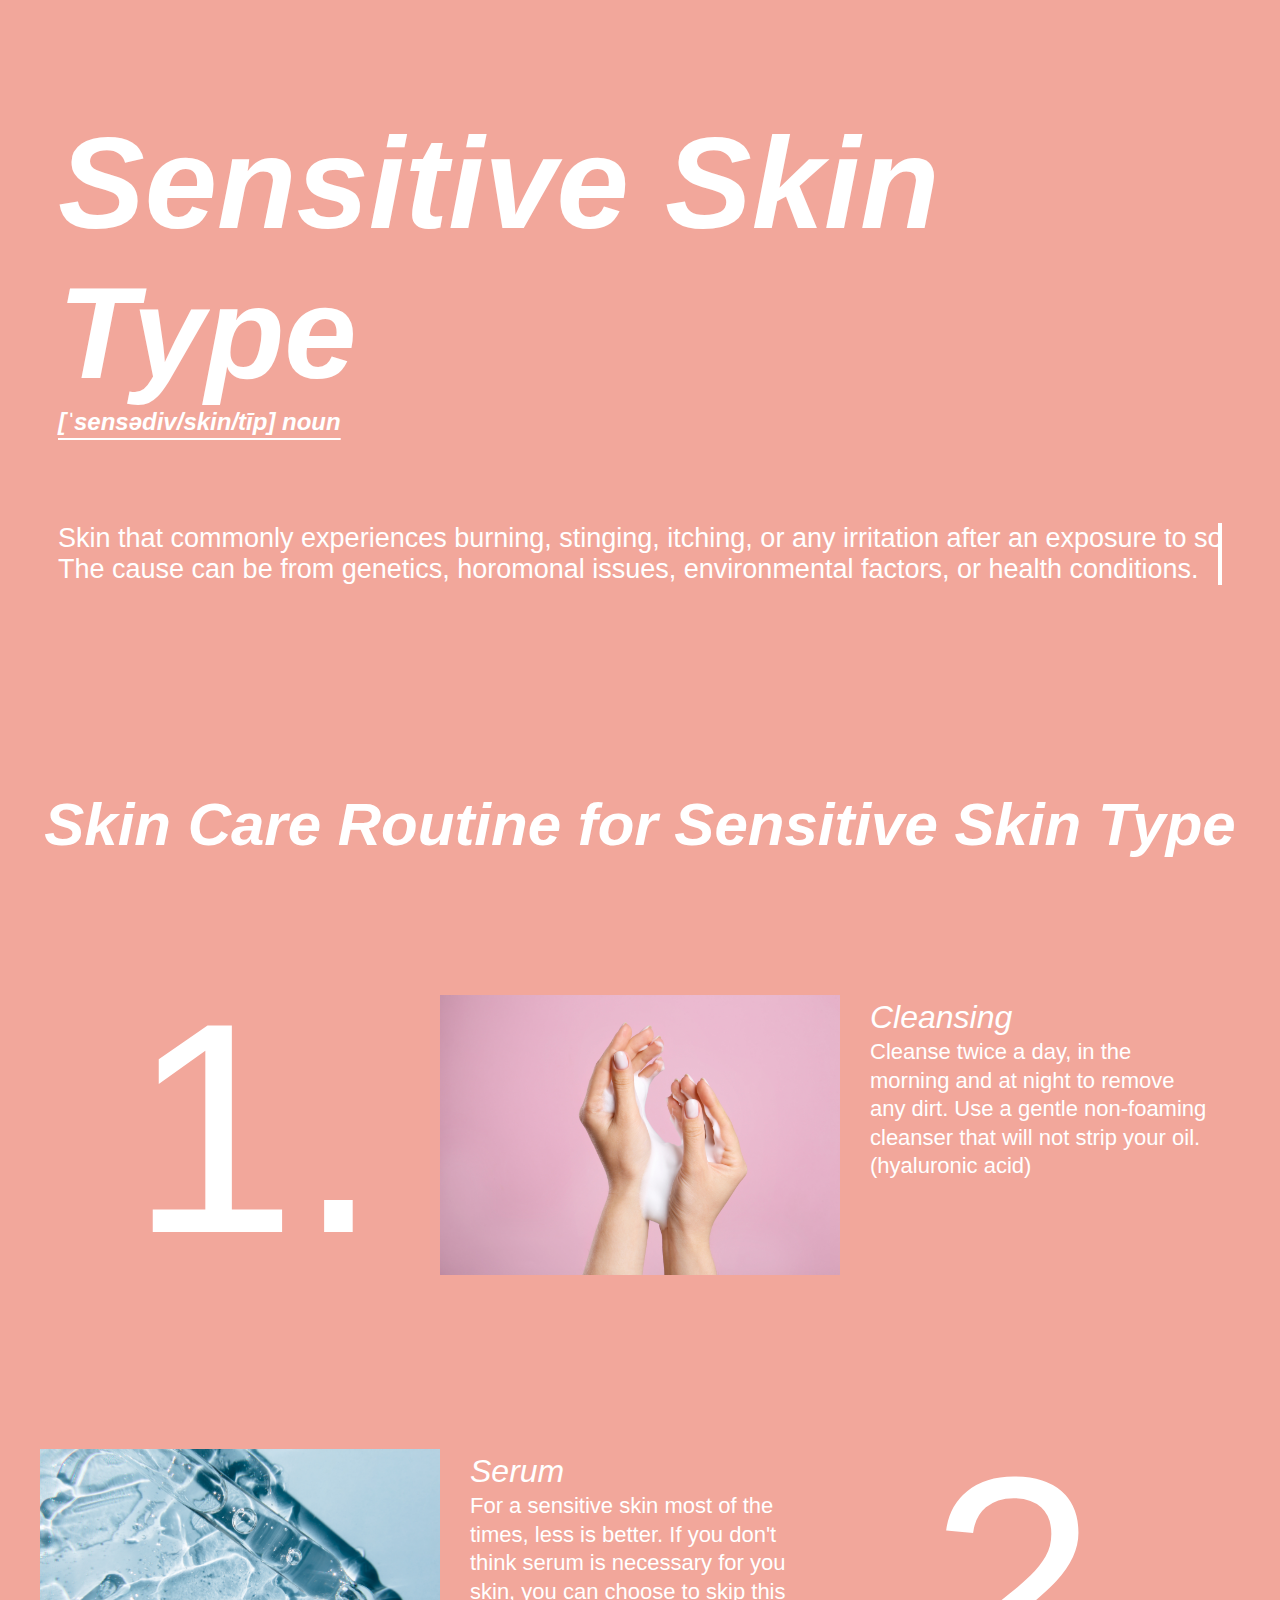
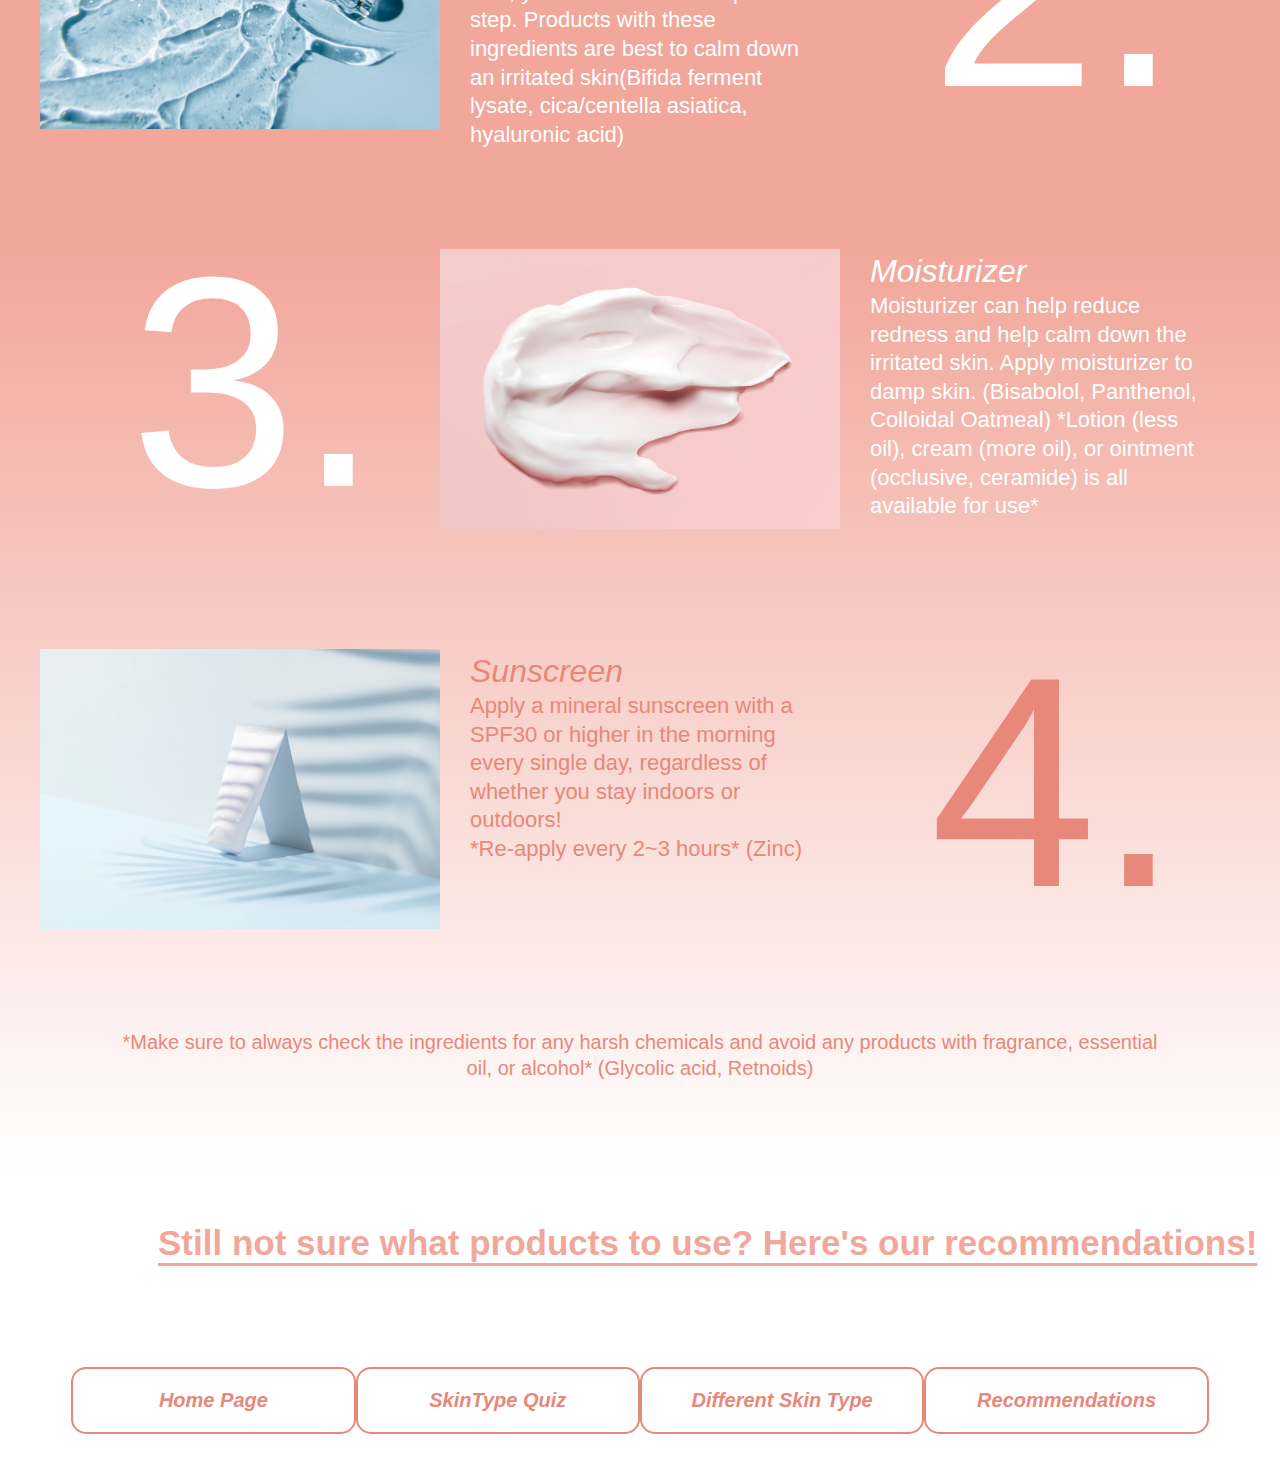
<file: html/5.0.html>
<html>
    <head>
        <title>Sensitive Skin Type</title>
        <link rel="stylesheet" href="stylesheet0.1/5.0.css">
        <link rel="icon" type="image/x-icon" href="../images/bubble.png">
    </head>

    <body>
        <h1> Sensitive Skin Type <br>
            <font size="5" weight="normal"> <u>[ˈsensədiv/skin/tīp] noun</u>
            </font>
        </h1>
        <h2 id="typing-effect">Skin that commonly experiences burning, stinging, itching, or any irritation after an exposure to something. <br>
            The cause can be from genetics, horomonal issues, environmental factors, or health conditions.</h2>
        <br><br><br><br>
        <h3> Skin Care Routine for Sensitive Skin Type </h3>
        <br><br>

        <div class="parent">
            <div class="child">
                <p2> 1.</p2>
            </div>

            <div class="child">
                <img src="images0.1/2.cleansing.jpeg">
            </div>

            <div class="child">
                <p id="explain1">
                    <font size="6">
                        <b><i>Cleansing</i></b><br> 
                    </font>
                    Cleanse twice a day, in the morning and at night to remove any dirt. 
                    Use a gentle non-foaming cleanser that will not strip your oil.<br> 
                    (hyaluronic acid)
                </p>
            </div>

        </div>
        <br><br><br>

        <div class="parent">
            <div class="child">
                <img src="images0.1/3.serum.jpeg">
            </div>
            <div class="child">
                <p id="explain1">
                    <font size="6">
                        <b><i>Serum</i></b><br> 
                    </font>
                    For a sensitive skin most of the times, less is better. If you don't think serum is necessary for you skin, you can choose to skip this step.
                    Products with these ingredients are best to calm down an irritated skin(Bifida ferment lysate, cica/centella asiatica, hyaluronic acid)
                </p>
            </div>
            <div class="child">
                <p2>2.</p2>
            </div>
        </div>

        <div class="parent">
            <div class="child">
                <p2> 3.</p2>
            </div>

            <div class="child">
                <img src="images0.1/4.moisturizer.jpeg">
            </div>

            <div class="child">
                <p id="explain1">
                    <font size="6">
                        <b><i>Moisturizer</i></b><br> 
                    </font>
                    Moisturizer can help reduce redness and help calm down the irritated skin.
                    Apply moisturizer to damp skin. (Bisabolol, Panthenol, Colloidal Oatmeal)
                    *Lotion (less oil), cream (more oil), or ointment (occlusive, ceramide) is all available for use*
                </p>
            </div> 
        </div> 

        <div class="parent">
            <div class="child">
                <img src="images0.1/5.sunscreen.jpeg">
            </div>
            <div class="child">
                <p id="explain2">
                    <font size="6">
                        <b><i>Sunscreen</i></b><br> 
                    </font>
                    Apply a mineral sunscreen with a SPF30 or higher in the morning every single day,
                    regardless of whether you stay indoors or outdoors!<br>
                    *Re-apply every 2~3 hours* (Zinc)
                </p>
            </div>
            <div class="child">
                <p3>4.</p3>
            </div>
        </div>

        <p id="tip">*Make sure to always check the ingredients for any harsh chemicals and avoid any products with fragrance, essential oil, or alcohol* (Glycolic acid, Retnoids)</p>
        <br><br><br><br>

        <h><a id="recommendations" href="5.1.html"> <u>Still not sure what products to use? Here's our recommendations! </u></a>
        </h>
        <br><br><br><br>

        <div class="parent2">
            <div class="child2"> 
                <a id="pagebar-home" href="../index.html"> Home Page</a> 
            </div>
            <div class="child2"> 
                <a id="pagebar-quiz" href="0.1.html">SkinType Quiz</a> 
            </div>
            <div class="child2"> 
                <div class="dropdown">
                    <a id="pagebar-skin-type" class="dropbtn">Different Skin Type</a> 
                    <div class="dropdown-content">
                        <a href="1.0.html">Normal Skin</a>
                        <a href="2.0.html">Oily Skin</a>
                        <a href="3.0.html">Dry Skin</a>
                        <a href="4.0.html">Combination Skin</a>
                        <a href="5.0.html">Sensitive Skin</a>
                    </div>
                </div>
            </div>
            <div class="child2"> 
                <div class="dropdown">
                    <a id="pagebar-products" class="dropbtn">Recommendations</a> 
                    <div class="dropdown-content">
                        <a href="1.1.html">Normal Skin</a>
                        <a href="2.1.html">Oily Skin</a>
                        <a href="3.1.html">Dry Skin</a>
                        <a href="4.1.html">Combination Skin</a>
                        <a href="5.1.html">Sensitive Skin</a>

                    </div>
                </div>
            </div>
        </div>
        
        <script>
            setTimeout(function() {
                var typingEffect = document.getElementById('typing-effect');
                var lineHeight = parseInt(window.getComputedStyle(typingEffect).lineHeight);
                var lines = typingEffect.offsetHeight / lineHeight;
                typingEffect.style.animation = 'typing ' + lines * 0.5 + 's steps(40, end), blink-caret 0.75s step-end infinite';
            }, 1000); 

            document.querySelectorAll(".dropdown .dropbtn").forEach(function(dropdownBtn) {
            dropdownBtn.addEventListener("click", function() {
            var dropdownContent = this.parentNode.querySelector('.dropdown-content');
            dropdownContent.classList.toggle("show");
            });
        });

// Close the dropdown menu if the user clicks outside of it
window.onclick = function(event) {
    if (!event.target.matches('.dropbtn')) {
        var dropdowns = document.getElementsByClassName("dropdown-content");
        for (var i = 0; i < dropdowns.length; i++) {
            var openDropdown = dropdowns[i];
            if (openDropdown.classList.contains('show')) {
                openDropdown.classList.remove('show');
            }
        }
    }
}
        </script>
    </body>
</html>
</file>
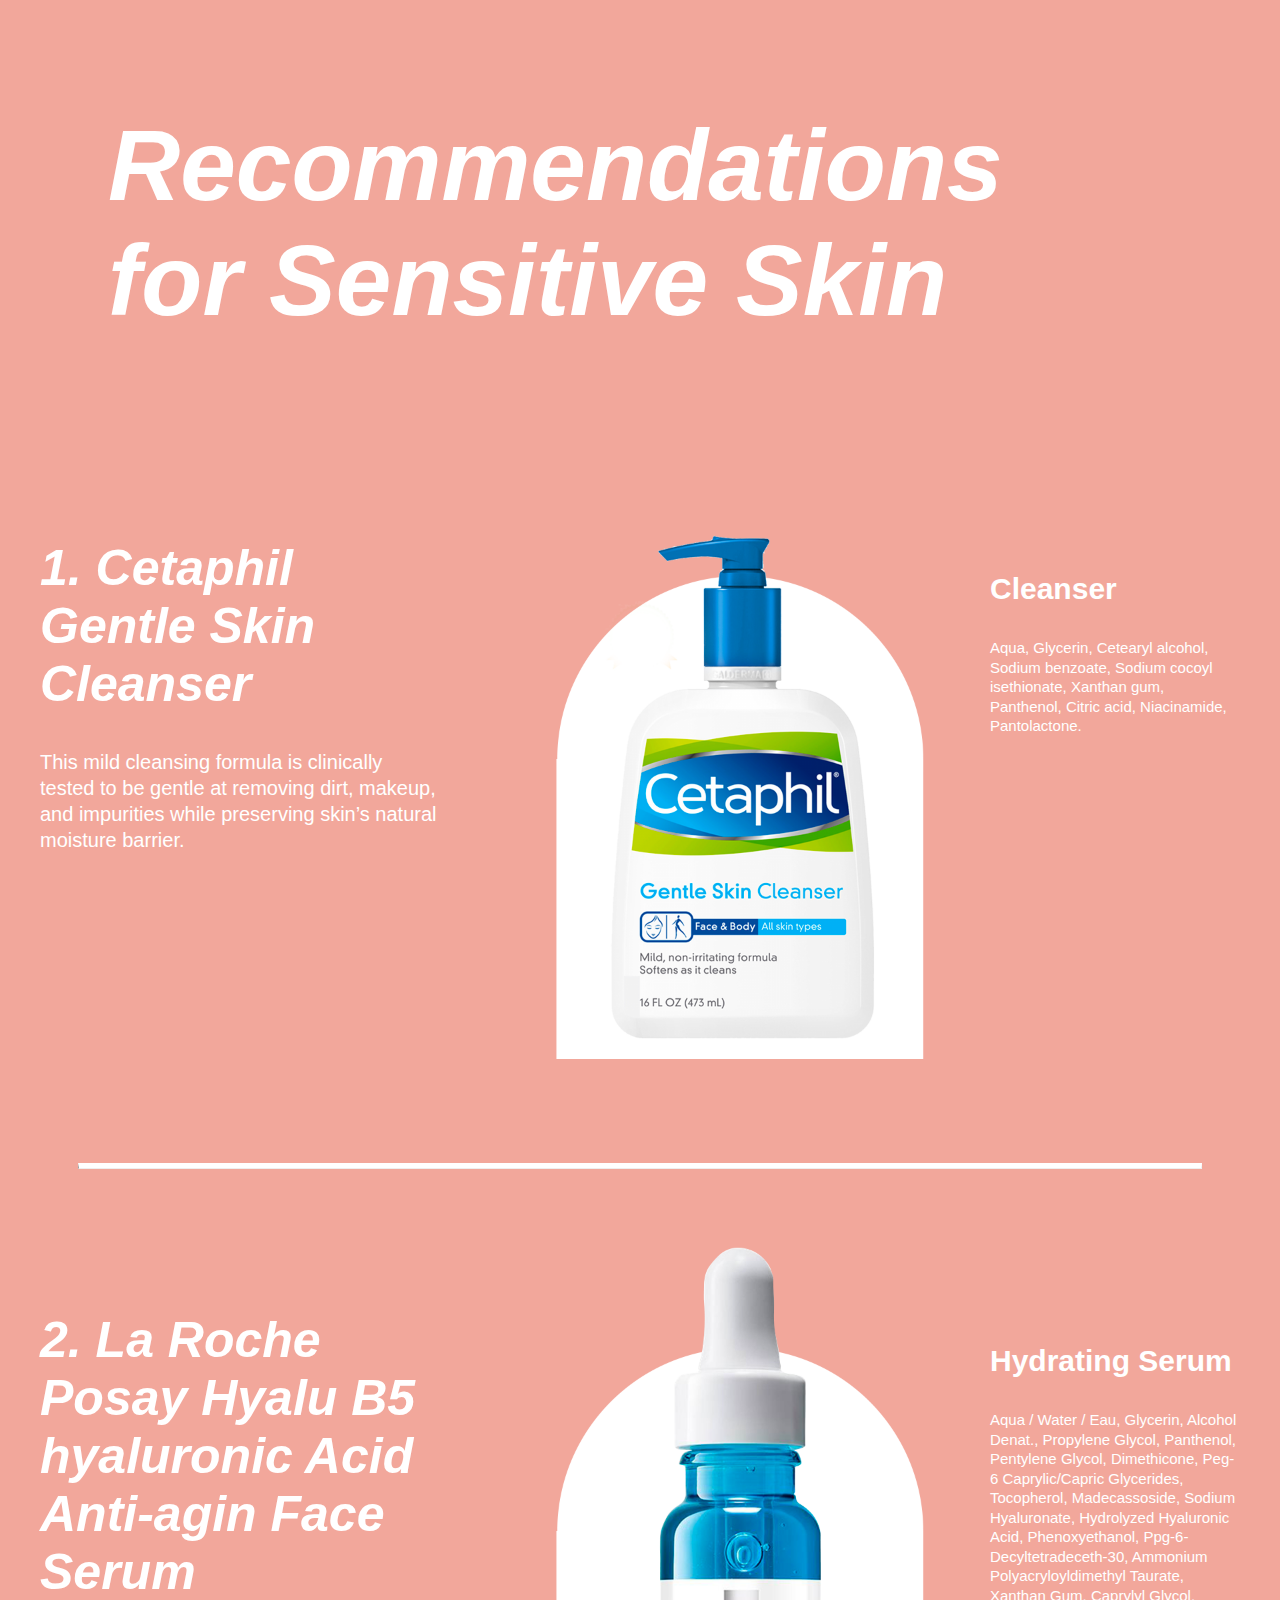
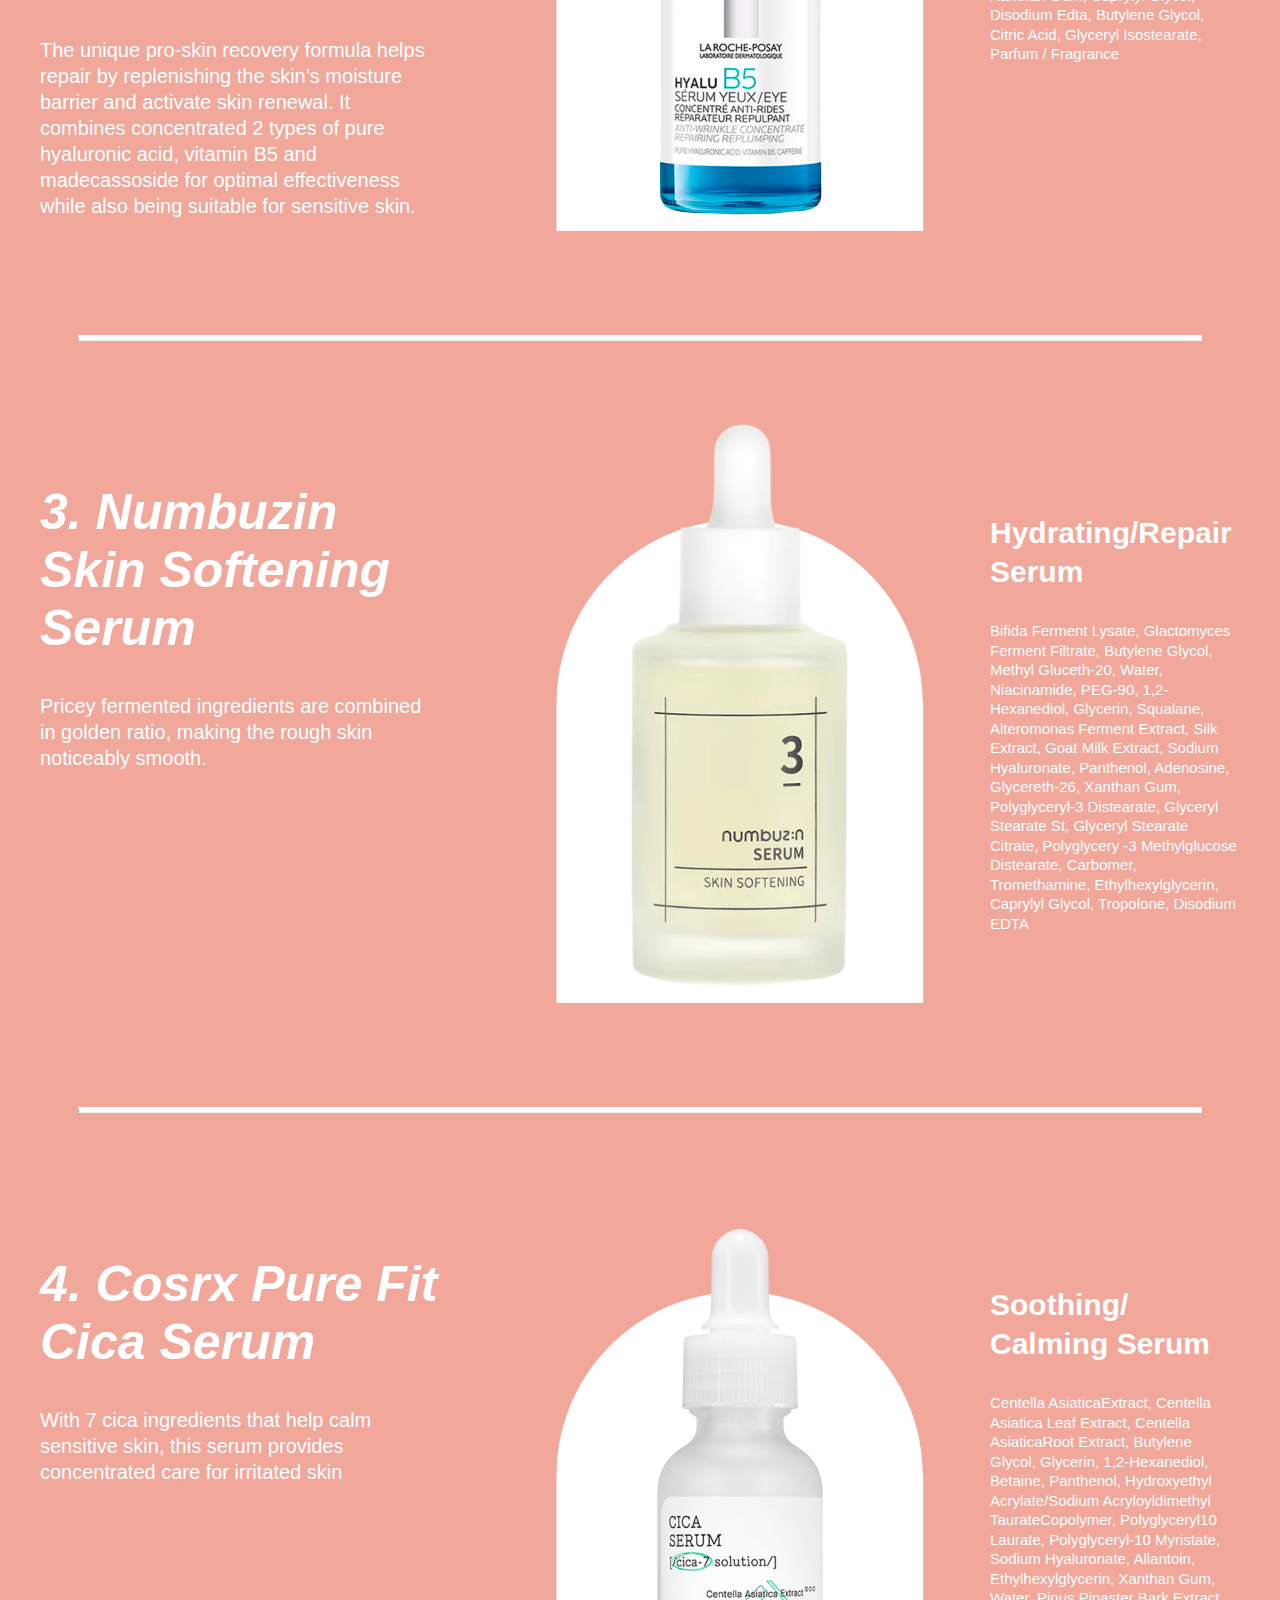
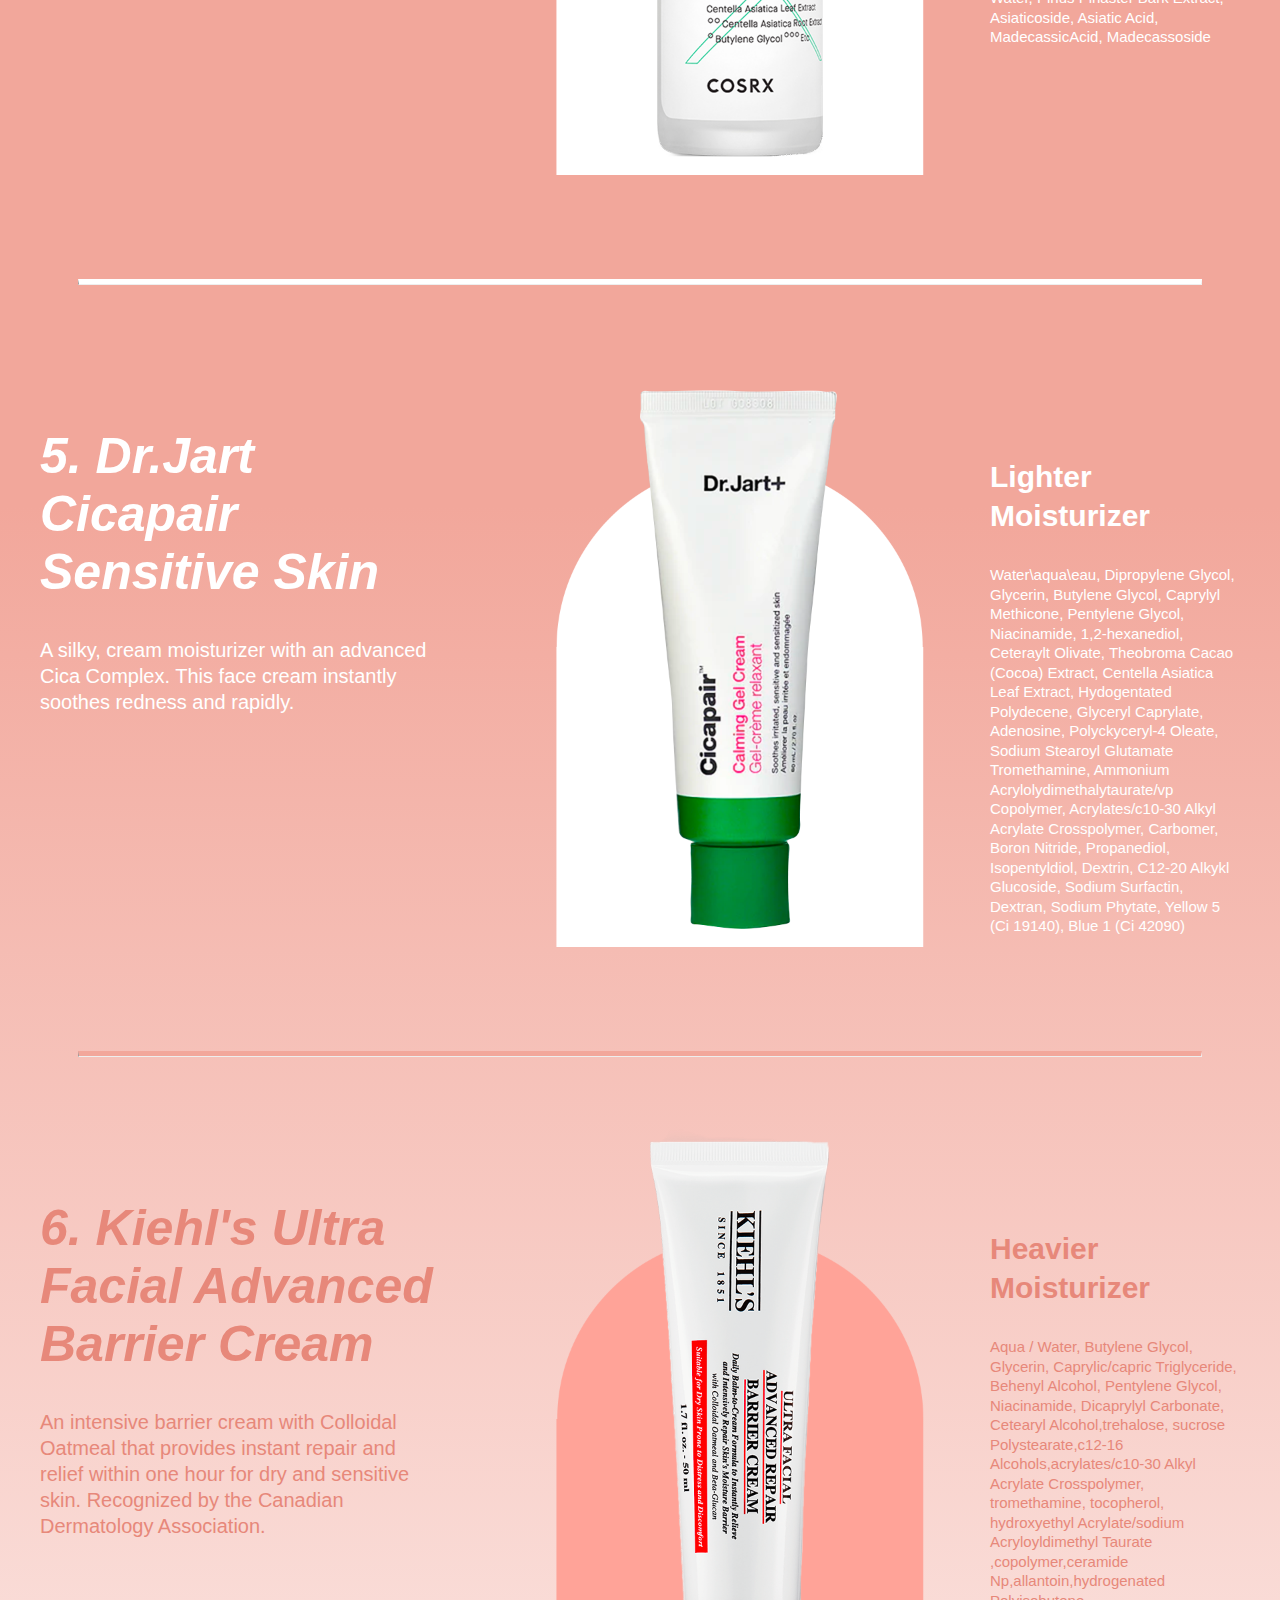
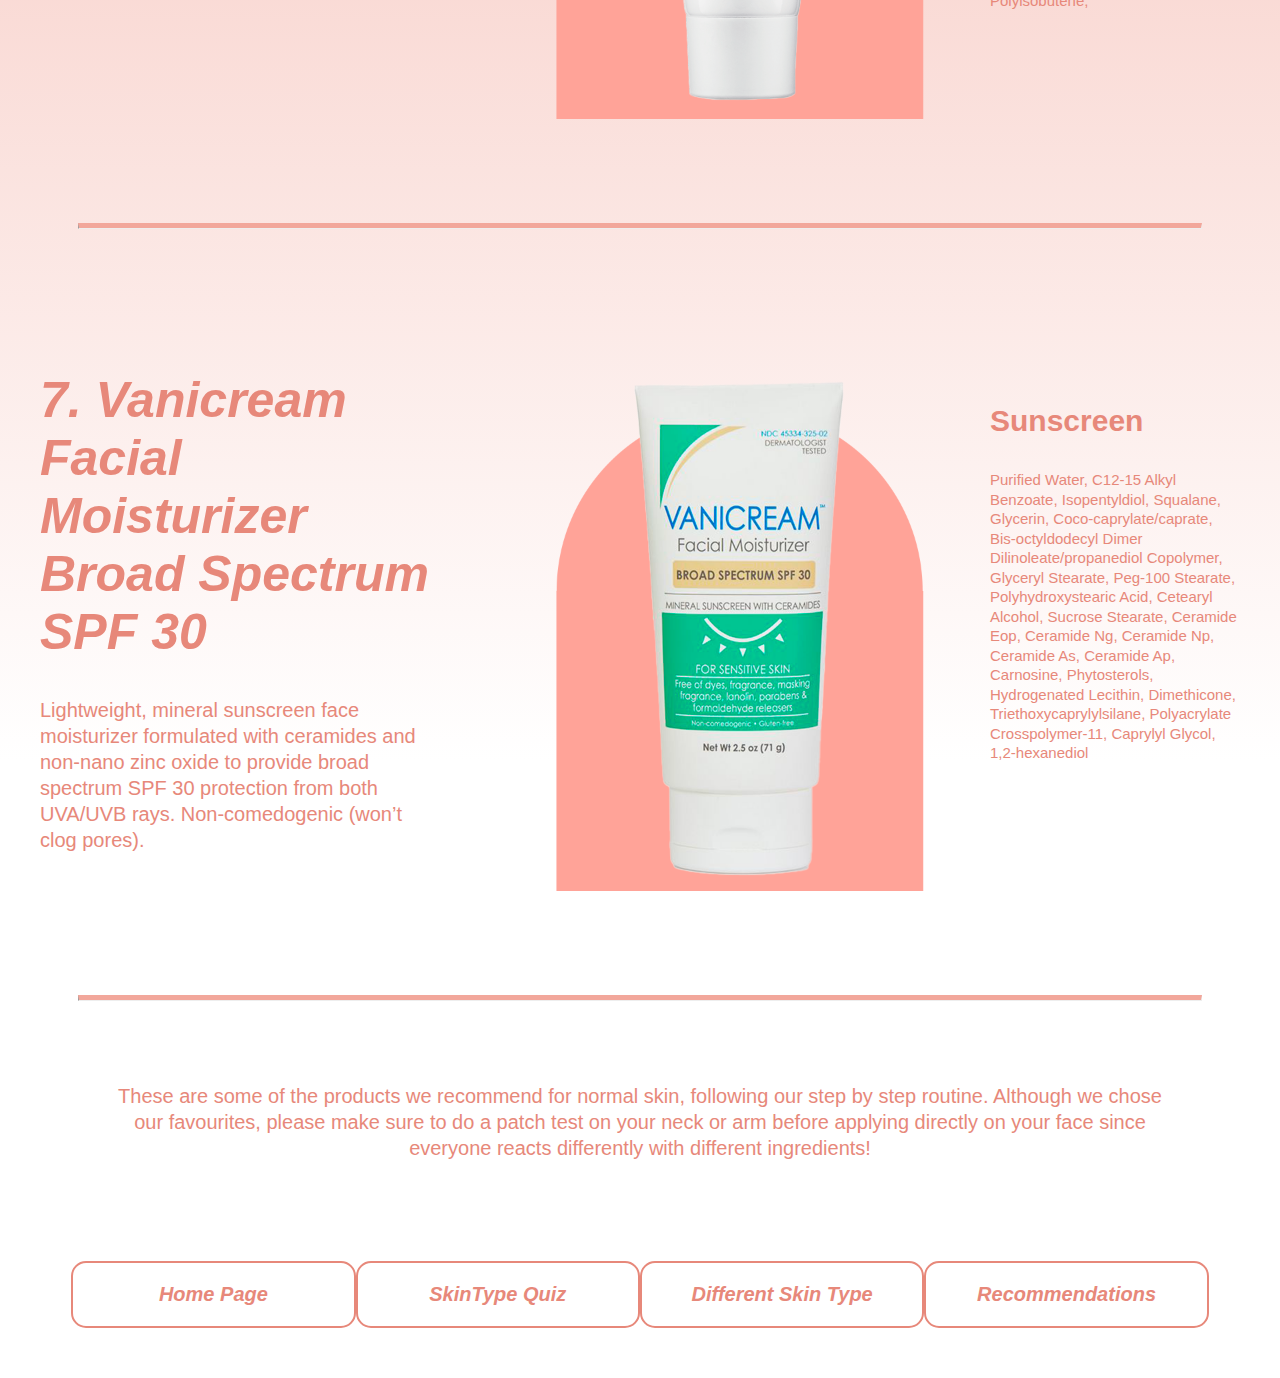
<file: html/5.1.html>
<html>
    <head>
        <title>Product recommendations for Sensitive Skin</title>
        <link rel="stylesheet" href="stylesheet0.1/5.1.css">
        <link rel="icon" type="image/x-icon" href="../images/bubble.png">
    </head>

    <body>
        <h1>
            Recommendations <br>
            for Sensitive Skin
        </h1>
        <br><br><br>

        <div class="parent">
            <div class="child1">
                <p1>1. Cetaphil Gentle Skin Cleanser
                </p1><br><br><br>
                <p2> This mild cleansing formula is clinically 
                    tested to be gentle at removing dirt, makeup, 
                    and impurities while preserving skin’s natural 
                    moisture barrier.
                </p2>
            </div>
            <div class="child2">
                <a href="https://www.cetaphil.ca/en/cleansers/gentle-skin-cleanser/772618047102.html">
                <img src="images0.1/cetaphil 1.1.png"></a>
            </div>
            <div class="child1">
                <p id="step"> Cleanser </p>
                <p id="ingredients">Aqua, Glycerin, Cetearyl alcohol, 
                    Sodium benzoate, Sodium cocoyl isethionate, Xanthan gum, 
                    Panthenol, Citric acid, Niacinamide, Pantolactone. </p>
            </div>
        </div>

        <br><br><br><br><br><br><br><br><br><br><br><br>
        <hr><br><br><br>

        <div class="parent">
            <div class="child1">
                <p1>2. La Roche Posay Hyalu B5 hyaluronic Acid Anti-agin Face Serum
                </p1><br><br><br>
                <p2> The unique pro-skin recovery formula helps 
                    repair by replenishing the skin’s moisture 
                    barrier and activate skin renewal. It 
                    combines concentrated 2 types of pure 
                    hyaluronic acid, vitamin B5 and madecassoside 
                    for optimal effectiveness while also being 
                    suitable for sensitive skin.
                </p2>
            </div>
            <div class="child2">
                <a href="https://www.laroche-posay.ca/en_CA/hyalu-b5-anti-aging-serum/3337875583626.html">
                <img src="images0.1/larocheposay.png">
                </a>
            </div>
            <div class="child1">
                <p id="step"> Hydrating Serum </p>
                <p id="ingredients"> Aqua / Water / Eau, Glycerin, Alcohol 
                    Denat., Propylene Glycol, Panthenol, Pentylene Glycol, 
                    Dimethicone, Peg-6 Caprylic/Capric Glycerides, Tocopherol, 
                    Madecassoside, Sodium Hyaluronate, Hydrolyzed Hyaluronic 
                    Acid, Phenoxyethanol, Ppg-6-Decyltetradeceth-30, Ammonium 
                    Polyacryloyldimethyl Taurate, Xanthan Gum, Caprylyl Glycol, 
                    Disodium Edta, Butylene Glycol, Citric Acid, Glyceryl 
                    Isostearate, Parfum / Fragrance </p>

                
            </div>
        </div>

        <br><br><br><br><br><br><br><br><br><br><br><br>
        <hr><br><br><br>

        <div class="parent">
            <div class="child1">
                <p1>3. Numbuzin Skin Softening Serum
                </p1><br><br><br>
                <p2> Pricey fermented ingredients are combined in 
                    golden ratio, making the rough skin noticeably 
                    smooth.
                </p2>
            </div>
            <div class="child2">
                <a href="https://numbuzin.shop/product/no3-skin-softening-serum/86/">
                    <img src="images0.1/numbuzin serum.png">
                </a>
            </div>
            <div class="child1">
                <p id="step"> Hydrating/Repair Serum </p>
                <p id="ingredients"> Bifida Ferment Lysate, Glactomyces Ferment 
                    Filtrate, Butylene Glycol, Methyl Gluceth-20, Water, 
                    Niacinamide, PEG-90, 1,2-Hexanediol, Glycerin, Squalane, 
                    Alteromonas Ferment Extract, Silk Extract, Goat Milk 
                    Extract, Sodium Hyaluronate, Panthenol, Adenosine, 
                    Glycereth-26, Xanthan Gum, Polyglyceryl-3 Distearate, Glyceryl 
                    Stearate St, Glyceryl Stearate Citrate, Polyglycery -3 
                    Methylglucose Distearate, Carbomer, Tromethamine, Ethylhexylglycerin, 
                    Caprylyl Glycol, Tropolone, Disodium EDTA
                </p>
            </div>
        </div>

        <br><br><br><br><br><br><br><br><br><br><br><br>
        <hr><br><br><br>

        <div class="parent">
            <div class="child1">
                <p1>4. Cosrx Pure Fit Cica Serum
                </p1><br><br><br>
                <p2> With 7 cica ingredients that help calm sensitive 
                    skin, this serum provides concentrated care for 
                    irritated skin
                </p2>
            </div>
            <div class="child2">
                <a href="https://www.cosrx.com/products/pure-fit-cica-serum">
                    <img src="images0.1/cica serum.png">
                </a>
            </div>
            <div class="child1">
                <p id="step">Soothing/ Calming Serum </p>
                <p id="ingredients"> Centella AsiaticaExtract, Centella Asiatica 
                    Leaf Extract, Centella AsiaticaRoot Extract, Butylene Glycol, 
                    Glycerin, 1,2-Hexanediol, Betaine, Panthenol, Hydroxyethyl 
                    Acrylate/Sodium Acryloyldimethyl TaurateCopolymer, Polyglyceryl10 
                    Laurate, Polyglyceryl-10 Myristate, Sodium Hyaluronate, Allantoin, 
                    Ethylhexylglycerin, Xanthan Gum, Water, Pinus Pinaster Bark Extract, 
                    Asiaticoside, Asiatic Acid, MadecassicAcid, Madecassoside
                </p>
            </div>
        </div>

        <br><br><br><br><br><br><br><br><br><br><br><br>
        <hr><br><br><br>

        <div class="parent">
            <div class="child1">
                <p1>5. Dr.Jart Cicapair Sensitive Skin
                </p1><br><br><br>
                <p2> A silky, cream moisturizer with an advanced 
                    Cica Complex. This face cream instantly soothes 
                    redness and rapidly.
                </p2>
            </div>
            <div class="child2">
                <a href="https://www.drjart.com/product/28258/116794/moisturizers/cicapairtm-cooling-gel-moisturizer-for-redness?size=50_mL_%2F_1.69_fl._oz.">
                    <img src="images0.1/drjart white.png">
                </a>
            </div>
            <div class="child1">
                <p id="step">Lighter Moisturizer </p>
                <p id="ingredients"> Water\aqua\eau, Dipropylene Glycol, 
                    Glycerin, Butylene Glycol, Caprylyl Methicone, Pentylene 
                    Glycol, Niacinamide, 1,2-hexanediol, Ceteraylt Olivate, 
                    Theobroma Cacao (Cocoa) Extract, Centella Asiatica Leaf 
                    Extract, Hydogentated Polydecene, Glyceryl Caprylate,
                    Adenosine, Polyckyceryl-4 Oleate, Sodium Stearoyl Glutamate
                    Tromethamine, Ammonium Acrylolydimethalytaurate/vp Copolymer, 
                    Acrylates/c10-30 Alkyl Acrylate Crosspolymer, Carbomer, Boron 
                    Nitride, Propanediol, Isopentyldiol, Dextrin, C12-20 Alkykl 
                    Glucoside, Sodium Surfactin, Dextran, Sodium Phytate, Yellow 
                    5 (Ci 19140), Blue 1 (Ci 42090)
                </p>
            </div>
        </div>

        <br><br><br><br><br><br><br><br><br><br><br><br>
        <hr class="hr2"> <br><br><br>

        <div class="parent">
            <div class="child1">
                <p3>6. Kiehl's Ultra Facial Advanced Barrier Cream
                </p3><br><br><br>
                <p4> An intensive barrier cream with Colloidal Oatmeal that provides 
                    instant repair and relief within one hour for dry and sensitive 
                    skin. Recognized by the Canadian Dermatology Association.
                </p4>
            </div>
            <div class="child2">
                <a href="https://www.kiehls.ca/en/skincare/face-moisturizers/ultra-facial-advanced-repair-barrier-cream/WW0231KIE.html">
                    <img src="images0.1/kiehl moisturizer pink.png">
                </a>
            </div>
            <div class="child1">
                <p id="step2">Heavier Moisturizer </p>
                <p id="ingredients2"> Aqua / Water, Butylene Glycol, Glycerin, 
                    Caprylic/capric Triglyceride, Behenyl Alcohol, Pentylene Glycol, 
                    Niacinamide, Dicaprylyl Carbonate, Cetearyl Alcohol,trehalose,
                    sucrose Polystearate,c12-16 Alcohols,acrylates/c10-30 Alkyl 
                    Acrylate Crosspolymer, tromethamine, tocopherol, hydroxyethyl 
                    Acrylate/sodium Acryloyldimethyl Taurate ,copolymer,ceramide 
                    Np,allantoin,hydrogenated Polyisobutene,
                </p>
            </div>
        </div>

        <br><br><br><br><br><br><br><br><br><br><br><br>
        <hr class="hr2"> <br><br><br>

        <div class="parent">
            <div class="child1">
                <p3>7. Vanicream Facial Moisturizer Broad Spectrum SPF 30
                </p3><br><br><br>
                <p4> Lightweight, mineral sunscreen face moisturizer 
                    formulated with ceramides and non-nano zinc oxide 
                    to provide broad spectrum SPF 30 protection from 
                    both UVA/UVB rays. Non-comedogenic (won’t clog pores).
                </p4>
            </div>
            <div class="child2">
                <a href="https://www.vanicream.com/product/facial-moisturizer-with-spf">
                    <img src="images0.1/vanicream sunscreen.png">
                </a>
            </div>
            <div class="child1">
                <p id="step2"> Sunscreen </p>
                <p id="ingredients2"> Purified Water, C12-15 Alkyl Benzoate, 
                    Isopentyldiol, Squalane, Glycerin, Coco-caprylate/caprate, 
                    Bis-octyldodecyl Dimer Dilinoleate/propanediol Copolymer, 
                    Glyceryl Stearate, Peg-100 Stearate, Polyhydroxystearic 
                    Acid, Cetearyl Alcohol, Sucrose Stearate, Ceramide Eop, 
                    Ceramide Ng, Ceramide Np, Ceramide As, Ceramide Ap, 
                    Carnosine, Phytosterols, Hydrogenated Lecithin, Dimethicone, 
                    Triethoxycaprylylsilane, Polyacrylate Crosspolymer-11, 
                    Caprylyl Glycol, 1,2-hexanediol

                </p>
            </div>
        </div>

        <br><br><br><br><br><br><br><br><br><br><br><br>
        <hr class="hr2"> <br><br><br>

        <p id="explain">
            These are some of the products we recommend for normal skin, following our step by step routine. 
            Although we chose our favourites, please make sure to do a patch test on your neck or arm before
            applying directly on your face since everyone reacts differently with different ingredients!
        </p>

        <div class="parent2">
            <div class="child3"> 
                <a id="pagebar-home" href="../index.html"> Home Page</a> 
            </div>
            <div class="child3"> 
                <a id="pagebar-quiz" href="0.1.html">SkinType Quiz</a> 
            </div>
            <div class="child3"> 
                <div class="dropdown">
                    <a id="pagebar-skin-type" class="dropbtn">Different Skin Type</a> 
                    <div class="dropdown-content">
                        <a href="1.0.html">Normal Skin</a>
                        <a href="2.0.html">Oily Skin</a>
                        <a href="3.0.html">Dry Skin</a>
                        <a href="4.0.html">Combination Skin</a>
                        <a href="5.0.html">Sensitive Skin</a>
                    </div>
                </div>
            </div>
            <div class="child3"> 
                <div class="dropdown">
                    <a id="pagebar-products" class="dropbtn">Recommendations</a> 
                    <div class="dropdown-content">
                        <a href="1.1.html">Normal Skin</a>
                        <a href="2.1.html">Oily Skin</a>
                        <a href="3.1.html">Dry Skin</a>
                        <a href="4.1.html">Combination Skin</a>
                        <a href="5.1.html">Sensitive Skin</a>

                    </div>
                </div>
            </div>
        </div>
        
        <script>

            document.querySelectorAll(".dropdown .dropbtn").forEach(function(dropdownBtn) {
            dropdownBtn.addEventListener("click", function() {
            var dropdownContent = this.parentNode.querySelector('.dropdown-content');
            dropdownContent.classList.toggle("show");
            });
        });

// Close the dropdown menu if the user clicks outside of it
window.onclick = function(event) {
    if (!event.target.matches('.dropbtn')) {
        var dropdowns = document.getElementsByClassName("dropdown-content");
        for (var i = 0; i < dropdowns.length; i++) {
            var openDropdown = dropdowns[i];
            if (openDropdown.classList.contains('show')) {
                openDropdown.classList.remove('show');
            }
        }
    }
}
        </script>
    </body>
</html>
</file>
<file: html/stylesheet0.1/0.1.css>
body {
    background-image: linear-gradient(white 5%,rgb(159, 204, 252) 40%);
}

h1 {
    color: rgb(125, 169, 216);
    font-family: area-normal, sans-serif;
    font-style: italic;
    font-weight: 900;    
    font-size: 140px;
    padding-top: 100px;
    margin-left: -1000px; /* Move the h1 off the screen initially */
    padding-bottom: 0;
    animation: moveIn 1s 0.5s forwards; /* Apply the animation */
}

@keyframes moveIn {
    0% {
        margin-left: -1000px; /* Move the h1 off the screen initially */
    }
    100% {
        margin-left:150px; /* Move the h1 to its current place */
    }
}

p {
    color: rgb(125, 169, 216);
    font-family: area-normal, sans-serif;
    font-style: normal;
    font-weight: 500;
    font-size: 30px;
    line-height: 1.3;
    text-align: center;
    margin-top: -200px; /* Adjust the initial margin-top to stack them */
    animation: moveP 2s forwards;
}

@keyframes moveP {
    0% {
        margin-top: -200px; /* Adjust the initial margin-top to stack them */
    }
    100% {
        margin-top: 0; /* Adjust the final margin-top to its current position */
    }
}

#quizanswer {
    color: white;
    font-family: area-normal, sans-serif;
    font-style: normal;
    font-weight: 500;
    font-size: 30px;
    line-height: 1.3;
    text-align: center;
}

div {
    overflow: hidden;
    height: 200px;
}

    p1 {
    color: rgb(125, 169, 216);
    font-family: area-normal, sans-serif;
    font-style: italic;
    font-weight: 900;
    font-size: 150px;
    }

    p2 {
    color: rgb(125, 169, 216);
    font-family: area-normal, sans-serif;
    font-style: normal;
    font-weight: 100;
    font-size: 20px;
    max-width: 200px;
    }

    .parent {
        width: 1000px;
        height: 350px;
        display: flex;
        text-align: center;
        margin: auto;
        justify-content: space-between;
        border-radius: 15px;
        margin-top: -200px; /* Adjust the initial margin-top to stack them */
        animation: spreadParents 1s forwards;
    }
    
    @keyframes spreadParents {
        0% {
            margin-top: -400px; /* Adjust the initial margin-top to stack them */
        }
        100% {
            margin-top: 0; /* Adjust the final margin-top to spread them */
        }
    }

  
  .child1 {
    width: 1000px;
    height: 300px;
    border: 5px solid white;
    padding: 10px 10px;
    vertical-align: middle;
    text-align: center;
    background-color: white;
    border-radius: 50px 0px 0px 50px;
  }
  .child2 {
    width: 1000px;
    height: 300px;
    border: 5px solid white;
    padding: 10px 10px;
    vertical-align: middle;
    text-align: center;
    background-color: white;
    border-radius: 0px 50px 50px 0px;
  }

  .bubble {
    height: 1000px;
    display: block;
    margin-left: auto;
    margin-right: auto;
    position: relative;
    animation: floatBubble 2s ease-in-out infinite alternate; /* Adjust animation duration and timing as needed */
}

@keyframes floatBubble {
    0% {
        transform: translateY(0);
    }
    100% {
        transform: translateY(-40px); /* Adjust the distance the bubble moves */
    }
}

  

.parent2 {
    width: 1350px;
    height: 500px;
    display: flex;
    text-align: center;
    margin: auto;
    justify-content: space-between;
    margin-bottom: -150px; 
}

    .face {
        position: relative;
        width: 265px; /* can be omitted for a regular non-lazy image */
        height: 330px;
        border-radius: 15px;
    }
    .main {
    width: 265px;
    border-radius: 15px;

    }

    .hover {
    position: absolute;
    top: 0;
    right: 0;
    left: 0;
    bottom: 0;
    object-fit: contain;
    opacity: 0;
    transition: opacity .2s;
    width: 268px;
    border-radius: 15px;
    }

    .face:hover .hover {
    opacity: 1;
    width: 268px;
    border-radius: 15px;
  }

  .parent3 {
    width: 1350px;
    display: flex;
    text-align: center;
    margin: auto;
    justify-content: space-between;
    margin-top: -100px; 
}

  #typeletter {
    color:white;
    font-family: area-normal, sans-serif;
    font-style: normal;
    font-weight: 600;
    font-size: 35px;
    width: 200px;
    margin-top: 0;
    margin-bottom: 0;
    padding-top: 0;
    padding-bottom: 16px;
  }

  #recommendations {
    color: rgb(159, 204, 252);
    font-family: area-normal, sans-serif;
    font-style: normal;
    font-weight: 600;
    font-size: 50px;
    letter-spacing: 6px;
    background-color: white;
    padding: 14px 25px;
    text-decoration: none;
    display: inline-block;
    border-radius: 15px;
    margin-left: 150px; /* Add margin to separate from the image */
}

#recommendations:visited {
    color: rgb(125, 169, 216);
    text-decoration: none; 
    text-align: center;
    border-radius: 15px;
}

#recommendations:hover {
    color: rgb(125, 169, 216);
    text-decoration: none; 
    text-align: center;
    background-color: #EFF0B1;
    font-family: area-normal, sans-serif;
    font-style: italic;
    font-weight: 600;
    padding: 20px 30px;
    border-radius: 15px;
}
</file>
<file: html/stylesheet0.1/1.1.css>
body {
    background-image: linear-gradient(rgb(159, 204, 252)50%, white 90%) ;
}

h1 {
    color: white;
    font-family: area-normal, sans-serif;
    font-style: italic;
    font-weight: 900;    
    font-size: 100px;
    padding-top: 100px;
    margin-left: 100px;
    padding-bottom: 0;
    animation: moveIn 1s 0.5s forwards; /* Apply the animation */
}

@keyframes moveIn {
    0% {
        margin-left: -1000px; /* Move the h1 off the screen initially */
    }
    100% {
        margin-left:100px; /* Move the h1 to its current place */
    }
}


hr {
    border-top: 5px solid white;
    margin-left: 70px;
    margin-right: 70px;

}

.hr2 {
    border-top: 5px solid rgb(125, 169, 216);
    margin-left: 70px;
    margin-right: 70px;
}

.parent {
    width: 1200px;
    max-height: 700px;
    display: flex;
    margin: auto;
    justify-content: space-between;
}
    .child1 {
        width: 400px;
        height: 400px;
        padding-top: 80px;
    }
    .child2 {
        width: 400px;
        height: 400px;
    }
    img {
        height: 600px;
    }
    
    img:hover {
        height: 615px;
    }

    p1 {
        color: white;
        font-family: area-normal, sans-serif;
        font-style: italic;
        font-weight: 600;    
        font-size: 50px;
        padding-bottom: 0;
    }
    p2 {
        color: white;
        font-family: area-normal, sans-serif;
        font-style: normal;
        font-weight: 300;    
        font-size: 20px;
        padding-bottom: 0;
        line-height: 1.3;
    }
    p3 {
        color: rgb(125, 169, 216);
        font-family: area-normal, sans-serif;
        font-style: italic;
        font-weight: 600;    
        font-size: 50px;
        padding-bottom: 0; 
    }
    p4 {
        color: rgb(125, 169, 216);
        font-family: area-normal, sans-serif;
        font-style: normal;
        font-weight: 300;    
        font-size: 20px;
        padding-bottom: 0; 
        line-height: 1.3;
    }

    #step {
        color: white;
        font-family: area-normal, sans-serif;
        font-style: normal;
        font-weight: 800;    
        font-size: 30px;
        padding-bottom: 0;
        line-height: 1.3;
        margin-left: 150px;
        padding-top: 0px;
    }

    #step2 {
        color: rgb(125, 169, 216);
        font-family: area-normal, sans-serif;
        font-style: normal;
        font-weight: 800;    
        font-size: 30px;
        padding-bottom: 0;
        line-height: 1.3;
        margin-left: 150px;
        padding-top: 0px;
    }

    #ingredients {
        color: white;
        font-family: area-normal, sans-serif;
        font-style: normal;
        font-weight: 300;    
        font-size: 15px;
        padding-bottom: 0;
        line-height: 1.3;
        margin-left: 150px;
    }

    #ingredients2 {
        color: rgb(125, 169, 216);
        font-family: area-normal, sans-serif;
        font-style: normal;
        font-weight: 300;    
        font-size: 15px;
        padding-bottom: 0;
        line-height: 1.3;
        margin-left: 150px;
    }

    #explain {
        color: rgb(125, 169, 216);
        font-family: area-normal, sans-serif;
        font-style: normal;
        font-weight: 300;    
        font-size: 20px;
        padding-bottom: 50px;
        line-height: 1.3; 
        text-align: center;
        margin-left: 100px;
        margin-right: 100px;
    }

    .parent2 {
        width: 90%; /* Adjust the width of the parent div */
        display: flex;
        font-family: area-normal, sans-serif;
        font-style: italic;
        font-weight: 600;
        border-radius: 15px;
        justify-content: space-between;
        margin: 50px auto; /* Add margin to create space around the parent div */
    }

.child3 {
    display: inline-block; 
    padding: 20px 20px; 
    color: white; 
    font-size: 20px; 
    font-family: area-normal, sans-serif;
    font-style: italic;
    font-weight: 600;
    border-radius: 15px;
    border: 2px solid rgb(125, 169, 216); 
    text-align: center; 
    width: 250px;
    transition: background-color 0.3s ease; 
}
    
    .child3:hover {
        background-color: rgba(159, 204, 252, 0.2); 
        cursor: pointer;
        font-size: 22px;
    }

    #pagebar-home {
        color: rgb(125, 169, 216);
        font-family: area-normal, sans-serif;
        font-style: italic;
        font-weight: 600;
        font-size: 20px;
        text-decoration: none;
        text-align: center;
    }

    #pagebar-home:hover {
        font-size: 22px;
    }

    #pagebar-quiz {
        color: rgb(125, 169, 216);
        font-family: area-normal, sans-serif;
        font-style: italic;
        font-weight: 600;
        font-size: 20px;
        text-decoration: none;
        text-align: center;
    }

    #pagebar-quiz:hover {
        font-size: 22px;
    }

    .dropdown {
        position: relative;
        display: inline-block;
    }
    
    .dropdown-content {
        color: white;
        font-family: area-normal, sans-serif;
        font-style: normal;
        font-weight: 600;
        font-size: 20px;
        display: none;
        position: absolute;
        width: 280px;
        z-index: 1;
        bottom: 45px; /* Position the dropdown above the button */
        left: 50%; /* Center the dropdown content horizontally */
        transform: translateX(-50%); /* Adjust to center properly */
        background-image: linear-gradient(to right, white, rgb(159, 204, 252), white ) ;


    }
    

    .dropdown-content.show {
        display: block;
    }
    
    .dropdown-content a {
        color: white;
        font-family: area-normal, sans-serif;
        font-style: normal;
        font-weight: 600;
        font-size: 20px;
        padding: 10px 10px;
        text-decoration: none;
        display: block;
    }

    .dropdown-content a:hover {
        font-style: italic;
        color: rgb(125, 169, 216);

    }
    
 
    /* Adjust dropdown button style */
    .dropbtn {
        color: rgb(125, 169, 216);
        font-size: 20px;
        border: none;
        cursor: pointer;
        background-color: inherit;
    }
    
    .dropbtn:hover {
        color: rgb(125, 169, 216);
        font-size: 22px;
        border: none;
        cursor: pointer;
        background-color: inherit;
    }
</file>
<file: html/stylesheet0.1/2.1.css>
body {
    background-image: linear-gradient(#EFF0B1 50%, white 90%) ;
}

h1 {
    color: rgb(125, 169, 216);
    font-family: area-normal, sans-serif;
    font-style: italic;
    font-weight: 900;    
    font-size: 100px;
    padding-top: 100px;
    margin-left: 100px;
    padding-bottom: 0;
    animation: moveIn 1s 0.5s forwards; /* Apply the animation */
}

@keyframes moveIn {
    0% {
        margin-left: -1000px; /* Move the h1 off the screen initially */
    }
    100% {
        margin-left:100px; /* Move the h1 to its current place */
    }
}


hr {
    border-top: 5px solid rgb(125, 169, 216);
    margin-left: 70px;
    margin-right: 70px;

}

.hr2 {
    border-top: 5px solid rgb(125, 169, 216);
    margin-left: 70px;
    margin-right: 70px;
}

.parent {
    width: 1200px;
    max-height: 700px;
    display: flex;
    margin: auto;
    justify-content: space-between;
}
    .child1 {
        width: 400px;
        height: 400px;
        padding-top: 80px;
    }
    .child2 {
        width: 400px;
        height: 400px;
    }
    img {
        height: 600px;
    }
    
    img:hover {
        height: 615px;
    }

    p1 {
        color: rgb(125, 169, 216);
        font-family: area-normal, sans-serif;
        font-style: italic;
        font-weight: 600;    
        font-size: 50px;
        padding-bottom: 0;
    }
    p2 {
        color: rgb(125, 169, 216);
        font-family: area-normal, sans-serif;
        font-style: normal;
        font-weight: 300;    
        font-size: 20px;
        padding-bottom: 0;
        line-height: 1.3;
    }
    p3 {
        color: rgb(125, 169, 216);
        font-family: area-normal, sans-serif;
        font-style: italic;
        font-weight: 600;    
        font-size: 50px;
        padding-bottom: 0; 
    }
    p4 {
        color: rgb(125, 169, 216);
        font-family: area-normal, sans-serif;
        font-style: normal;
        font-weight: 300;    
        font-size: 20px;
        padding-bottom: 0; 
        line-height: 1.3;
    }

    #step {
        color: rgb(125, 169, 216);
        font-family: area-normal, sans-serif;
        font-style: normal;
        font-weight: 800;    
        font-size: 30px;
        padding-bottom: 0;
        line-height: 1.3;
        margin-left: 150px;
        padding-top: 0px;
    }

    #step2 {
        color: rgb(125, 169, 216);
        font-family: area-normal, sans-serif;
        font-style: normal;
        font-weight: 800;    
        font-size: 30px;
        padding-bottom: 0;
        line-height: 1.3;
        margin-left: 150px;
        padding-top: 0px;
    }

    #ingredients {
        color: rgb(125, 169, 216);
        font-family: area-normal, sans-serif;
        font-style: normal;
        font-weight: 300;    
        font-size: 15px;
        padding-bottom: 0;
        line-height: 1.3;
        margin-left: 150px;
    }

    #ingredients2 {
        color: rgb(125, 169, 216);
        font-family: area-normal, sans-serif;
        font-style: normal;
        font-weight: 300;    
        font-size: 15px;
        padding-bottom: 0;
        line-height: 1.3;
        margin-left: 150px;
    }

    #explain {
        color: rgb(125, 169, 216);
        font-family: area-normal, sans-serif;
        font-style: normal;
        font-weight: 300;    
        font-size: 20px;
        padding-bottom: 50px;
        line-height: 1.3; 
        text-align: center;
        margin-left: 100px;
        margin-right: 100px;
    }

    .parent2 {
        width: 90%; /* Adjust the width of the parent div */
        display: flex;
        font-family: area-normal, sans-serif;
        font-style: italic;
        font-weight: 600;
        border-radius: 15px;
        justify-content: space-between;
        margin: 50px auto; /* Add margin to create space around the parent div */
    }

.child3 {
    display: inline-block; 
    padding: 20px 20px; 
    color: rgb(125, 169, 216); 
    font-size: 20px; 
    font-family: area-normal, sans-serif;
    font-style: italic;
    font-weight: 600;
    border-radius: 15px;
    border: 2px solid rgb(125, 169, 216); 
    text-align: center; 
    width: 250px;
    transition: background-color 0.3s ease; 
}
    
    .child3:hover {
        background-color: rgba(239, 240, 177, 0.2); 
        cursor: pointer;
        font-size: 22px;
    }

    #pagebar-home {
        color: rgb(125, 169, 216);
        font-family: area-normal, sans-serif;
        font-style: italic;
        font-weight: 600;
        font-size: 20px;
        text-decoration: none;
        text-align: center;
    }

    #pagebar-home:hover {
        font-size: 22px;
    }

    #pagebar-quiz {
        color: rgb(125, 169, 216);
        font-family: area-normal, sans-serif;
        font-style: italic;
        font-weight: 600;
        font-size: 20px;
        text-decoration: none;
        text-align: center;
    }

    #pagebar-quiz:hover {
        font-size: 22px;
    }

    .dropdown {
        position: relative;
        display: inline-block;
    }
    
    .dropdown-content {
        color: white;
        font-family: area-normal, sans-serif;
        font-style: normal;
        font-weight: 600;
        font-size: 20px;
        display: none;
        position: absolute;
        width: 280px;
        z-index: 1;
        bottom: 45px; /* Position the dropdown above the button */
        left: 50%; /* Center the dropdown content horizontally */
        transform: translateX(-50%); /* Adjust to center properly */
        background-image: linear-gradient(to right, white, rgb(159, 204, 252), white ) ;


    }
    

    .dropdown-content.show {
        display: block;
    }
    
    .dropdown-content a {
        color: white;
        font-family: area-normal, sans-serif;
        font-style: normal;
        font-weight: 600;
        font-size: 20px;
        padding: 10px 10px;
        text-decoration: none;
        display: block;
    }

    .dropdown-content a:hover {
        font-style: italic;
        color: rgb(125, 169, 216);

    }
    
 
    /* Adjust dropdown button style */
    .dropbtn {
        color: rgb(125, 169, 216);
        font-size: 20px;
        border: none;
        cursor: pointer;
        background-color: inherit;
    }
    
    .dropbtn:hover {
        color: rgb(125, 169, 216);
        font-size: 22px;
        border: none;
        cursor: pointer;
        background-color: inherit;
    }
</file>
<file: html/stylesheet0.1/3.0.css>
body {
    background-image: linear-gradient( #9edbbb 50%, white 90%) ;
}

h1 {
    color: white;
    font-family: area-normal, sans-serif;
    font-style: italic;
    font-weight: 900;    
    font-size: 130px;
    padding-top: 100px;
    margin-left: 50px;
    padding-bottom: 0;
    animation: slideRight 1s ease-in-out;
    animation-fill-mode: forwards; /* Keep the final state of the animation */
    animation-delay: 0s; /* Delay the animation start */
}

/* Keyframes for slideRight animation */
@keyframes slideRight {
    from {
        transform: translateX(-100%);
    }
    to {
        transform: translateX(0);
    }
}

u {
    text-underline-offset: 8px;
}

h2#typing-effect {
    color: white;
    font-family: area-normal, sans-serif;
    font-style: normal;
    font-weight: 400;
    font-size: 27px;
    margin-right: 50px;
    margin-left: 50px;
    text-align: justify;
    overflow: hidden;
    border-right: .15em solid white;
    white-space: nowrap;
    animation: typing 3s steps(40, end), blink-caret 0.75s step-end infinite;

  }
  
  @keyframes typing {
    from {
      width: 0;
    }
    to {
      width: 100%;
    }
  }
  
  @keyframes blink-caret {
    from,
    to {
      border-color: transparent;
    }
    50% {
      border-color: white;
    }
  }

#recommendations {
    color: #79c19c;
    font-family: area-normal, sans-serif;
    font-style: normal;
    font-weight: 700;
    font-size: 35px;
    text-decoration: none;
    text-align: justify;
    margin-left: 150px;

}

#recommendations:visited {
    color: #79c19c;
    font-family: area-normal, sans-serif;
    font-style: italic;
    font-weight: 700;
    font-size: 35px;
    
}

#recommendations:hover {
    color: #79c19c;
    font-family: area-normal, sans-serif;
    font-style: italic;
    font-weight: 700;
    font-size: 35px;
    text-align:c enter; 
    padding-left: 5px;
    padding-top: 5px;
}


h3 {
    color: white;
    font-family: area-normal, sans-serif;
    font-style: italic;
    font-weight: 700;    
    font-size: 60px;
    padding-top: 50px;
    text-align: center;
    padding-bottom: 0; 
}



.parent {
    width: 1200px;
    max-height: 400px;
    display: flex;
    text-align: center;
    margin: auto;
    justify-content: space-between;
}

    .child {
        width: 400px;
        height: 400px;
    }

    p2 {
    color: white;
    font-family: area-normal, sans-serif;
    font-style: normal;
    font-weight: 500;
    font-size: 300px;
    margin-left: 30px;
    }

    p3 {
        color: #79c19c;
        font-family: area-normal, sans-serif;
        font-style: normal;
        font-weight: 500;
        font-size: 300px;
        margin-left: 30px;
    }

    #tip {
        color: #79c19c;
        font-family: area-normal, sans-serif;
        font-style: normal;
        font-weight: 300;    
        font-size: 20px;
        padding-bottom: 50px;
        line-height: 1.3; 
        text-align: center;
        margin-left: 100px;
        margin-right: 100px;
    }

    img {
    width: 400px;
    height: 280px;
    padding-top: 40px;
    }

    #explain1 { 
        color: white;
        font-family: area-normal, sans-serif;
        font-style: normal;
        font-weight: 100;
        font-size: 22px;
        margin-right: 30px;
        margin-left: 30px;
        text-align: left;
        padding-top: 20px;
        line-height: 1.3;
    }

    #explain2 {
        color: #79c19c;
        font-family: area-normal, sans-serif;
        font-style: normal;
        font-weight: 100;
        font-size: 22px;
        margin-right: 30px;
        margin-left: 30px;
        text-align: left;
        padding-top: 20px;
        line-height: 1.3; 
    }

    .parent2 {
        width: 90%; /* Adjust the width of the parent div */
        display: flex;
        font-family: area-normal, sans-serif;
        font-style: italic;
        font-weight: 600;
        border-radius: 15px;
        justify-content: space-between;
        margin: 50px auto; /* Add margin to create space around the parent div */
    }

.child2 {
    display: inline-block; 
    padding: 20px 20px; 
    color: #79c19c; 
    font-size: 20px; 
    font-family: area-normal, sans-serif;
    font-style: italic;
    font-weight: 600;
    border-radius: 15px;
    border: 2px solid #79c19c;
    text-align: center; 
    width: 250px;
    transition: background-color 0.3s ease; 
}
    
    .child2:hover {
        background-color: rgba(121, 193, 156, 0.2); 
        cursor: pointer;
        font-size: 22px;
    }

    #pagebar-home {
        color: #79c19c;
        font-family: area-normal, sans-serif;
        font-style: italic;
        font-weight: 600;
        font-size: 20px;
        text-decoration: none;
        text-align: center;
    }

    #pagebar-home:hover {
        font-size: 22px;
    }

    #pagebar-quiz {
        color: #79c19c;
        font-family: area-normal, sans-serif;
        font-style: italic;
        font-weight: 600;
        font-size: 20px;
        text-decoration: none;
        text-align: center;
    }

    #pagebar-quiz:hover {
        font-size: 22px;
    }

    .dropdown {
        position: relative;
        display: inline-block;
    }
    
    .dropdown-content {
        color: white;
        font-family: area-normal, sans-serif;
        font-style: normal;
        font-weight: 600;
        font-size: 20px;
        display: none;
        position: absolute;
        width: 280px;
        z-index: 1;
        bottom: 45px; /* Position the dropdown above the button */
        left: 50%; /* Center the dropdown content horizontally */
        transform: translateX(-50%); /* Adjust to center properly */
        background-image: linear-gradient(to right, white, #9edbbb, white ) ;


    }
    

    .dropdown-content.show {
        display: block;
    }
    
    .dropdown-content a {
        color: white;
        font-family: area-normal, sans-serif;
        font-style: normal;
        font-weight: 600;
        font-size: 20px;
        padding: 10px 10px;
        text-decoration: none;
        display: block;
    }

    .dropdown-content a:hover {
        font-style: italic;
        color: #79c19c;

    }
    
 
    /* Adjust dropdown button style */
    .dropbtn {
        color: #79c19c;
        font-size: 20px;
        border: none;
        cursor: pointer;
        background-color: inherit;
    }
    
    .dropbtn:hover {
        color: #79c19c;
        font-size: 22px;
        border: none;
        cursor: pointer;
        background-color: inherit;
    }
</file>
<file: html/stylesheet0.1/3.1.css>
body {
    background-image: linear-gradient( #9edbbb 50%, white 90%) ;
}

h1 {
    color: white;
    font-family: area-normal, sans-serif;
    font-style: italic;
    font-weight: 900;    
    font-size: 100px;
    padding-top: 100px;
    margin-left: 100px;
    padding-bottom: 0;
    animation: moveIn 1s 0.5s forwards; /* Apply the animation */
}

@keyframes moveIn {
    0% {
        margin-left: -1000px; /* Move the h1 off the screen initially */
    }
    100% {
        margin-left:100px; /* Move the h1 to its current place */
    }
}


hr {
    border-top: 5px solid white;
    margin-left: 70px;
    margin-right: 70px;

}

.hr2 {
    border-top: 5px solid #94d0b1;
    margin-left: 70px;
    margin-right: 70px;
}

.parent {
    width: 1200px;
    max-height: 700px;
    display: flex;
    margin: auto;
    justify-content: space-between;
}
    .child1 {
        width: 400px;
        height: 400px;
        padding-top: 80px;
    }
    .child2 {
        width: 400px;
        height: 400px;
    }
    img {
        height: 600px;
    }
    
    img:hover {
        height: 615px;
    }

    p1 {
        color: white;
        font-family: area-normal, sans-serif;
        font-style: italic;
        font-weight: 600;    
        font-size: 50px;
        padding-bottom: 0;
    }
    p2 {
        color: white;
        font-family: area-normal, sans-serif;
        font-style: normal;
        font-weight: 300;    
        font-size: 20px;
        padding-bottom: 0;
        line-height: 1.3;
    }
    p3 {
        color: #79c19c;
        font-family: area-normal, sans-serif;
        font-style: italic;
        font-weight: 600;    
        font-size: 50px;
        padding-bottom: 0; 
    }
    p4 {
        color: #79c19c;
        font-family: area-normal, sans-serif;
        font-style: normal;
        font-weight: 300;    
        font-size: 20px;
        padding-bottom: 0; 
        line-height: 1.3;
    }

    #step {
        color: white;
        font-family: area-normal, sans-serif;
        font-style: normal;
        font-weight: 800;    
        font-size: 30px;
        padding-bottom: 0;
        line-height: 1.3;
        margin-left: 150px;
        padding-top: 0px;
    }

    #step2 {
        color: #79c19c;
        font-family: area-normal, sans-serif;
        font-style: normal;
        font-weight: 800;    
        font-size: 30px;
        padding-bottom: 0;
        line-height: 1.3;
        margin-left: 150px;
        padding-top: 0px;
    }

    #ingredients {
        color: white;
        font-family: area-normal, sans-serif;
        font-style: normal;
        font-weight: 300;    
        font-size: 15px;
        padding-bottom: 0;
        line-height: 1.3;
        margin-left: 150px;
    }

    #ingredients2 {
        color: #6baf8c;
        font-family: area-normal, sans-serif;
        font-style: normal;
        font-weight: 300;    
        font-size: 15px;
        padding-bottom: 0;
        line-height: 1.3;
        margin-left: 150px;
    }

    #explain {
        color: #79c19c;
        font-family: area-normal, sans-serif;
        font-style: normal;
        font-weight: 300;    
        font-size: 20px;
        padding-bottom: 50px;
        line-height: 1.3; 
        text-align: center;
        margin-left: 100px;
        margin-right: 100px;
    }

    .parent2 {
        width: 90%; /* Adjust the width of the parent div */
        display: flex;
        font-family: area-normal, sans-serif;
        font-style: italic;
        font-weight: 600;
        border-radius: 15px;
        justify-content: space-between;
        margin: 50px auto; /* Add margin to create space around the parent div */
    }

    .child3 {
    display: inline-block; 
    padding: 20px 20px; 
    color: #79c19c; 
    font-size: 20px; 
    font-family: area-normal, sans-serif;
    font-style: italic;
    font-weight: 600;
    border-radius: 15px;
    border: 2px solid #79c19c;
    text-align: center; 
    width: 250px;
    transition: background-color 0.3s ease; 
}
    
    .child3:hover {
        background-color: rgba(121, 193, 156, 0.2); 
        cursor: pointer;
        font-size: 22px;
    }

    #pagebar-home {
        color: #79c19c;
        font-family: area-normal, sans-serif;
        font-style: italic;
        font-weight: 600;
        font-size: 20px;
        text-decoration: none;
        text-align: center;
    }

    #pagebar-home:hover {
        font-size: 22px;
    }

    #pagebar-quiz {
        color: #79c19c;
        font-family: area-normal, sans-serif;
        font-style: italic;
        font-weight: 600;
        font-size: 20px;
        text-decoration: none;
        text-align: center;
    }

    #pagebar-quiz:hover {
        font-size: 22px;
    }

    .dropdown {
        position: relative;
        display: inline-block;
    }
    
    .dropdown-content {
        color: white;
        font-family: area-normal, sans-serif;
        font-style: normal;
        font-weight: 600;
        font-size: 20px;
        display: none;
        position: absolute;
        width: 280px;
        z-index: 1;
        bottom: 45px; /* Position the dropdown above the button */
        left: 50%; /* Center the dropdown content horizontally */
        transform: translateX(-50%); /* Adjust to center properly */
        background-image: linear-gradient(to right, white, #9edbbb, white ) ;


    }
    

    .dropdown-content.show {
        display: block;
    }
    
    .dropdown-content a {
        color: white;
        font-family: area-normal, sans-serif;
        font-style: normal;
        font-weight: 600;
        font-size: 20px;
        padding: 10px 10px;
        text-decoration: none;
        display: block;
    }

    .dropdown-content a:hover {
        font-style: italic;
        color: #79c19c;

    }
    
 
    /* Adjust dropdown button style */
    .dropbtn {
        color: #79c19c;
        font-size: 20px;
        border: none;
        cursor: pointer;
        background-color: inherit;
    }
    
    .dropbtn:hover {
        color: #79c19c;
        font-size: 22px;
        border: none;
        cursor: pointer;
        background-color: inherit;
    }
</file>
<file: html/stylesheet0.1/4.1.css>
body {
    background-image: linear-gradient(#dbcdf0 50%, rgb(159, 204, 252) 90%) ;
}

h1 {
    color: white;
    font-family: area-normal, sans-serif;
    font-style: italic;
    font-weight: 900;    
    font-size: 100px;
    padding-top: 100px;
    margin-left: 100px;
    padding-bottom: 0;
    animation: moveIn 1s 0.5s forwards; /* Apply the animation */
}

@keyframes moveIn {
    0% {
        margin-left: -1000px; /* Move the h1 off the screen initially */
    }
    100% {
        margin-left:100px; /* Move the h1 to its current place */
    }
}


hr {
    border-top: 5px solid white;
    margin-left: 70px;
    margin-right: 70px;

}

.hr2 {
    border-top: 5px solid white;
    margin-left: 70px;
    margin-right: 70px;
}

.parent {
    width: 1200px;
    max-height: 700px;
    display: flex;
    margin: auto;
    justify-content: space-between;
}
    .child1 {
        width: 400px;
        height: 400px;
        padding-top: 80px;
    }
    .child2 {
        width: 400px;
        height: 400px;
    }
    img {
        height: 600px;
    }
    
    img:hover {
        height: 615px;
    }

    p1 {
        color: white;
        font-family: area-normal, sans-serif;
        font-style: italic;
        font-weight: 600;    
        font-size: 50px;
        padding-bottom: 0;
    }
    p2 {
        color: white;
        font-family: area-normal, sans-serif;
        font-style: normal;
        font-weight: 300;    
        font-size: 20px;
        padding-bottom: 0;
        line-height: 1.3;
    }
    p3 {
        color: white;
        font-family: area-normal, sans-serif;
        font-style: italic;
        font-weight: 600;    
        font-size: 50px;
        padding-bottom: 0; 
    }
    p4 {
        color: white;
        font-family: area-normal, sans-serif;
        font-style: normal;
        font-weight: 300;    
        font-size: 20px;
        padding-bottom: 0; 
        line-height: 1.3;
    }

    #step {
        color: white;
        font-family: area-normal, sans-serif;
        font-style: normal;
        font-weight: 800;    
        font-size: 30px;
        padding-bottom: 0;
        line-height: 1.3;
        margin-left: 150px;
        padding-top: 0px;
    }

    #step2 {
        color: white;
        font-family: area-normal, sans-serif;
        font-style: normal;
        font-weight: 800;    
        font-size: 30px;
        padding-bottom: 0;
        line-height: 1.3;
        margin-left: 150px;
        padding-top: 0px;
    }

    #ingredients {
        color: white;
        font-family: area-normal, sans-serif;
        font-style: normal;
        font-weight: 300;    
        font-size: 15px;
        padding-bottom: 0;
        line-height: 1.3;
        margin-left: 150px;
    }

    #ingredients2 {
        color: white;
        font-family: area-normal, sans-serif;
        font-style: normal;
        font-weight: 300;    
        font-size: 15px;
        padding-bottom: 0;
        line-height: 1.3;
        margin-left: 150px;
    }

    #explain {
        color: white;
        font-family: area-normal, sans-serif;
        font-style: normal;
        font-weight: 300;    
        font-size: 20px;
        padding-bottom: 50px;
        line-height: 1.3; 
        text-align: center;
        margin-left: 100px;
        margin-right: 100px;
    }

    .parent2 {
        width: 90%; /* Adjust the width of the parent div */
        display: flex;
        font-family: area-normal, sans-serif;
        font-style: italic;
        font-weight: 600;
        border-radius: 15px;
        justify-content: space-between;
        margin: 50px auto; /* Add margin to create space around the parent div */
    }

    .child3 {
    display: inline-block; 
    padding: 20px 20px; 
    color: white; 
    font-size: 20px; 
    font-family: area-normal, sans-serif;
    font-style: italic;
    font-weight: 600;
    border-radius: 15px;
    border: 2px solid white;
    text-align: center; 
    width: 250px;
    transition: background-color 0.3s ease; 
}
    
    .child3:hover {
        background-color: rgba(255, 255, 255, 0.2); 
        cursor: pointer;
        font-size: 22px;
    }

    #pagebar-home {
        color: white;
        font-family: area-normal, sans-serif;
        font-style: italic;
        font-weight: 600;
        font-size: 20px;
        text-decoration: none;
        text-align: center;
    }

    #pagebar-home:hover {
        font-size: 22px;
    }

    #pagebar-quiz {
        color: white;
        font-family: area-normal, sans-serif;
        font-style: italic;
        font-weight: 600;
        font-size: 20px;
        text-decoration: none;
        text-align: center;
    }

    #pagebar-quiz:hover {
        font-size: 22px;
    }

    .dropdown {
        position: relative;
        display: inline-block;
    }
    
    .dropdown-content {
        color: white;
        font-family: area-normal, sans-serif;
        font-style: normal;
        font-weight: 600;
        font-size: 20px;
        display: none;
        position: absolute;
        width: 280px;
        z-index: 1;
        bottom: 45px; /* Position the dropdown above the button */
        left: 50%; /* Center the dropdown content horizontally */
        transform: translateX(-50%); /* Adjust to center properly */
        background-image: linear-gradient(to right, rgb(159, 204, 252), #dbcdf0 , rgb(159, 204, 252) ) ;


    }
    

    .dropdown-content.show {
        display: block;
    }
    
    .dropdown-content a {
        color: white;
        font-family: area-normal, sans-serif;
        font-style: normal;
        font-weight: 600;
        font-size: 20px;
        padding: 10px 10px;
        text-decoration: none;
        display: block;
    }

    .dropdown-content a:hover {
        font-style: italic;
        color: rgb(125, 169, 216);

    }
    
 
    /* Adjust dropdown button style */
    .dropbtn {
        color: white;
        font-size: 20px;
        border: none;
        cursor: pointer;
        background-color: inherit;
    }
    
    .dropbtn:hover {
        color: white;
        font-size: 22px;
        border: none;
        cursor: pointer;
        background-color: inherit;
    }
</file>
<file: html/stylesheet0.1/5.0.css>
body {
    background-image: linear-gradient( #f2a79b 60%, white 90%) ;
}

h1 {
    color: white;
    font-family: area-normal, sans-serif;
    font-style: italic;
    font-weight: 900;    
    font-size: 130px;
    padding-top: 100px;
    margin-left: 50px;
    padding-bottom: 0;
    animation: slideRight 1s ease-in-out;
    animation-fill-mode: forwards; /* Keep the final state of the animation */
    animation-delay: 0s; /* Delay the animation start */
}

/* Keyframes for slideRight animation */
@keyframes slideRight {
    from {
        transform: translateX(-100%);
    }
    to {
        transform: translateX(0);
    }
}

u {
    text-underline-offset: 8px;
}

h2#typing-effect {
    color: white;
    font-family: area-normal, sans-serif;
    font-style: normal;
    font-weight: 400;
    font-size: 27px;
    margin-right: 50px;
    margin-left: 50px;
    text-align: justify;
    overflow: hidden;
    border-right: .15em solid white;
    white-space: nowrap;
    animation: typing 3s steps(40, end), blink-caret 0.75s step-end infinite;

  }
  
  @keyframes typing {
    from {
      width: 0;
    }
    to {
      width: 100%;
    }
  }
  
  @keyframes blink-caret {
    from,
    to {
      border-color: transparent;
    }
    50% {
      border-color: white;
    }
  }

#recommendations {
    color: #f2a79b;
    font-family: area-normal, sans-serif;
    font-style: normal;
    font-weight: 700;
    font-size: 35px;
    text-decoration: none;
    text-align: justify;
    margin-left: 150px;

}

#recommendations:visited {
    color: #e7887a;
    font-family: area-normal, sans-serif;
    font-style: italic;
    font-weight: 700;
    font-size: 35px;
    
}

#recommendations:hover {
    color: #e7887a;
    font-family: area-normal, sans-serif;
    font-style: italic;
    font-weight: 700;
    font-size: 35px;
    text-align:c enter; 
    padding-left: 5px;
    padding-top: 5px;
}


h3 {
    color: white;
    font-family: area-normal, sans-serif;
    font-style: italic;
    font-weight: 700;    
    font-size: 60px;
    padding-top: 50px;
    text-align: center;
    padding-bottom: 0; 
}



.parent {
    width: 1200px;
    max-height: 400px;
    display: flex;
    text-align: center;
    margin: auto;
    justify-content: space-between;
}

    .child {
        width: 400px;
        height: 400px;
    }

    p2 {
    color: white;
    font-family: area-normal, sans-serif;
    font-style: normal;
    font-weight: 500;
    font-size: 300px;
    margin-left: 30px;
    }

    p3 {
        color: #e7887a;
        font-family: area-normal, sans-serif;
        font-style: normal;
        font-weight: 500;
        font-size: 300px;
        margin-left: 30px;
    }

    #tip {
        color: #e7887a;
        font-family: area-normal, sans-serif;
        font-style: normal;
        font-weight: 300;    
        font-size: 20px;
        padding-bottom: 50px;
        line-height: 1.3; 
        text-align: center;
        margin-left: 100px;
        margin-right: 100px;
    }

    img {
    width: 400px;
    height: 280px;
    padding-top: 40px;
    }

    #explain1 { 
        color: white;
        font-family: area-normal, sans-serif;
        font-style: normal;
        font-weight: 100;
        font-size: 22px;
        margin-right: 30px;
        margin-left: 30px;
        text-align: left;
        padding-top: 20px;
        line-height: 1.3;
    }

    #explain2 {
        color: #e7887a;
        font-family: area-normal, sans-serif;
        font-style: normal;
        font-weight: 100;
        font-size: 22px;
        margin-right: 30px;
        margin-left: 30px;
        text-align: left;
        padding-top: 20px;
        line-height: 1.3; 
    }

    .parent2 {
        width: 90%; /* Adjust the width of the parent div */
        display: flex;
        font-family: area-normal, sans-serif;
        font-style: italic;
        font-weight: 600;
        border-radius: 15px;
        justify-content: space-between;
        margin: 50px auto; /* Add margin to create space around the parent div */
    }

    .child2 {
    display: inline-block; 
    padding: 20px 20px; 
    color: #79c19c; 
    font-size: 20px; 
    font-family: area-normal, sans-serif;
    font-style: italic;
    font-weight: 600;
    border-radius: 15px;
    border: 2px solid #e7887a;
    text-align: center; 
    width: 250px;
    transition: background-color 0.3s ease; 
    }
    
    .child2:hover {
        background-color: rgba(242, 167, 155, 0.2); 
        cursor: pointer;
        font-size: 22px;
    }

    #pagebar-home {
        color: #e7887a;
        font-family: area-normal, sans-serif;
        font-style: italic;
        font-weight: 600;
        font-size: 20px;
        text-decoration: none;
        text-align: center;
    }

    #pagebar-home:hover {
        font-size: 22px;
    }

    #pagebar-quiz {
        color: #e7887a;
        font-family: area-normal, sans-serif;
        font-style: italic;
        font-weight: 600;
        font-size: 20px;
        text-decoration: none;
        text-align: center;
    }

    #pagebar-quiz:hover {
        font-size: 22px;
    }

    .dropdown {
        position: relative;
        display: inline-block;
    }
    
    .dropdown-content {
        color: white;
        font-family: area-normal, sans-serif;
        font-style: normal;
        font-weight: 600;
        font-size: 20px;
        display: none;
        position: absolute;
        width: 280px;
        z-index: 1;
        bottom: 45px; /* Position the dropdown above the button */
        left: 50%; /* Center the dropdown content horizontally */
        transform: translateX(-50%); /* Adjust to center properly */
        background-image: linear-gradient(to right, white, #f2a79b, white ) ;


    }
    

    .dropdown-content.show {
        display: block;
    }
    
    .dropdown-content a {
        color: white;
        font-family: area-normal, sans-serif;
        font-style: normal;
        font-weight: 600;
        font-size: 20px;
        padding: 10px 10px;
        text-decoration: none;
        display: block;
    }

    .dropdown-content a:hover {
        font-style: italic;
        color: #e7887a;

    }
    
 
    /* Adjust dropdown button style */
    .dropbtn {
        color: #e7887a;
        font-size: 20px;
        border: none;
        cursor: pointer;
        background-color: inherit;
    }
    
    .dropbtn:hover {
        color: #e7887a;
        font-size: 22px;
        border: none;
        cursor: pointer;
        background-color: inherit;
    }
</file>
<file: html/stylesheet0.1/5.1.css>
body {
    background-image: linear-gradient( #f2a79b 60%, white 90%) ;
}
 
h1 {
    color: white;
    font-family: area-normal, sans-serif;
    font-style: italic;
    font-weight: 900;    
    font-size: 100px;
    padding-top: 100px;
    margin-left: 100px;
    padding-bottom: 0;
    animation: moveIn 1s 0.5s forwards; /* Apply the animation */
}

@keyframes moveIn {
    0% {
        margin-left: -1000px; /* Move the h1 off the screen initially */
    }
    100% {
        margin-left:100px; /* Move the h1 to its current place */
    }
}


hr {
    border-top: 5px solid white;
    margin-left: 70px;
    margin-right: 70px;

}

.hr2 {
    border-top: 5px solid #f2a79b;
    margin-left: 70px;
    margin-right: 70px;
}

.parent {
    width: 1200px;
    max-height: 700px;
    display: flex;
    margin: auto;
    justify-content: space-between;
}
    .child1 {
        width: 400px;
        height: 400px;
        padding-top: 80px;
    }
    .child2 {
        width: 400px;
        height: 400px;
    }
    img {
        height: 600px;
    }
    
    img:hover {
        height: 615px;
    }

    p1 {
        color: white;
        font-family: area-normal, sans-serif;
        font-style: italic;
        font-weight: 600;    
        font-size: 50px;
        padding-bottom: 0;
    }
    p2 {
        color: white;
        font-family: area-normal, sans-serif;
        font-style: normal;
        font-weight: 300;    
        font-size: 20px;
        padding-bottom: 0;
        line-height: 1.3;
    }
    p3 {
        color: #e7887a;
        font-family: area-normal, sans-serif;
        font-style: italic;
        font-weight: 600;    
        font-size: 50px;
        padding-bottom: 0; 
    }
    p4 {
        color: #e7887a;
        font-family: area-normal, sans-serif;
        font-style: normal;
        font-weight: 300;    
        font-size: 20px;
        padding-bottom: 0; 
        line-height: 1.3;
    }

    #step {
        color: white;
        font-family: area-normal, sans-serif;
        font-style: normal;
        font-weight: 800;    
        font-size: 30px;
        padding-bottom: 0;
        line-height: 1.3;
        margin-left: 150px;
        padding-top: 0px;
    }

    #step2 {
        color: #e7887a;
        font-family: area-normal, sans-serif;
        font-style: normal;
        font-weight: 800;    
        font-size: 30px;
        padding-bottom: 0;
        line-height: 1.3;
        margin-left: 150px;
        padding-top: 0px;
    }

    #ingredients {
        color: white;
        font-family: area-normal, sans-serif;
        font-style: normal;
        font-weight: 300;    
        font-size: 15px;
        padding-bottom: 0;
        line-height: 1.3;
        margin-left: 150px;
    }

    #ingredients2 {
        color: #e7887a;
        font-family: area-normal, sans-serif;
        font-style: normal;
        font-weight: 300;    
        font-size: 15px;
        padding-bottom: 0;
        line-height: 1.3;
        margin-left: 150px;
    }

    #explain {
        color: #e7887a;
        font-family: area-normal, sans-serif;
        font-style: normal;
        font-weight: 300;    
        font-size: 20px;
        padding-bottom: 50px;
        line-height: 1.3; 
        text-align: center;
        margin-left: 100px;
        margin-right: 100px;
    }

    .parent2 {
        width: 90%; /* Adjust the width of the parent div */
        display: flex;
        font-family: area-normal, sans-serif;
        font-style: italic;
        font-weight: 600;
        border-radius: 15px;
        justify-content: space-between;
        margin: 50px auto; /* Add margin to create space around the parent div */
    }

    .child3 {
    display: inline-block; 
    padding: 20px 20px; 
    color: #79c19c; 
    font-size: 20px; 
    font-family: area-normal, sans-serif;
    font-style: italic;
    font-weight: 600;
    border-radius: 15px;
    border: 2px solid #e7887a;
    text-align: center; 
    width: 250px;
    transition: background-color 0.3s ease; 
    }
    
    .child3:hover {
        background-color: rgba(242, 167, 155, 0.2); 
        cursor: pointer;
        font-size: 22px;
    }

    #pagebar-home {
        color: #e7887a;
        font-family: area-normal, sans-serif;
        font-style: italic;
        font-weight: 600;
        font-size: 20px;
        text-decoration: none;
        text-align: center;
    }

    #pagebar-home:hover {
        font-size: 22px;
    }

    #pagebar-quiz {
        color: #e7887a;
        font-family: area-normal, sans-serif;
        font-style: italic;
        font-weight: 600;
        font-size: 20px;
        text-decoration: none;
        text-align: center;
    }

    #pagebar-quiz:hover {
        font-size: 22px;
    }

    .dropdown {
        position: relative;
        display: inline-block;
    }
    
    .dropdown-content {
        color: white;
        font-family: area-normal, sans-serif;
        font-style: normal;
        font-weight: 600;
        font-size: 20px;
        display: none;
        position: absolute;
        width: 280px;
        z-index: 1;
        bottom: 45px; /* Position the dropdown above the button */
        left: 50%; /* Center the dropdown content horizontally */
        transform: translateX(-50%); /* Adjust to center properly */
        background-image: linear-gradient(to right, white, #f2a79b, white ) ;


    }
    

    .dropdown-content.show {
        display: block;
    }
    
    .dropdown-content a {
        color: white;
        font-family: area-normal, sans-serif;
        font-style: normal;
        font-weight: 600;
        font-size: 20px;
        padding: 10px 10px;
        text-decoration: none;
        display: block;
    }

    .dropdown-content a:hover {
        font-style: italic;
        color: #e7887a;

    }
    
 
    /* Adjust dropdown button style */
    .dropbtn {
        color: #e7887a;
        font-size: 20px;
        border: none;
        cursor: pointer;
        background-color: inherit;
    }
    
    .dropbtn:hover {
        color: #e7887a;
        font-size: 22px;
        border: none;
        cursor: pointer;
        background-color: inherit;
    }
</file>
